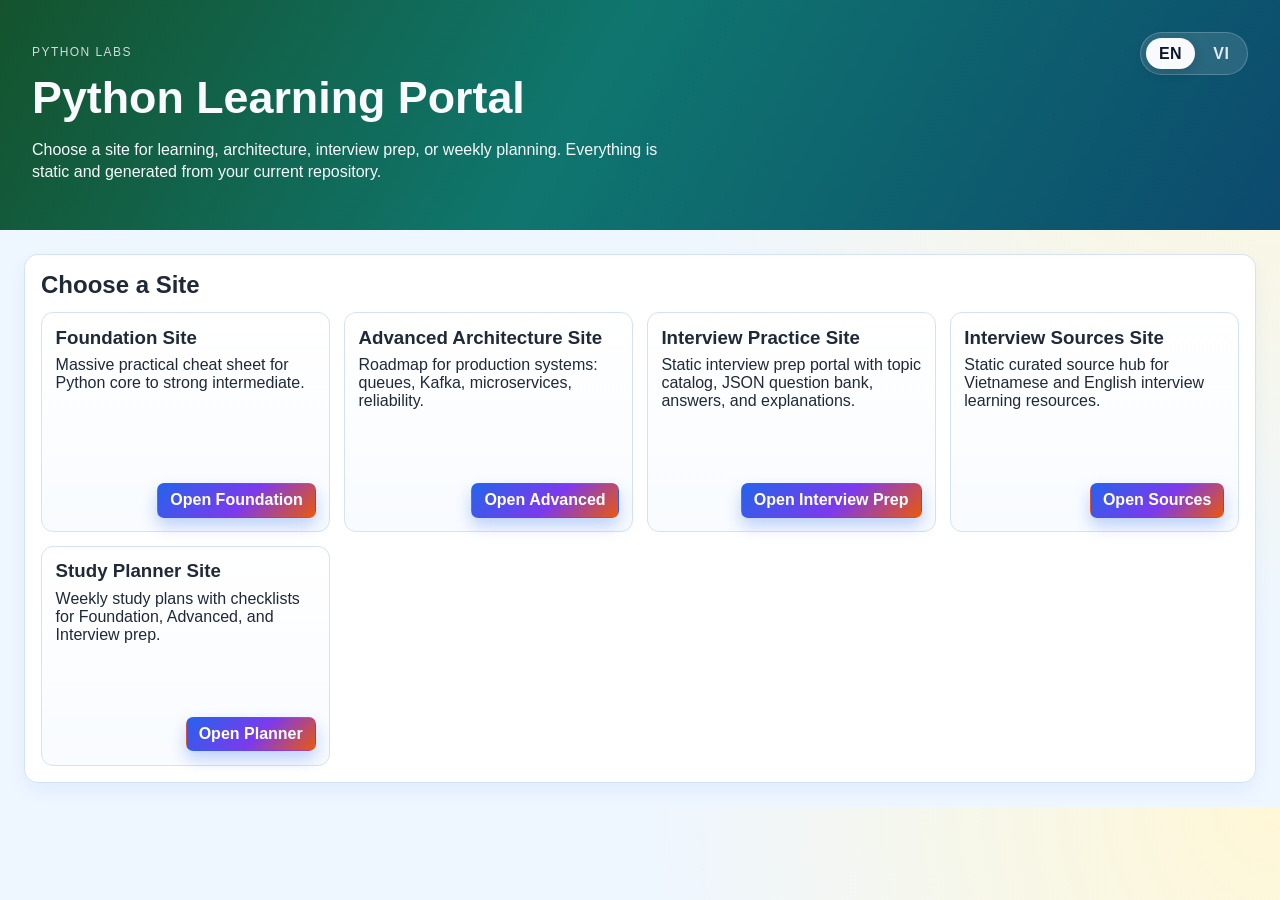
<file: index.html>
<!DOCTYPE html>
<html lang="en">
  <head>
    <meta charset="UTF-8" />
    <meta http-equiv="refresh" content="0; url=site/index.html" />
    <meta name="viewport" content="width=device-width, initial-scale=1.0" />
    <title>Python Labs</title>
    <style>
      body {
        margin: 0;
        min-height: 100vh;
        display: grid;
        place-items: center;
        background: linear-gradient(135deg, #0f172a 0%, #1d4ed8 55%, #f97316 100%);
        color: #f8fafc;
        font-family: "IBM Plex Sans", "Segoe UI", sans-serif;
      }

      main {
        width: min(720px, calc(100vw - 32px));
        background: rgba(15, 23, 42, 0.82);
        border: 1px solid rgba(255, 255, 255, 0.14);
        border-radius: 20px;
        padding: 28px;
        box-shadow: 0 18px 42px rgba(15, 23, 42, 0.35);
      }

      h1 {
        margin-top: 0;
        font-size: clamp(2rem, 5vw, 3rem);
      }

      a {
        color: #fde68a;
      }
    </style>
    <script>
      window.location.replace("site/index.html");
    </script>
  </head>
  <body>
    <main>
      <h1>Python Labs</h1>
      <p>Redirecting to the static learning portal.</p>
      <p>If the redirect does not start, open <a href="site/index.html">site/index.html</a>.</p>
    </main>
  </body>
</html>
</file>
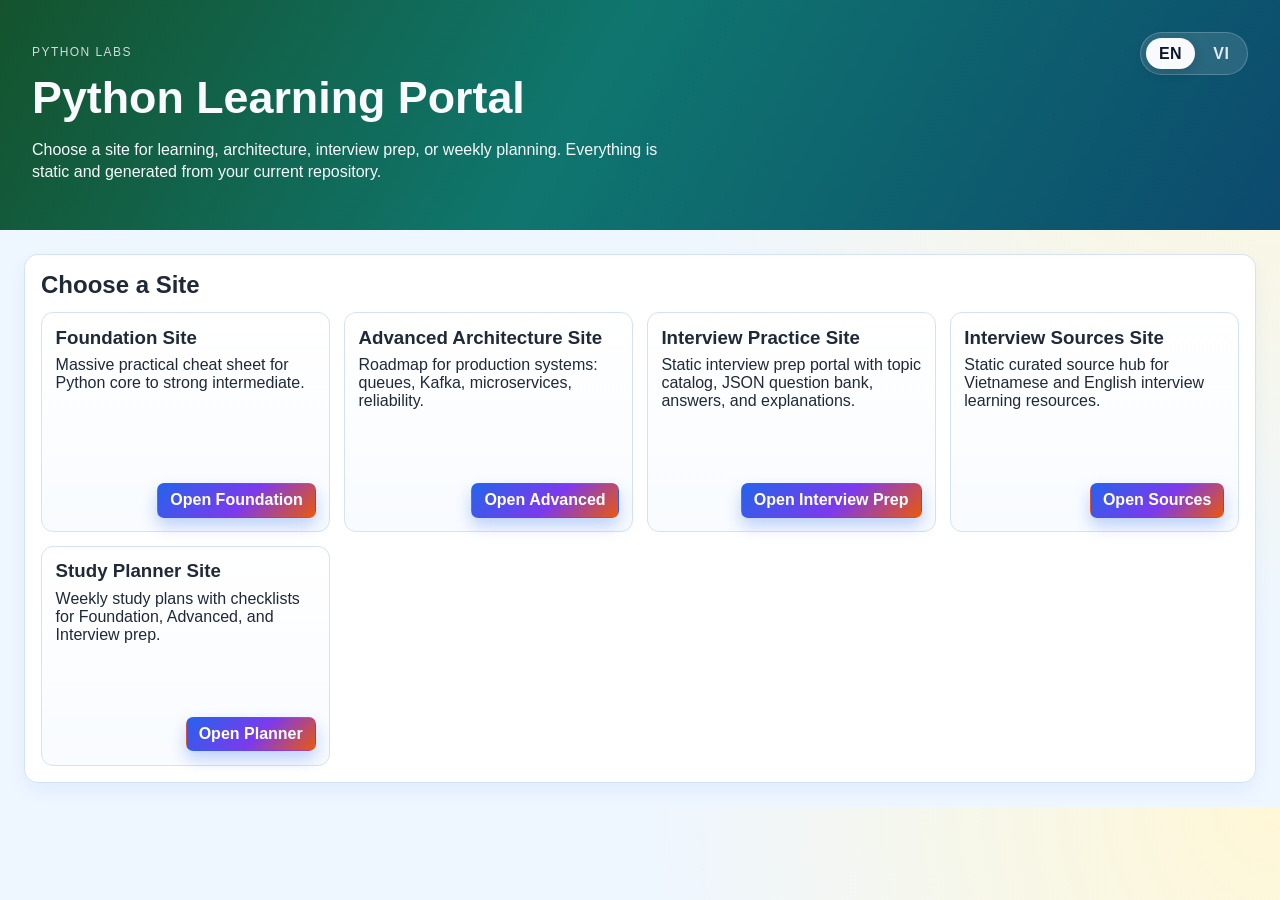
<file: site/index.html>
<!DOCTYPE html>
<html lang="en">
  <head>
    <meta charset="UTF-8" />
    <meta name="viewport" content="width=device-width, initial-scale=1.0" />
    <title>Python Labs Learning Sites</title>
    <link rel="stylesheet" href="assets/styles.css" />
  </head>
  <body data-page="landing">
    <header class="hero landing-hero">
      <div class="hero-content">
        <div class="lang-switch top-right" aria-label="Language switcher">
          <button type="button" class="lang-btn active" data-lang="en">EN</button>
          <button type="button" class="lang-btn" data-lang="vi">VI</button>
        </div>
        <p class="eyebrow" id="eyebrow">Python Labs</p>
        <h1 id="landingTitle">Python Learning Portal</h1>
        <p id="landingSubtitle">
          Choose a site for learning, architecture, interview prep, or weekly planning.
          Everything is static and generated from your current repository.
        </p>
      </div>
    </header>

    <main>
      <section class="panel">
        <h2 id="landingSectionTitle">Choose a Site</h2>
        <div class="cards landing-grid">
          <article class="service-card landing-card">
            <h3 id="landingFoundationTitle">Foundation Site</h3>
            <p id="landingFoundationSummary">Massive practical cheat sheet for Python core to strong intermediate.</p>
            <p class="landing-card-action"><a class="btn" id="landingFoundationButton" href="foundation.html">Open Foundation</a></p>
          </article>
          <article class="service-card landing-card">
            <h3 id="landingAdvancedTitle">Advanced Architecture Site</h3>
            <p id="landingAdvancedSummary">Roadmap for production systems: queues, Kafka, microservices, reliability.</p>
            <p class="landing-card-action"><a class="btn" id="landingAdvancedButton" href="advanced.html">Open Advanced</a></p>
          </article>
          <article class="service-card landing-card">
            <h3 id="landingInterviewTitle">Interview Practice Site</h3>
            <p id="landingInterviewSummary">Static interview prep portal with topic catalog, JSON question bank, answers, and explanations.</p>
            <p class="landing-card-action"><a class="btn" id="landingInterviewButton" href="interview.html">Open Interview Prep</a></p>
          </article>
          <article class="service-card landing-card">
            <h3 id="landingSourcesTitle">Interview Sources Site</h3>
            <p id="landingSourcesSummary">Static curated source hub for Vietnamese and English interview learning resources.</p>
            <p class="landing-card-action"><a class="btn" id="landingSourcesButton" href="interview-sources.html">Open Sources</a></p>
          </article>
          <article class="service-card landing-card">
            <h3 id="landingPlannerTitle">Study Planner Site</h3>
            <p id="landingPlannerSummary">Weekly study plans with checklists for Foundation, Advanced, and Interview prep.</p>
            <p class="landing-card-action"><a class="btn" id="landingPlannerButton" href="planner.html">Open Planner</a></p>
          </article>
        </div>
      </section>
    </main>
    <script src="assets/site.js"></script>
  </body>
</html>
</file>
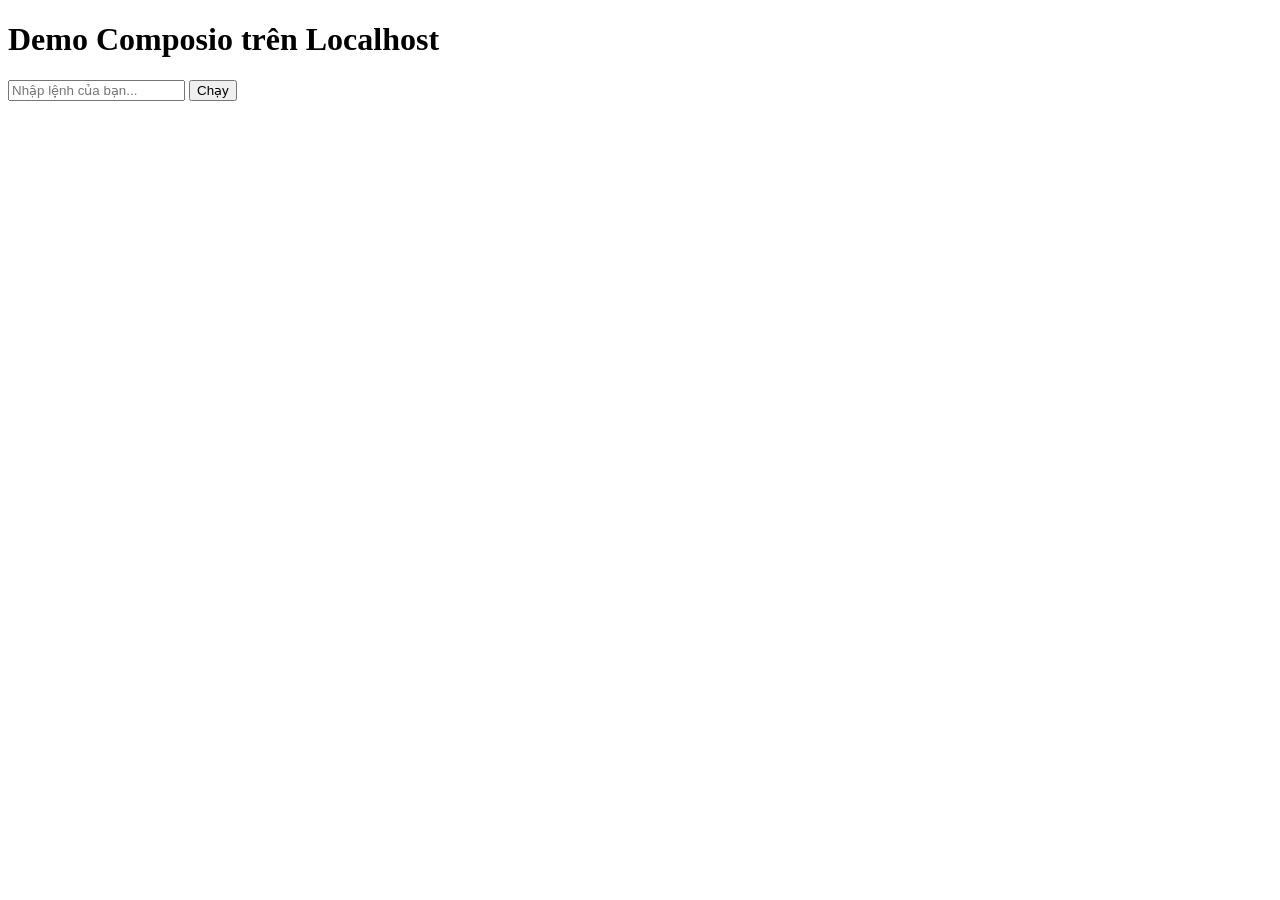
<file: composio/Begin/templates/index.html>
<!DOCTYPE html>
<html lang="vi">
<head>
    <meta charset="UTF-8">
    <meta name="viewport" content="width=device-width, initial-scale=1.0">
    <title>Demo Composio</title>
    <script>
        async function runComposio() {
            const input = document.getElementById("userInput").value;
            const response = await fetch("/run", {
                method: "POST",
                headers: { "Content-Type": "application/json" },
                body: JSON.stringify({ input })
            });

            const result = await response.json();
            document.getElementById("output").innerText = JSON.stringify(result, null, 2);
        }
    </script>
</head>
<body>
    <h1>Demo Composio trên Localhost</h1>
    <input type="text" id="userInput" placeholder="Nhập lệnh của bạn...">
    <button onclick="runComposio()">Chạy</button>
    <pre id="output"></pre>
</body>
</html>
</file>
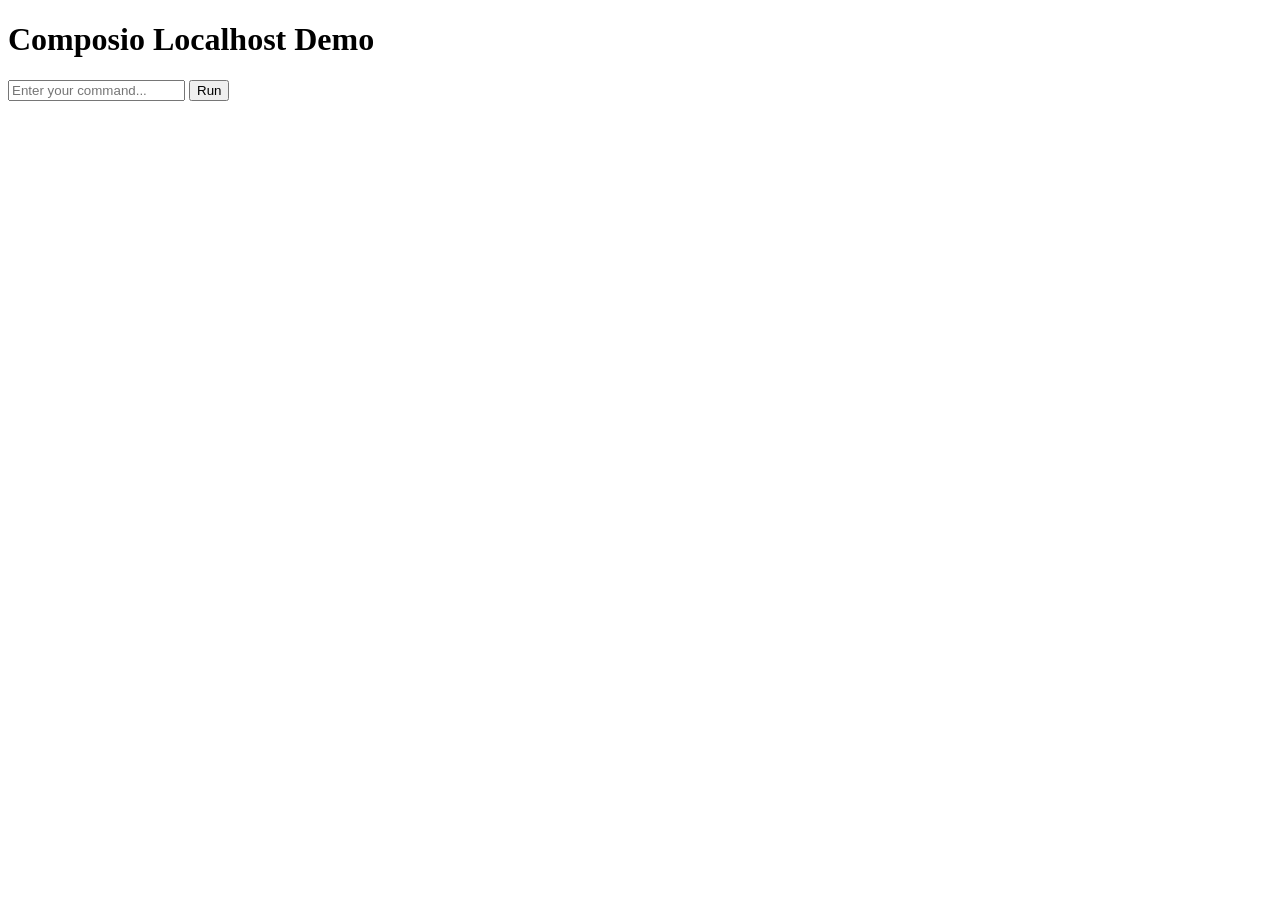
<file: services/composio/Begin/templates/index.html>
<!DOCTYPE html>
<html lang="en">
<head>
    <meta charset="UTF-8">
    <meta name="viewport" content="width=device-width, initial-scale=1.0">
    <title>Demo Composio</title>
    <script>
        async function runComposio() {
            const input = document.getElementById("userInput").value;
            const response = await fetch("/run", {
                method: "POST",
                headers: { "Content-Type": "application/json" },
                body: JSON.stringify({ input })
            });

            const result = await response.json();
            document.getElementById("output").innerText = JSON.stringify(result, null, 2);
        }
    </script>
</head>
<body>
    <h1>Composio Localhost Demo</h1>
    <input type="text" id="userInput" placeholder="Enter your command...">
    <button onclick="runComposio()">Run</button>
    <pre id="output"></pre>
</body>
</html>
</file>
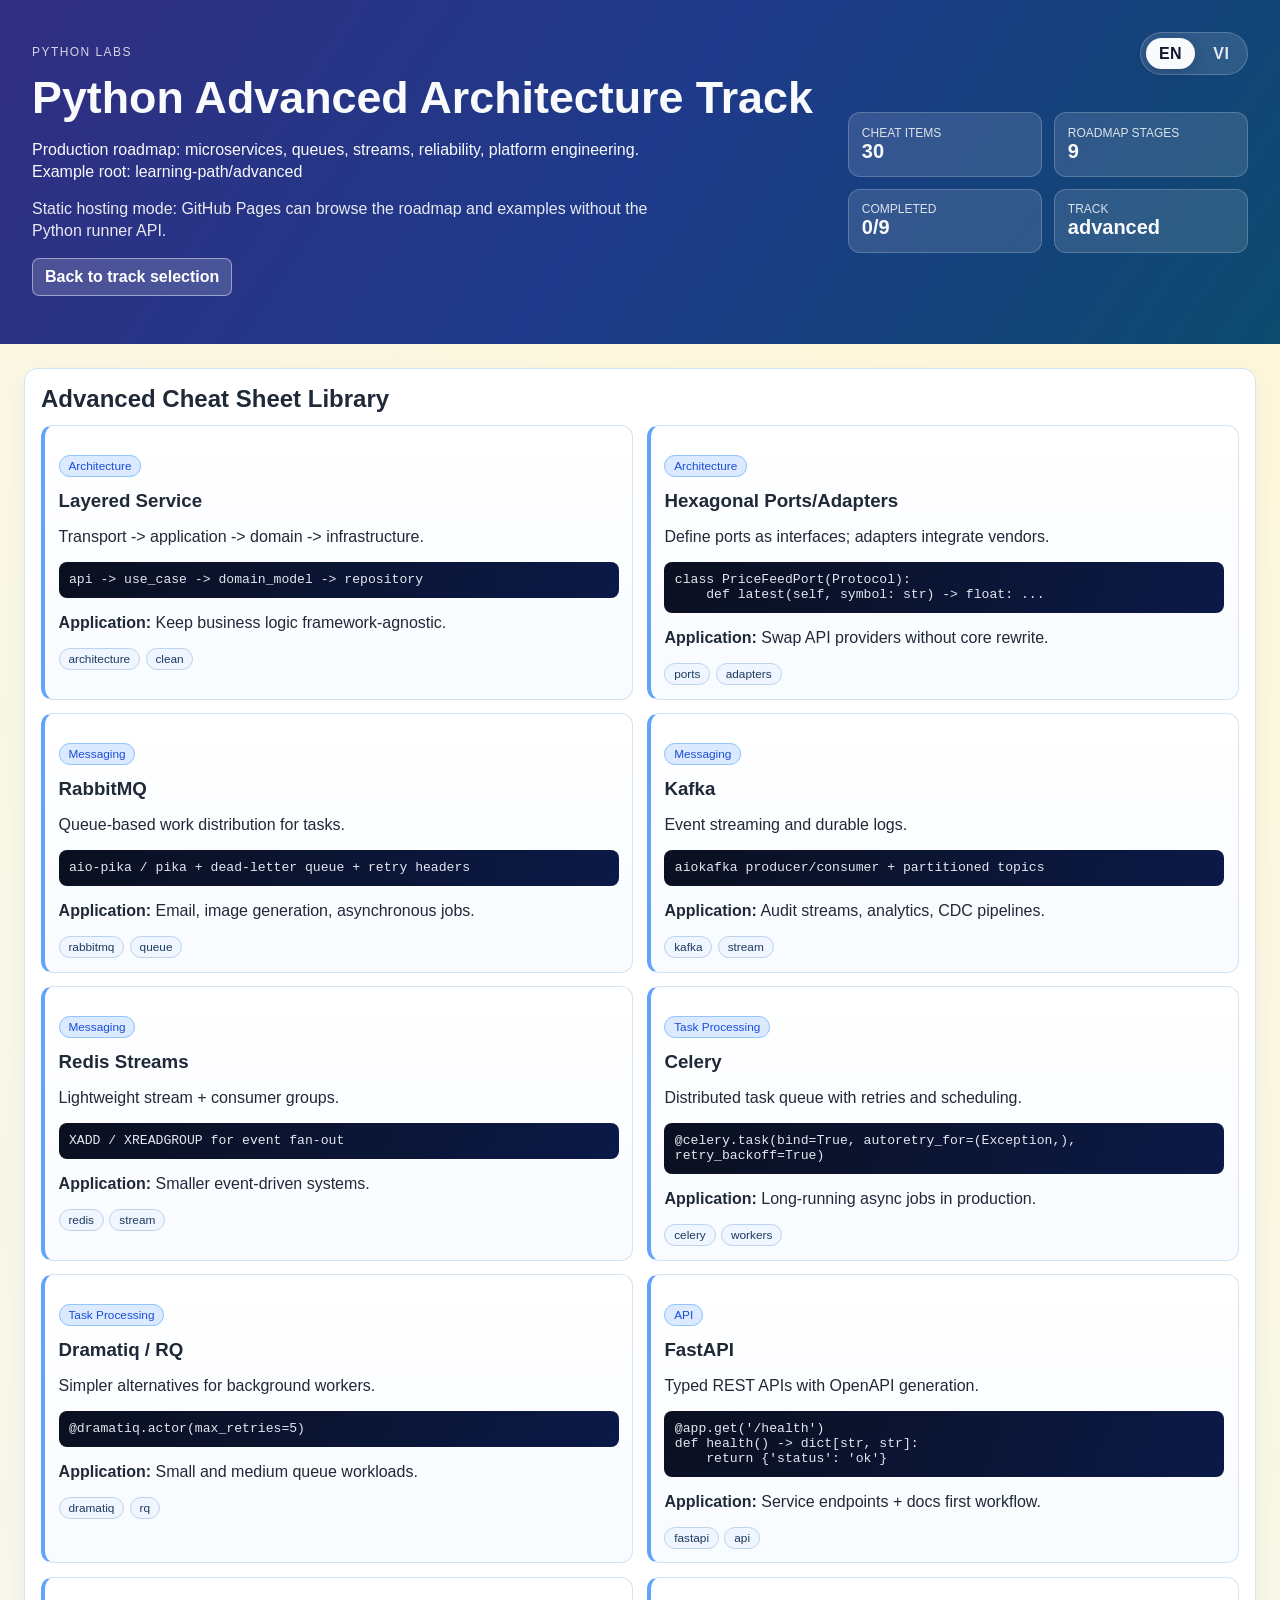
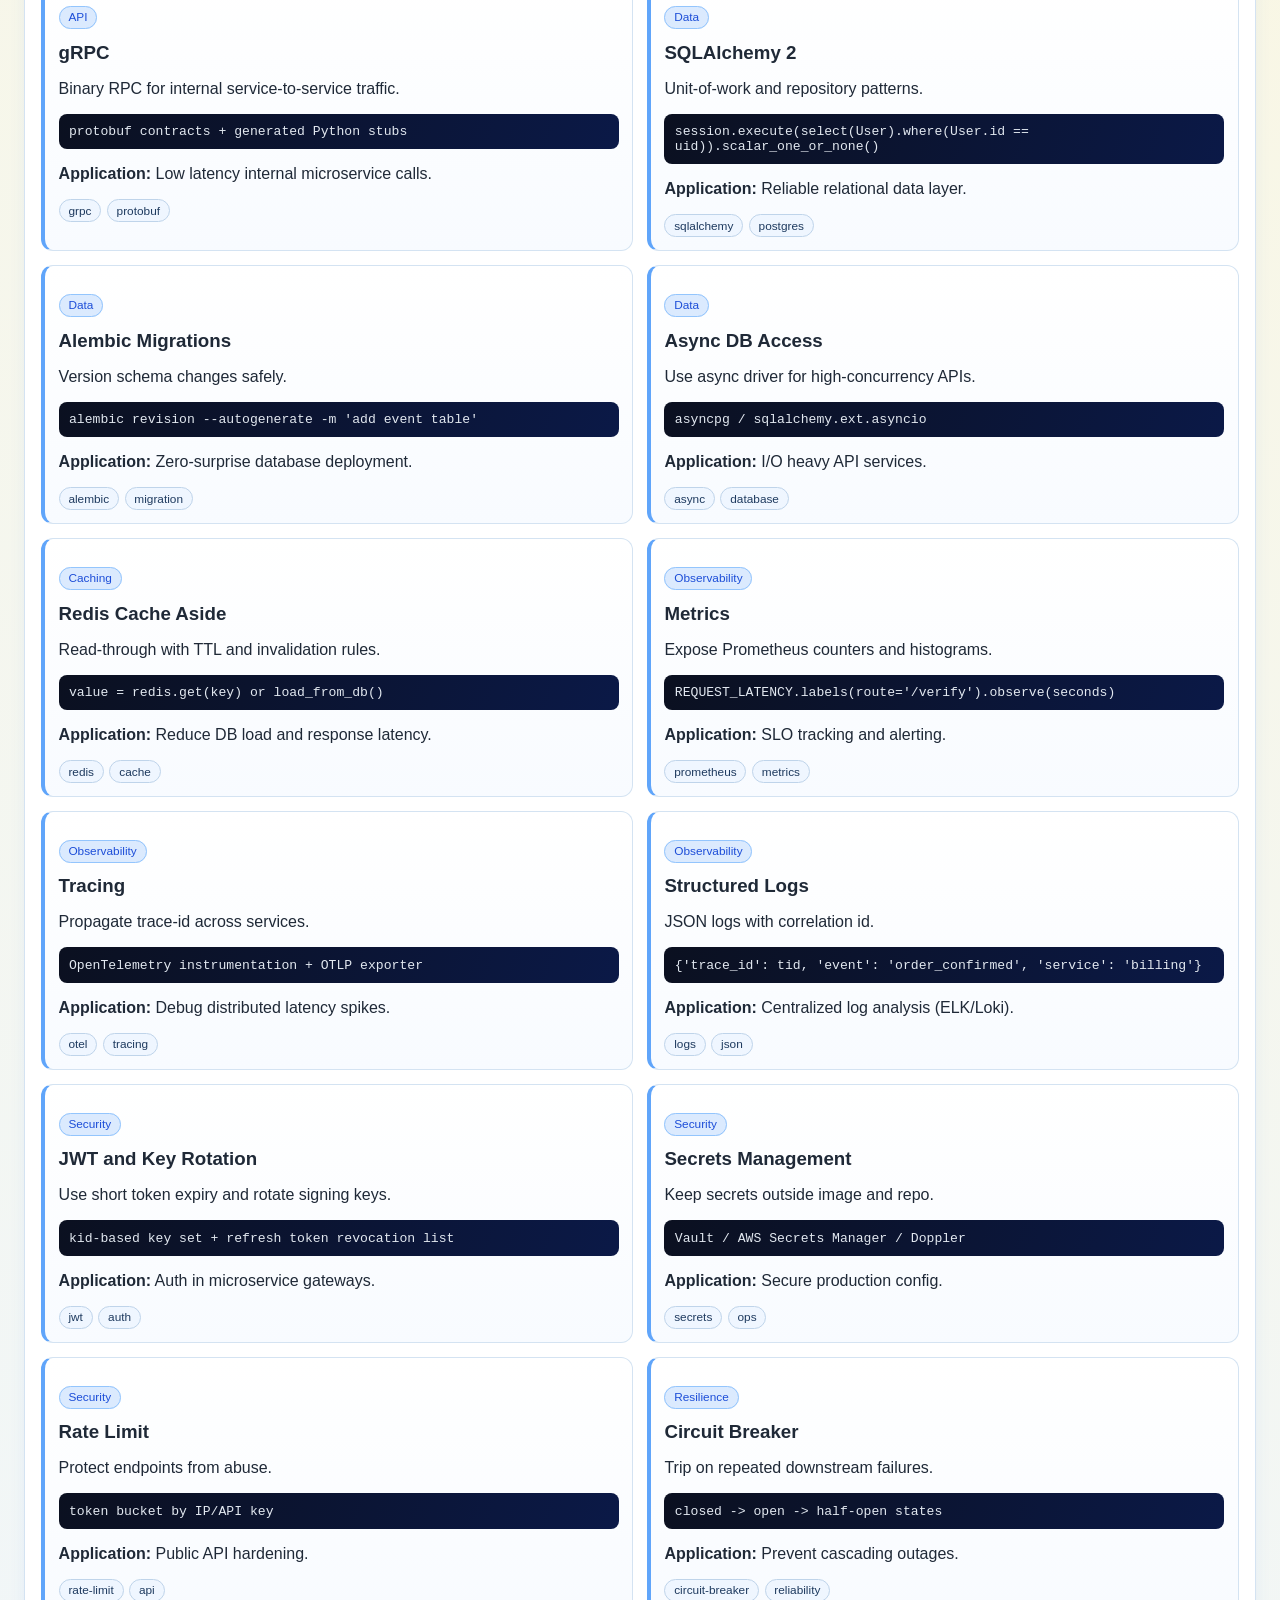
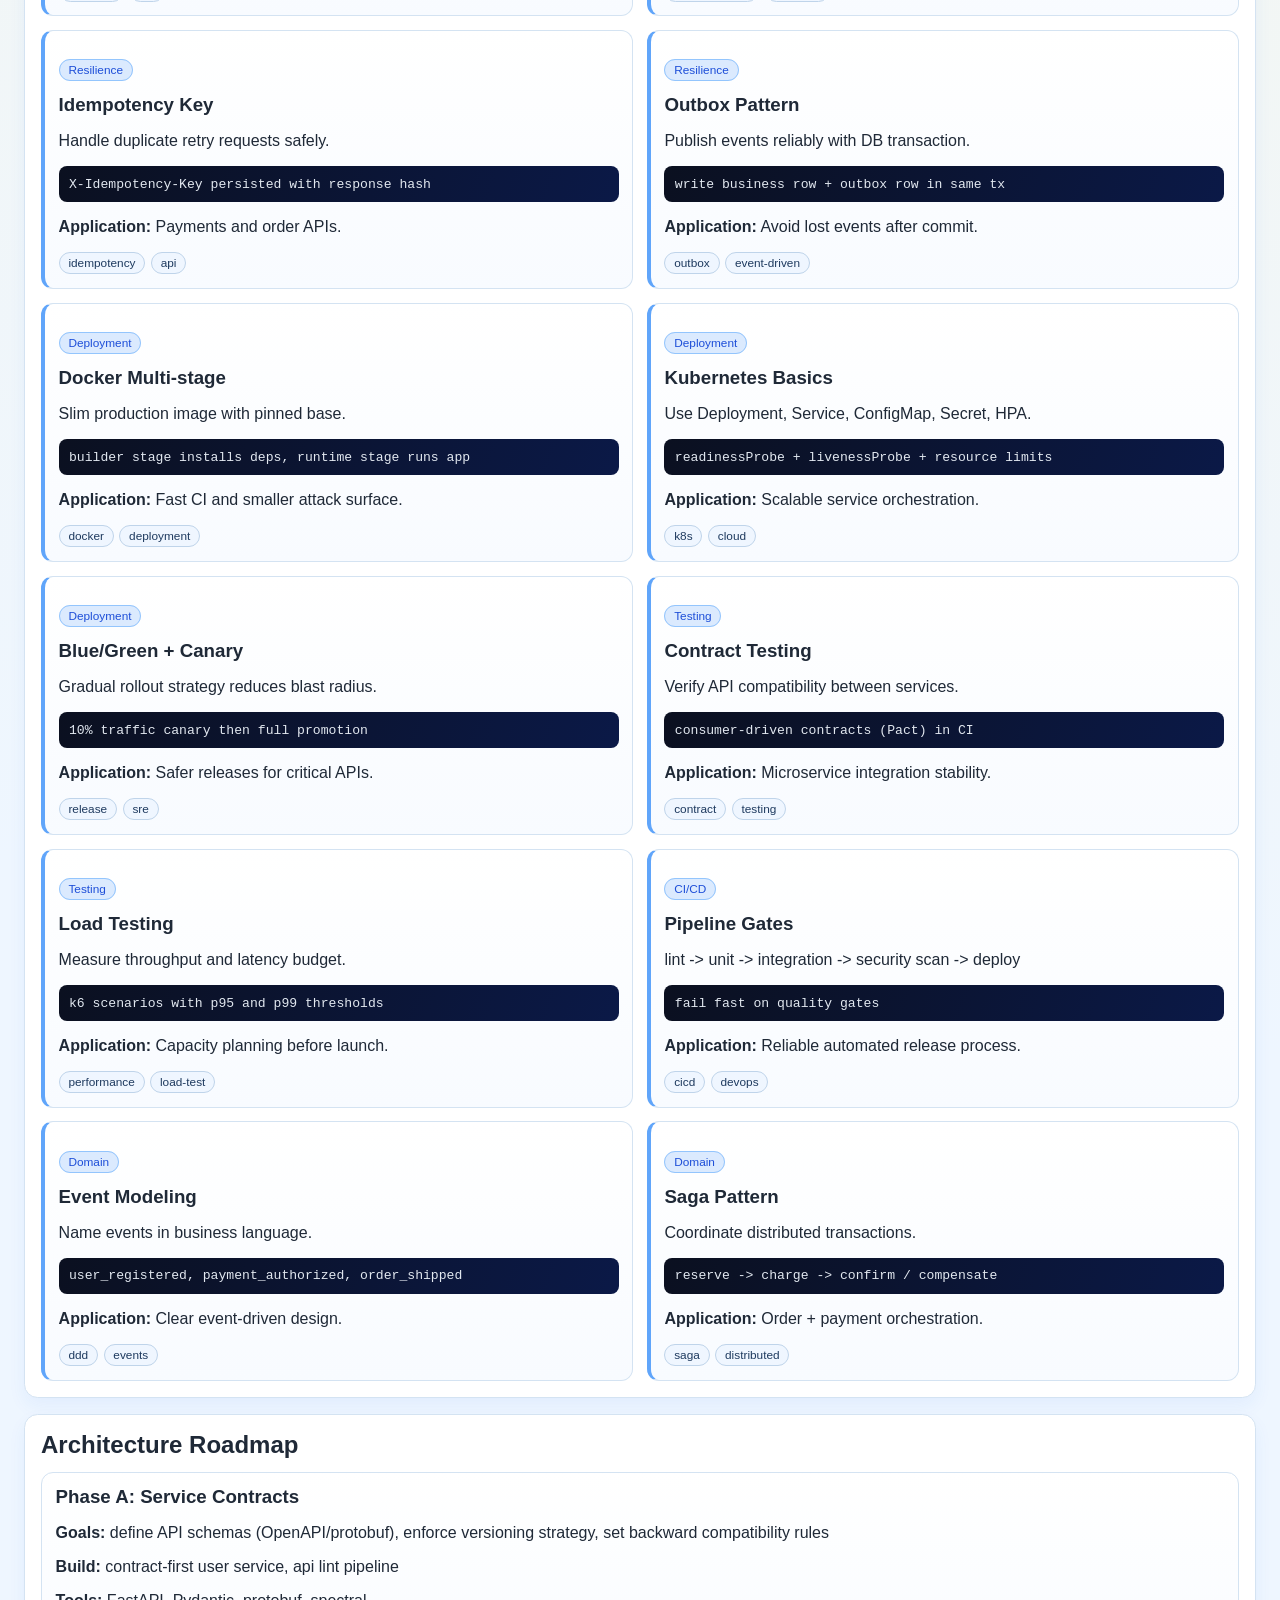
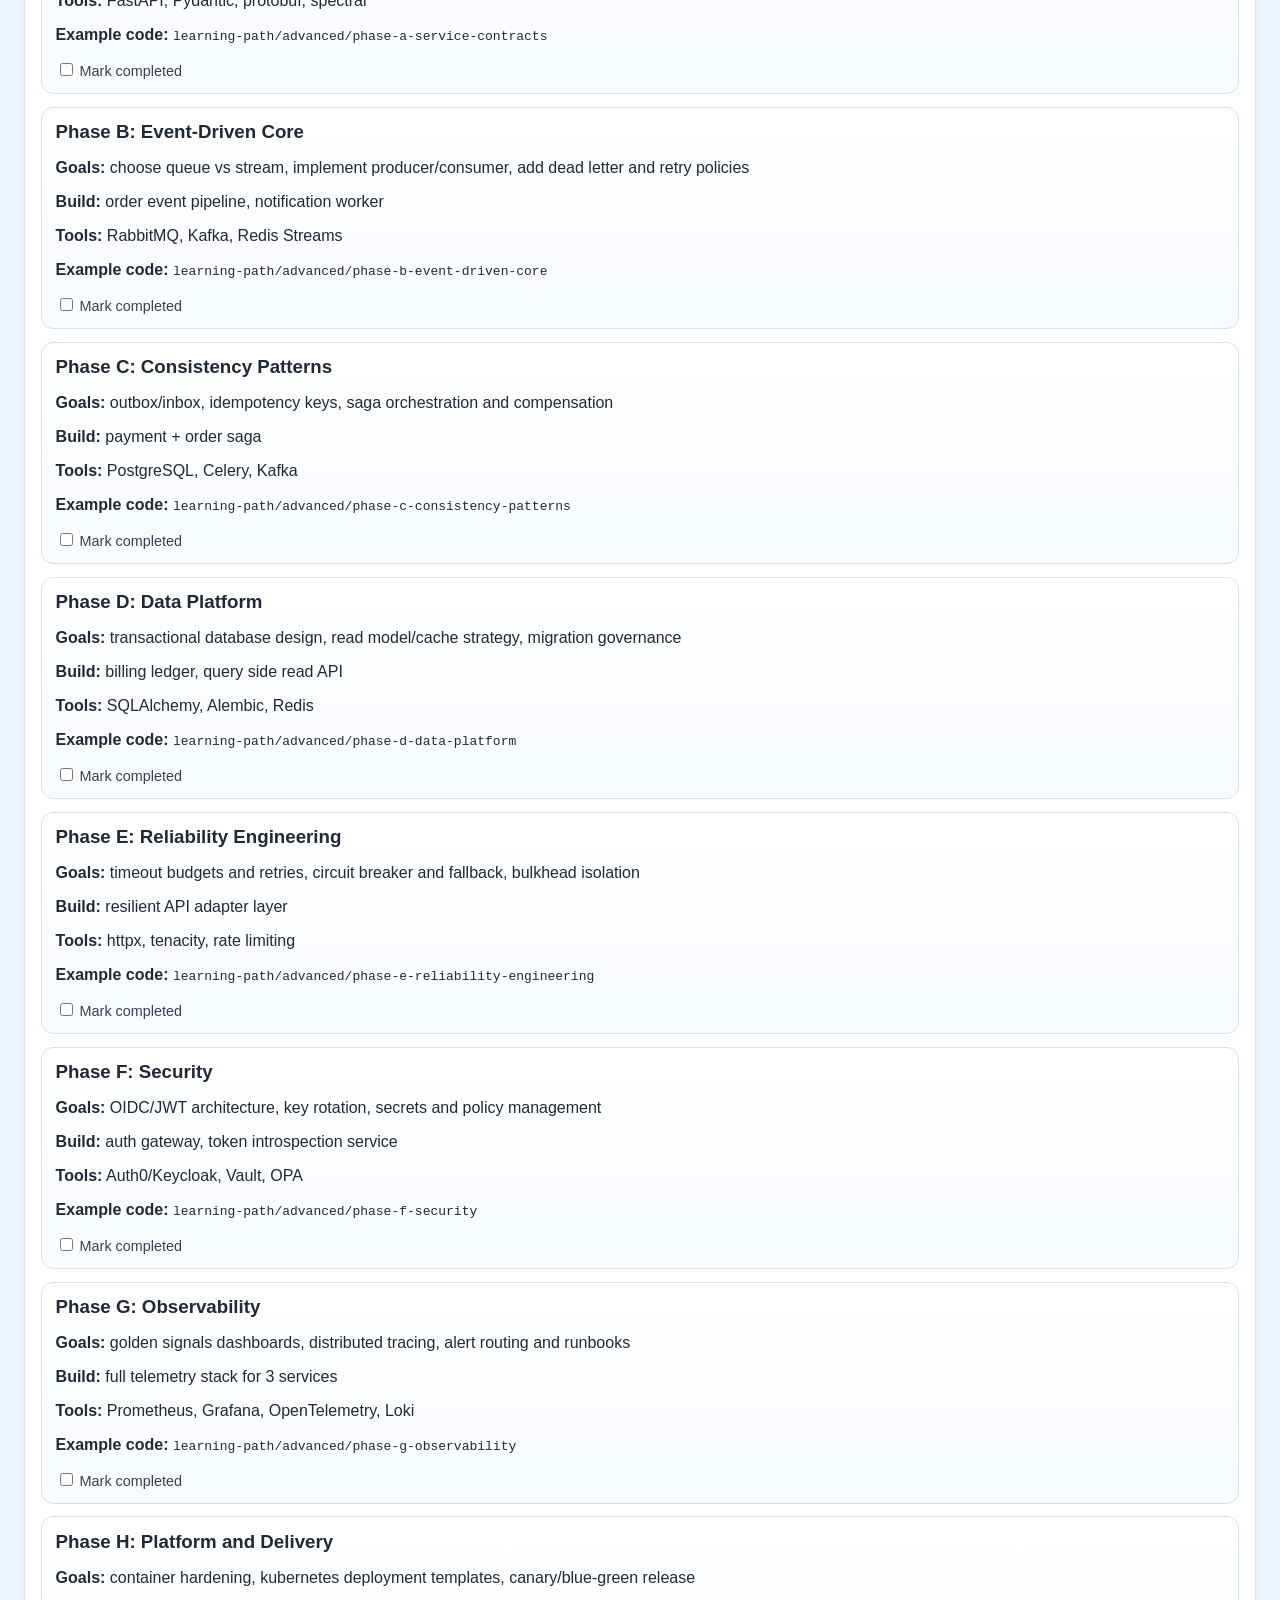
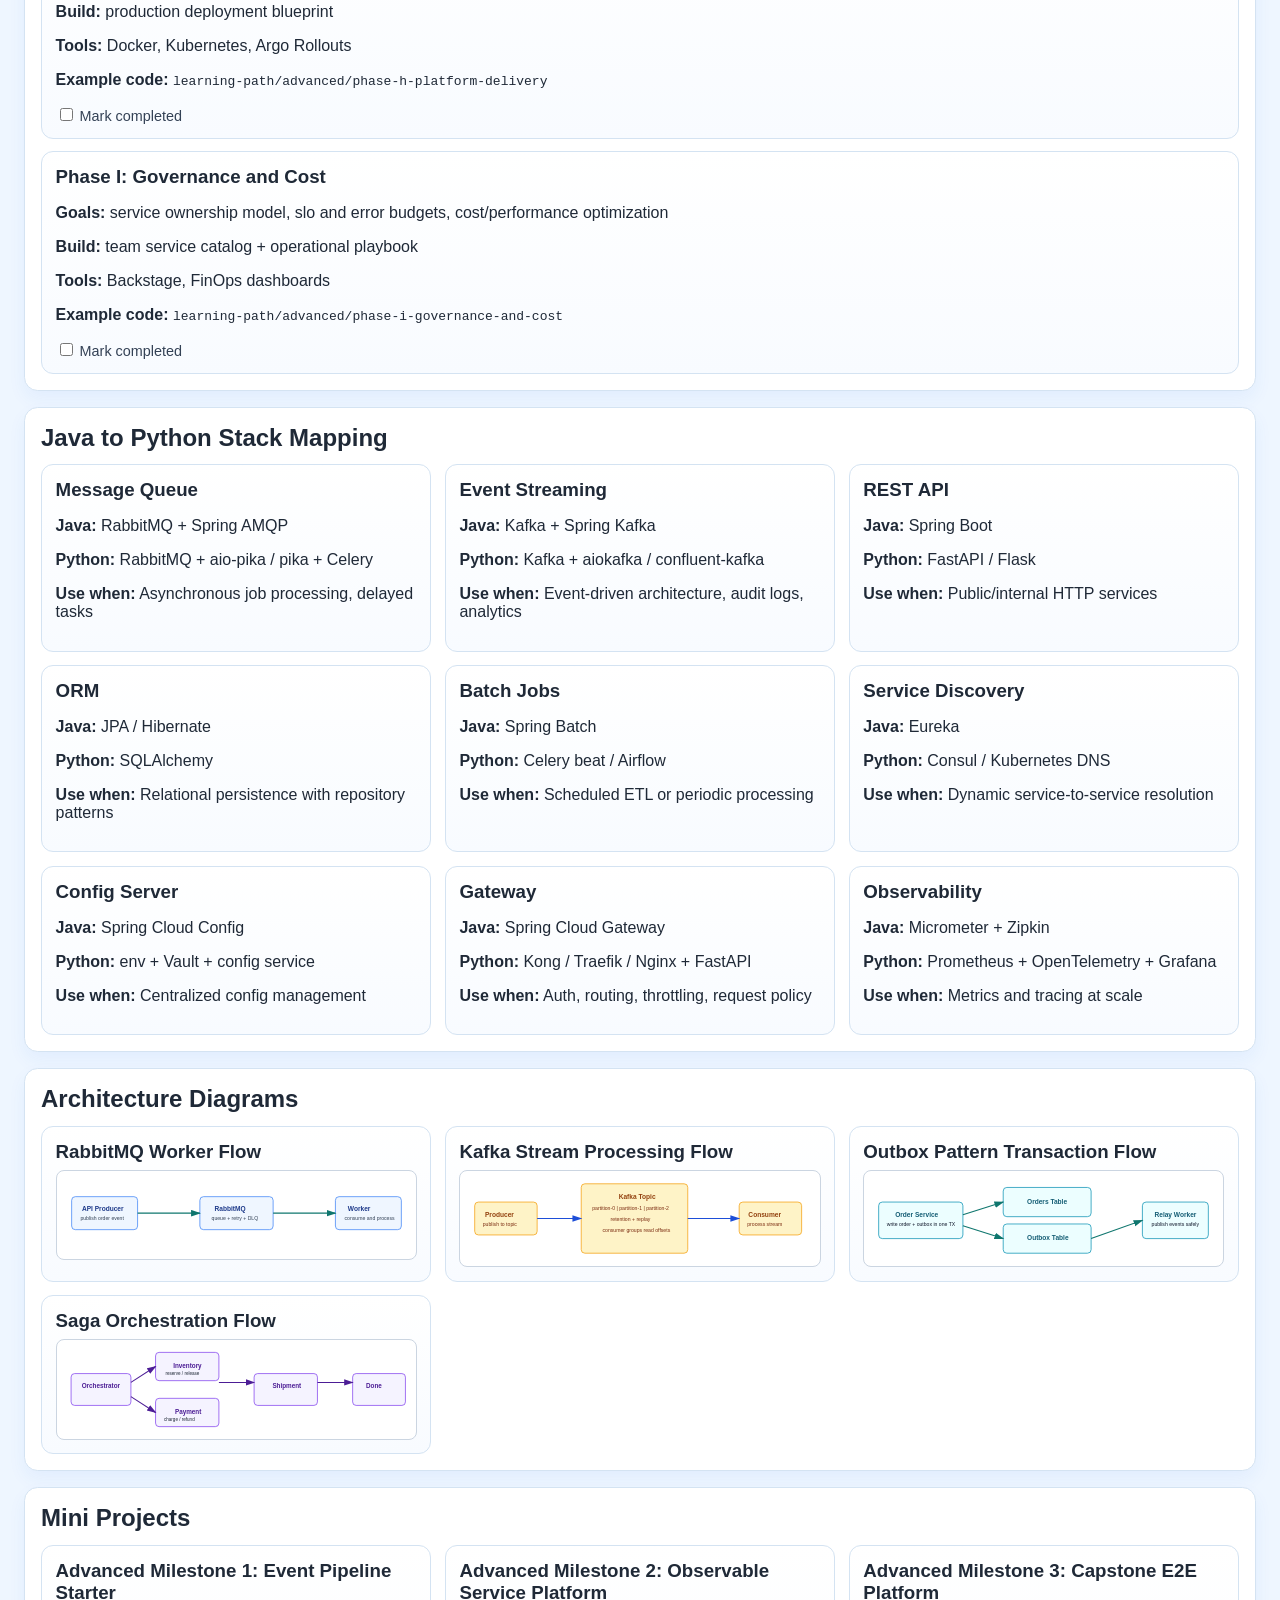
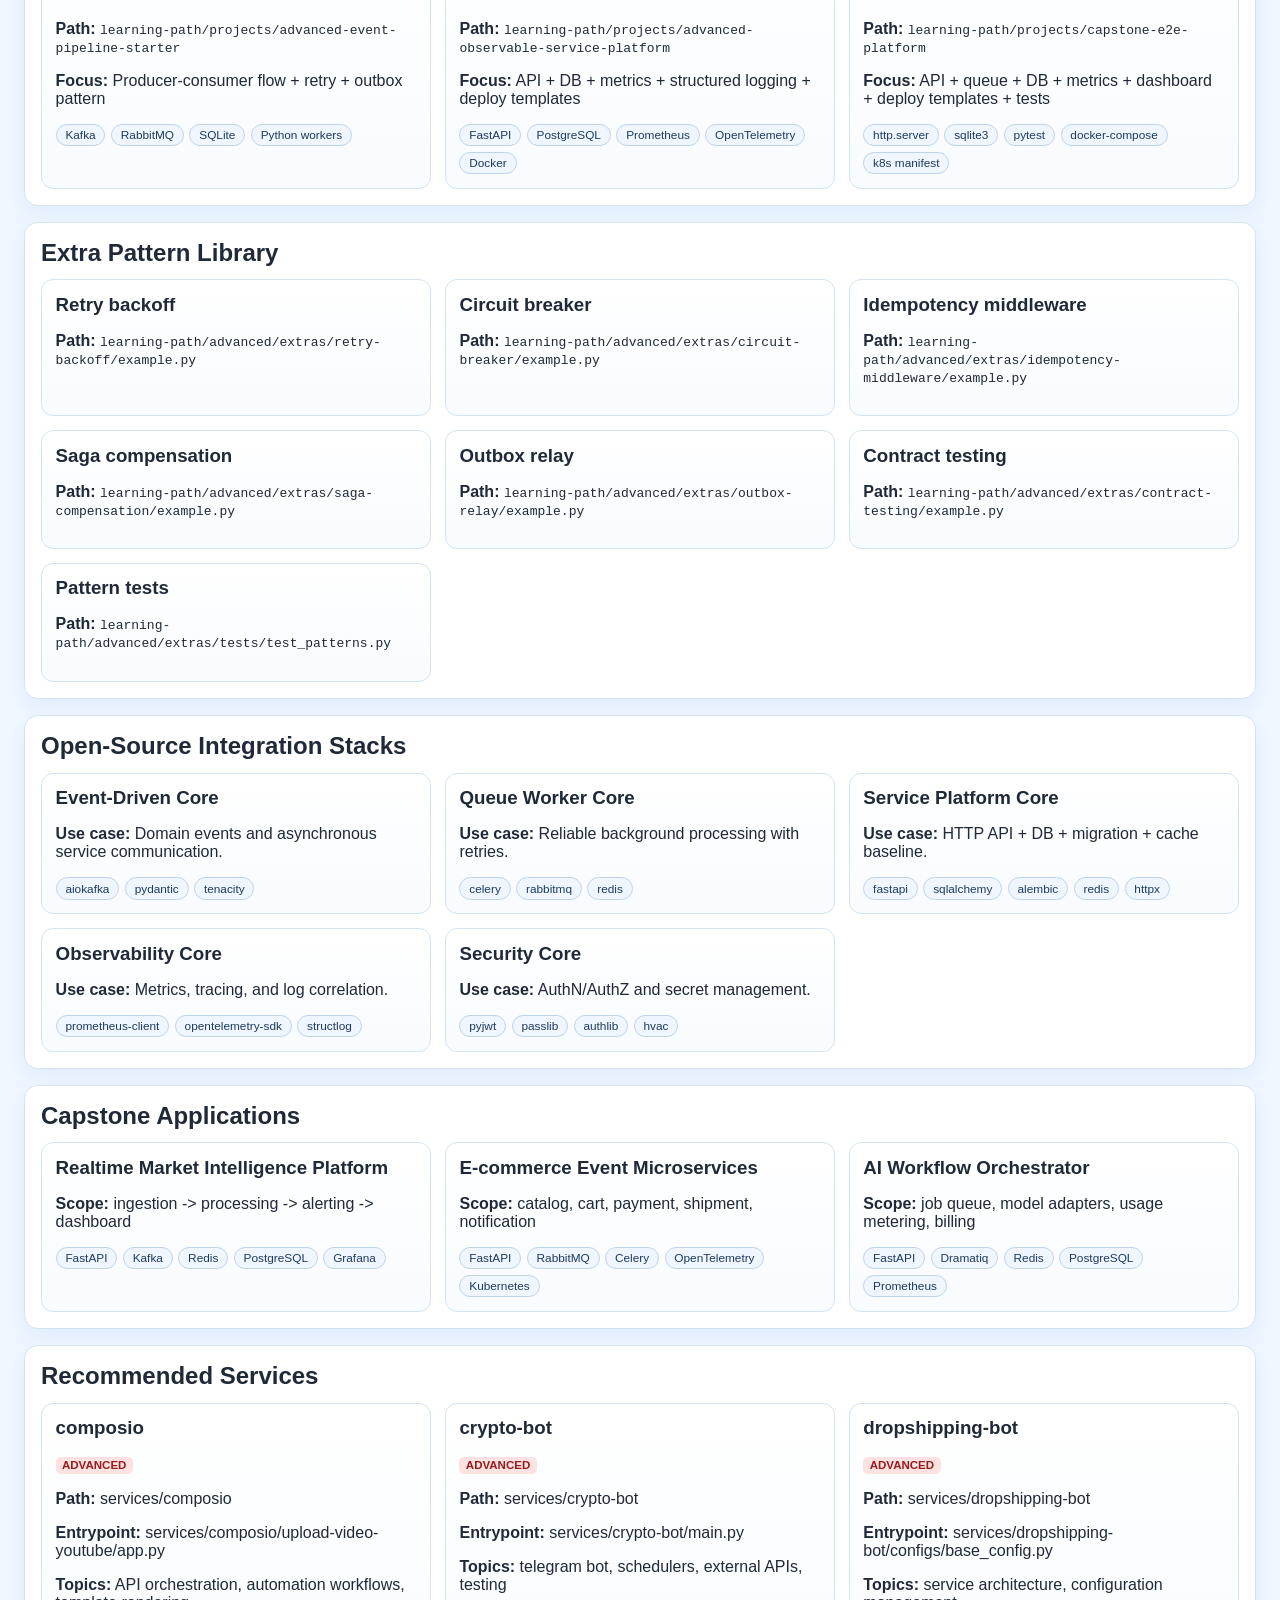
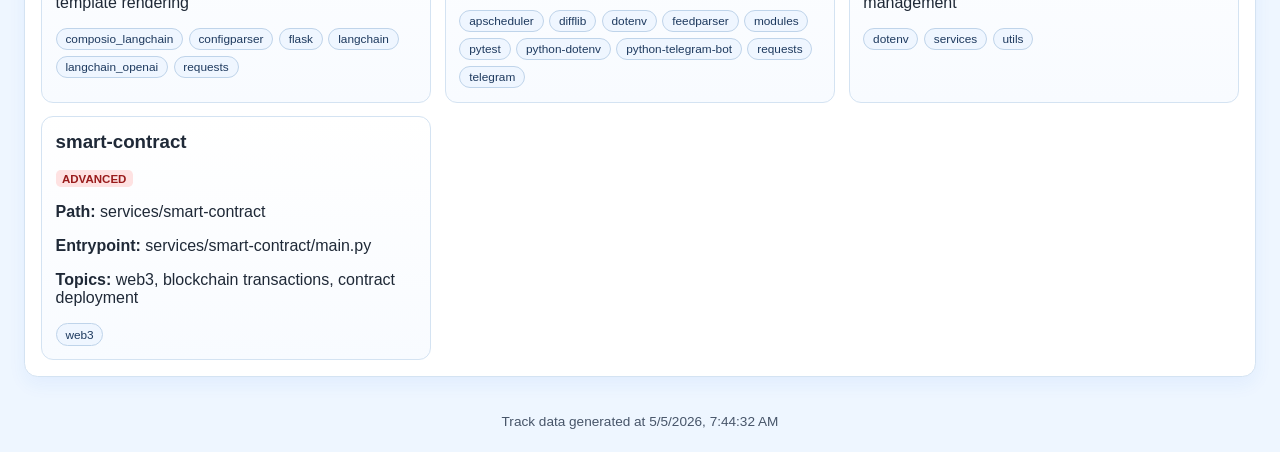
<file: site/advanced.html>
<!DOCTYPE html>
<html lang="en">
  <head>
    <meta charset="UTF-8" />
    <meta name="viewport" content="width=device-width, initial-scale=1.0" />
    <title>Python Advanced Architecture Track</title>
    <link rel="stylesheet" href="assets/styles.css" />
  </head>
  <body data-track="advanced" data-source="data/advanced.json">
    <header class="hero advanced-hero">
      <div class="hero-content">
        <div class="lang-switch top-right" aria-label="Language switcher">
          <button type="button" class="lang-btn active" data-lang="en">EN</button>
          <button type="button" class="lang-btn" data-lang="vi">VI</button>
        </div>
        <p class="eyebrow" id="eyebrow">Python Labs</p>
        <h1 id="title">Advanced Architecture Track</h1>
        <p id="subtitle"></p>
        <p id="staticNote" class="hero-note"></p>
        <p><a class="btn" id="backButton" href="index.html">Back to track selection</a></p>
      </div>
      <div class="stats" id="stats"></div>
    </header>

    <main>
      <section class="panel">
        <h2 id="sectionCheatSheet">Advanced Cheat Sheet Library</h2>
        <div id="cheatsheet" class="cards"></div>
      </section>

      <section class="panel">
        <h2 id="sectionRoadmap">Architecture Roadmap</h2>
        <div id="roadmap" class="timeline"></div>
      </section>

      <section class="panel" id="mapPanel">
        <h2 id="sectionMap">Java to Python Stack Mapping</h2>
        <div id="stackmap" class="cards"></div>
      </section>

      <section class="panel" id="diagramPanel">
        <h2 id="sectionDiagrams">Architecture Diagrams</h2>
        <div id="diagrams" class="cards"></div>
      </section>

      <section class="panel">
        <h2 id="sectionMiniProjects">Mini Projects</h2>
        <div id="miniProjects" class="cards"></div>
      </section>

      <section class="panel" id="extraPanel">
        <h2 id="sectionExtraExamples">Extra Pattern Library</h2>
        <div id="extraExamples" class="cards"></div>
      </section>

      <section class="panel" id="ossPanel">
        <h2 id="sectionOpenSource">Open-Source Integration Stacks</h2>
        <div id="oss" class="cards"></div>
      </section>

      <section class="panel" id="capstonePanel">
        <h2 id="sectionCapstones">Capstone Applications</h2>
        <div id="capstones" class="cards"></div>
      </section>

      <section class="panel">
        <h2 id="sectionServices">Recommended Services</h2>
        <div id="services" class="cards"></div>
      </section>
    </main>

    <section class="panel console-panel" id="consolePanel">
      <h2 id="runnerHeading">Example Runner Output</h2>
      <pre id="runnerOutput"><code>Select a roadmap item and click "Run example".</code></pre>
    </section>

    <footer><span id="generatedAt"></span></footer>
    <script src="assets/site.js"></script>
    <script src="assets/learning.js"></script>
  </body>
</html>
</file>
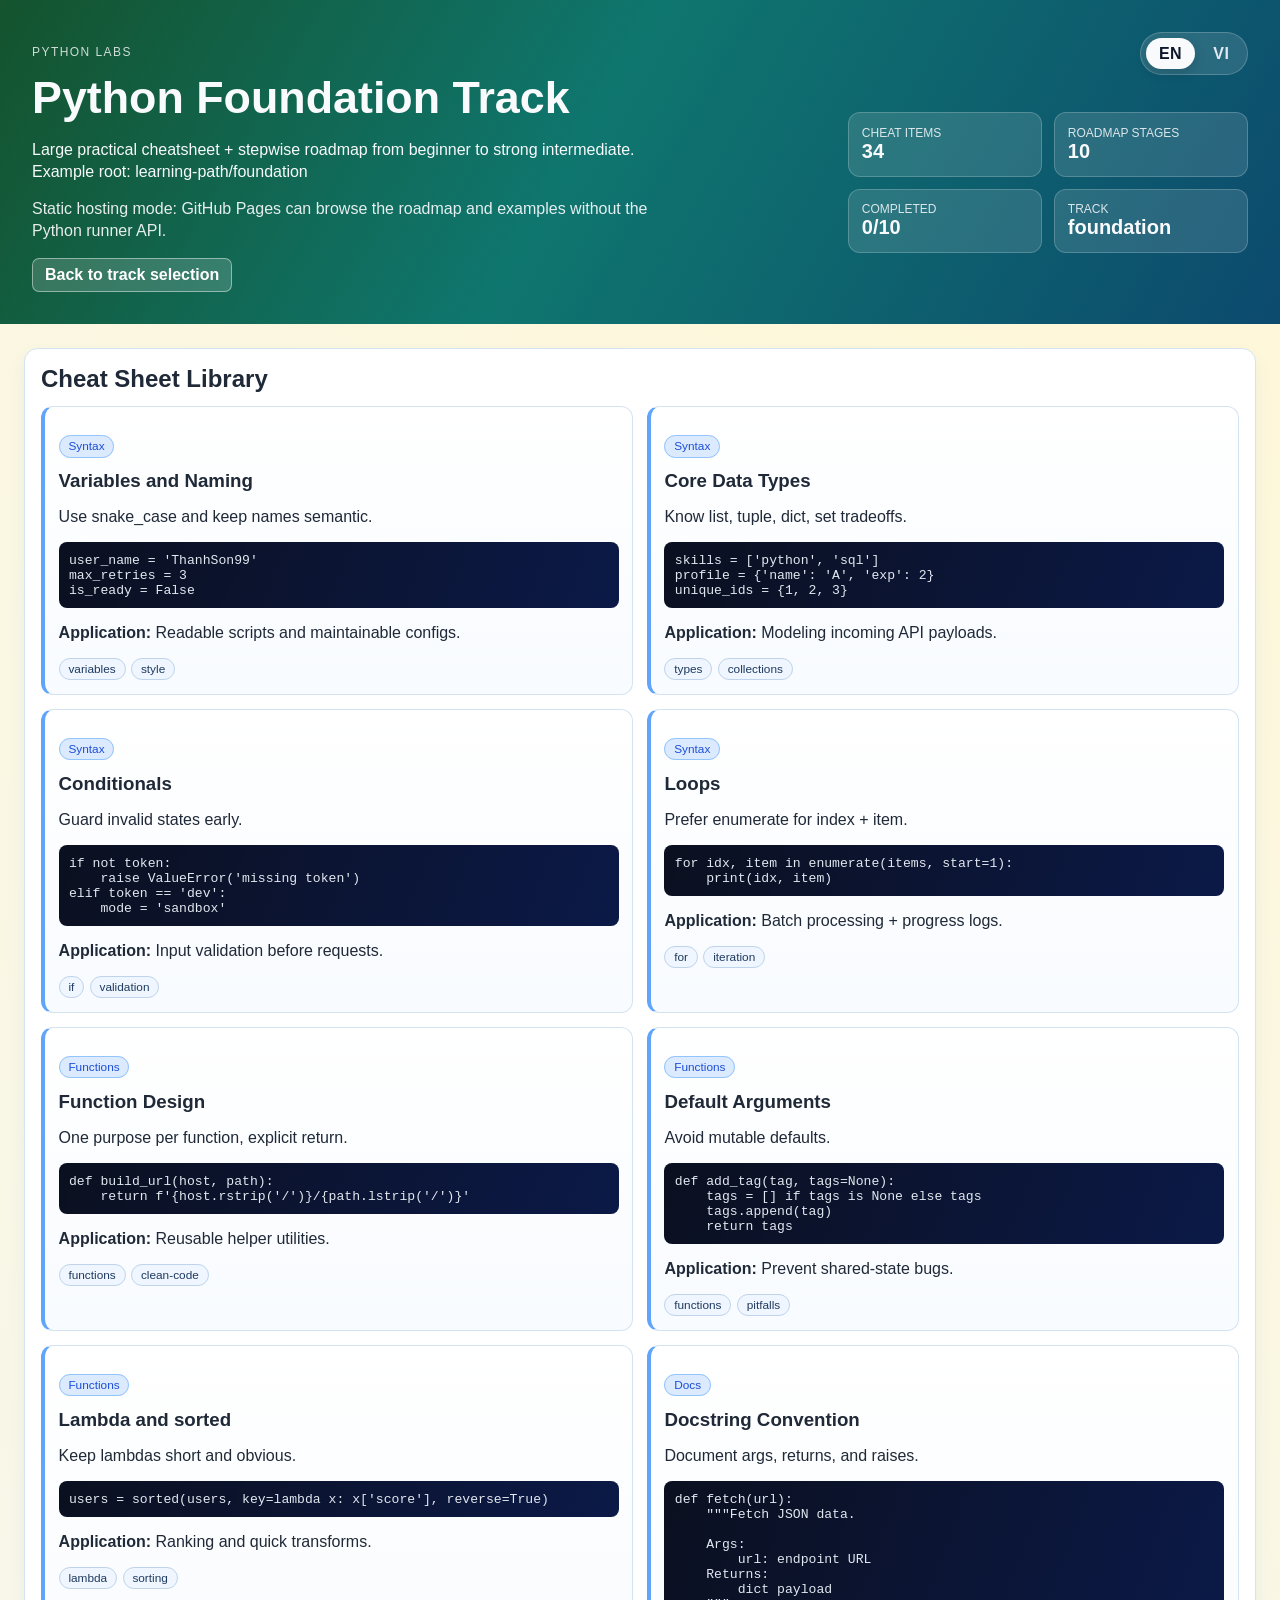
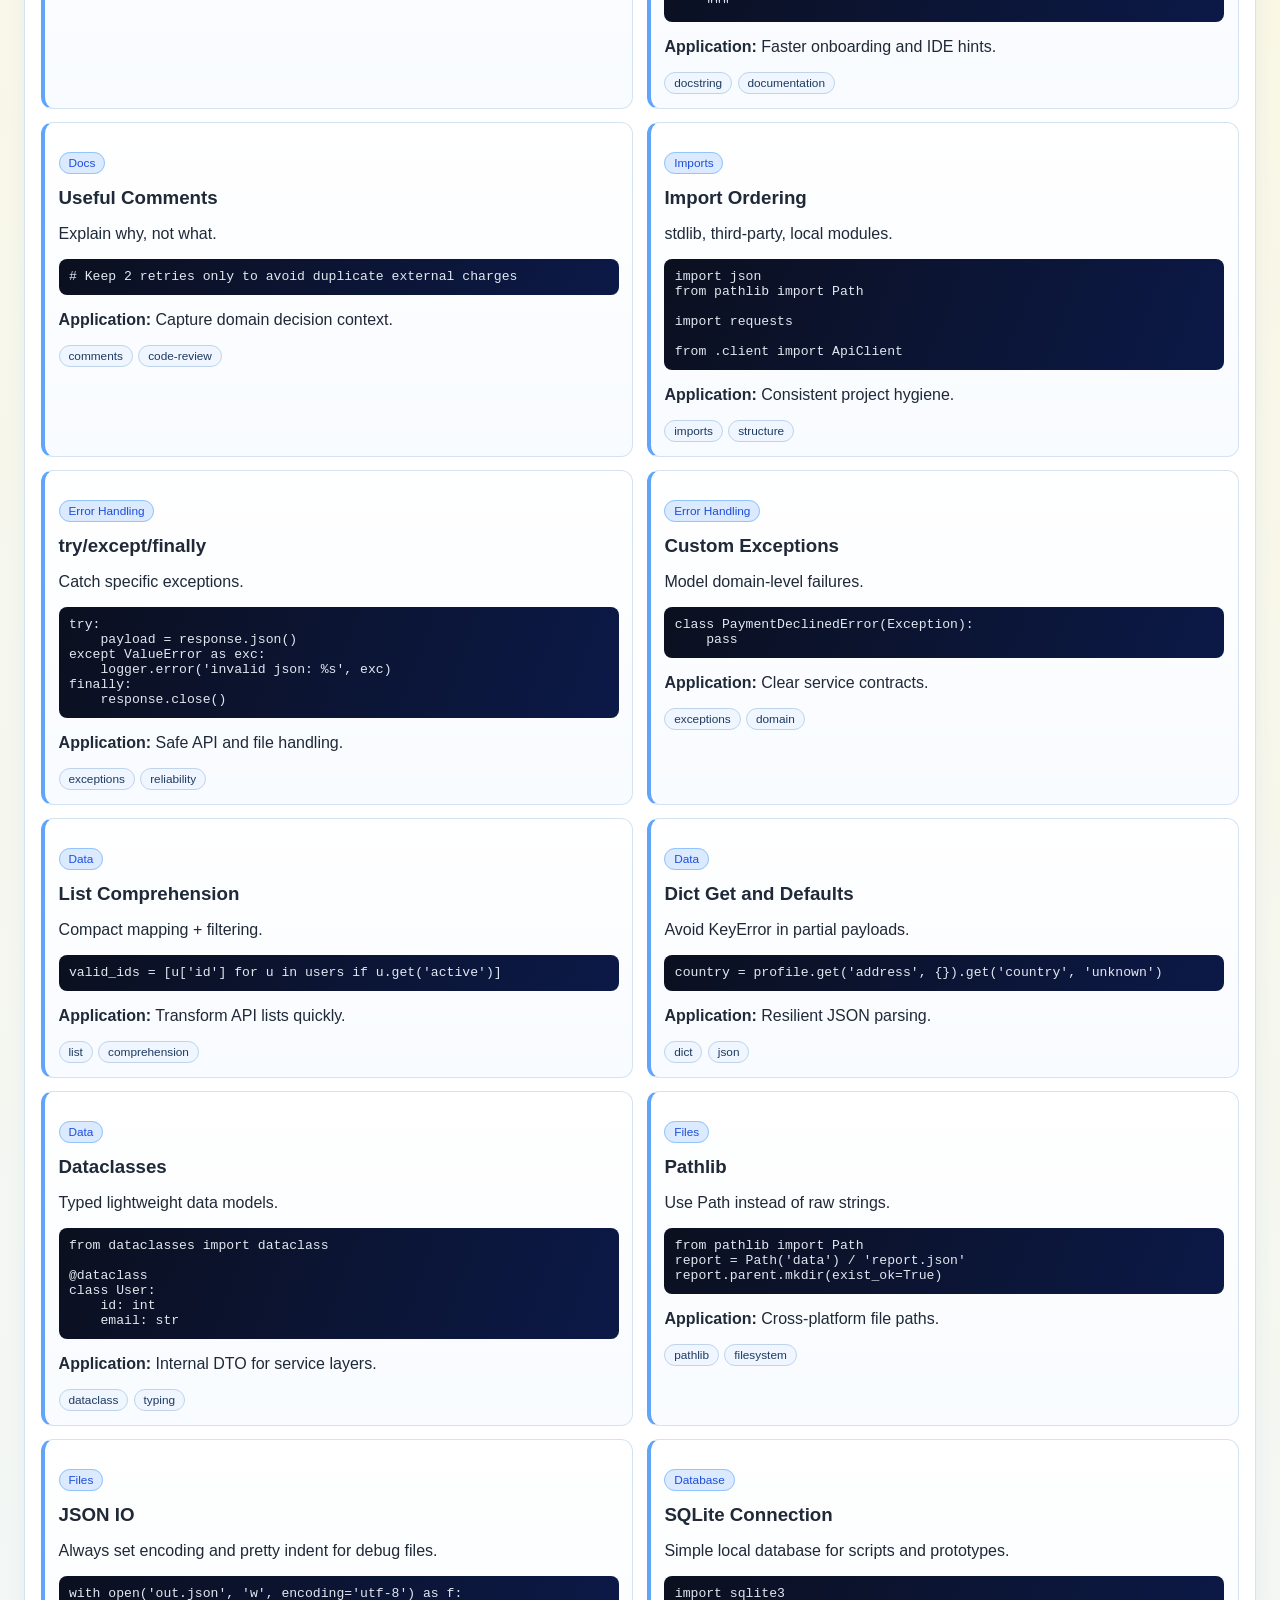
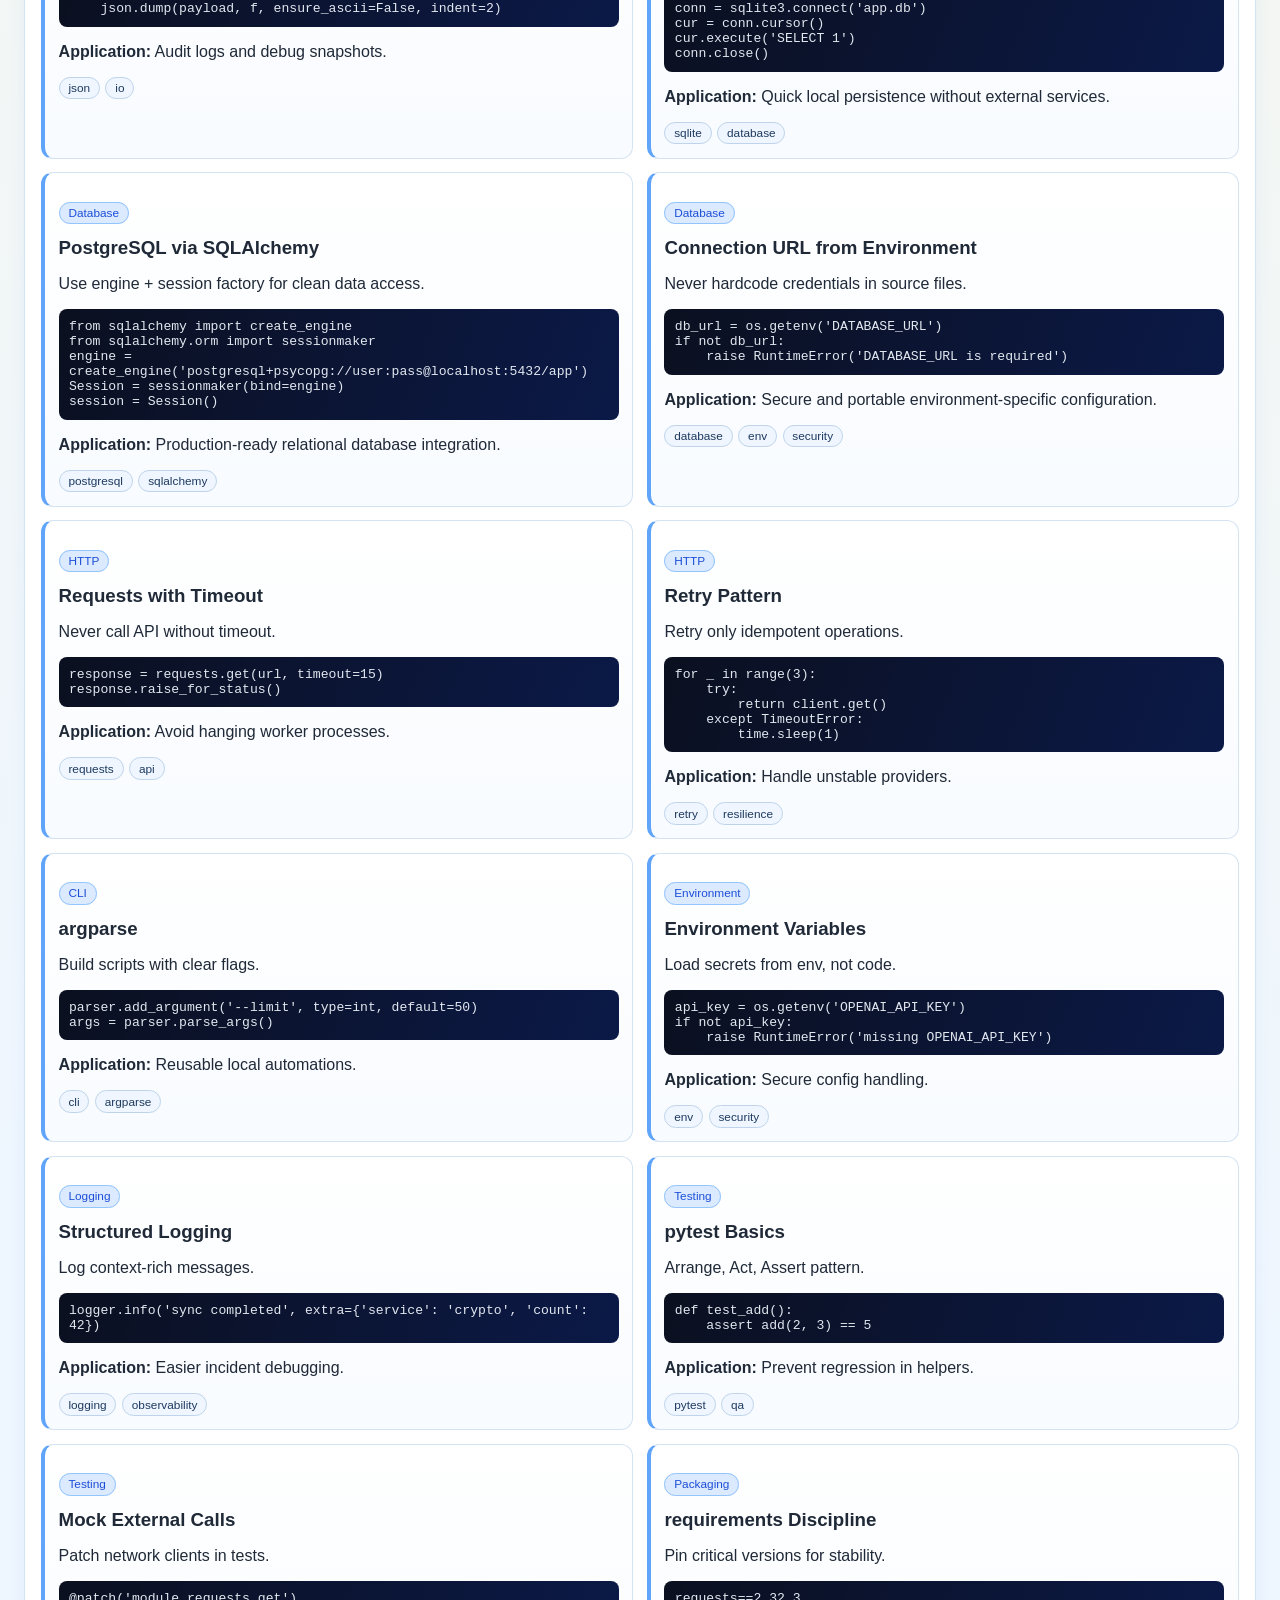
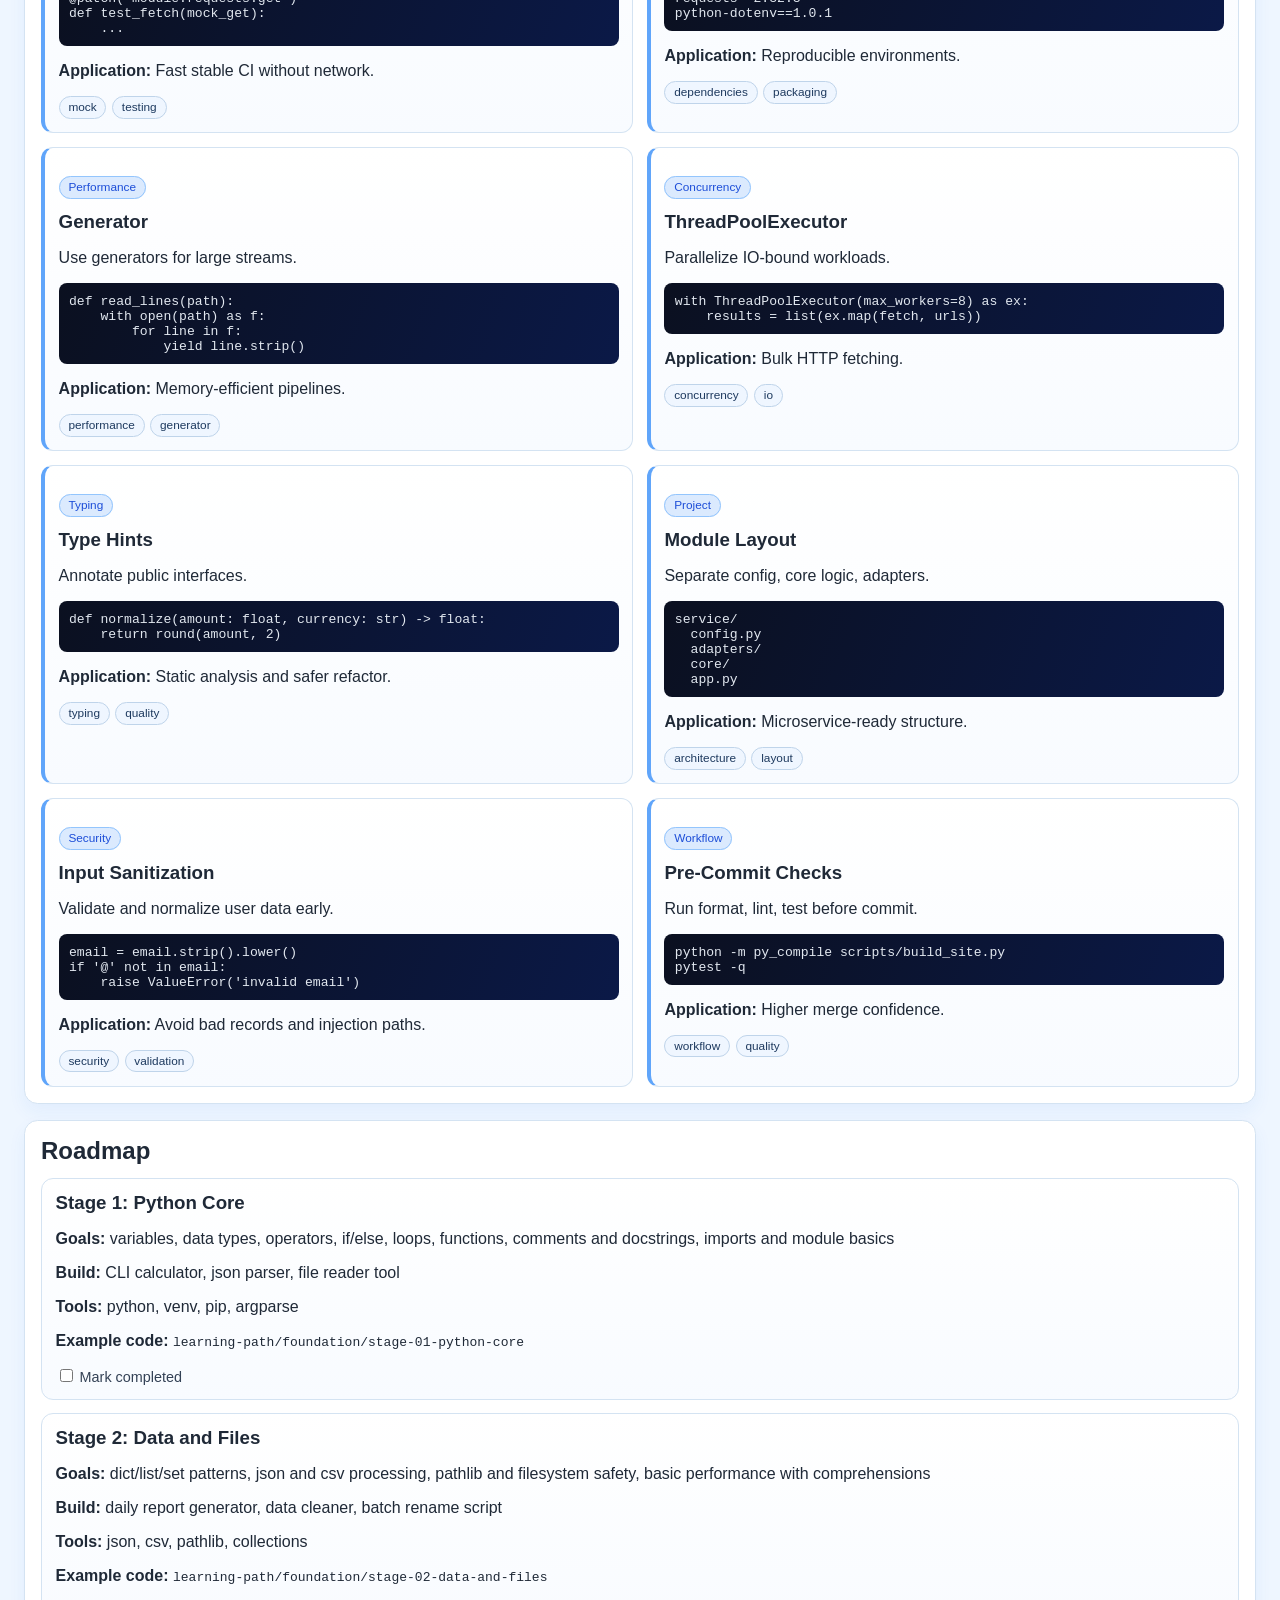
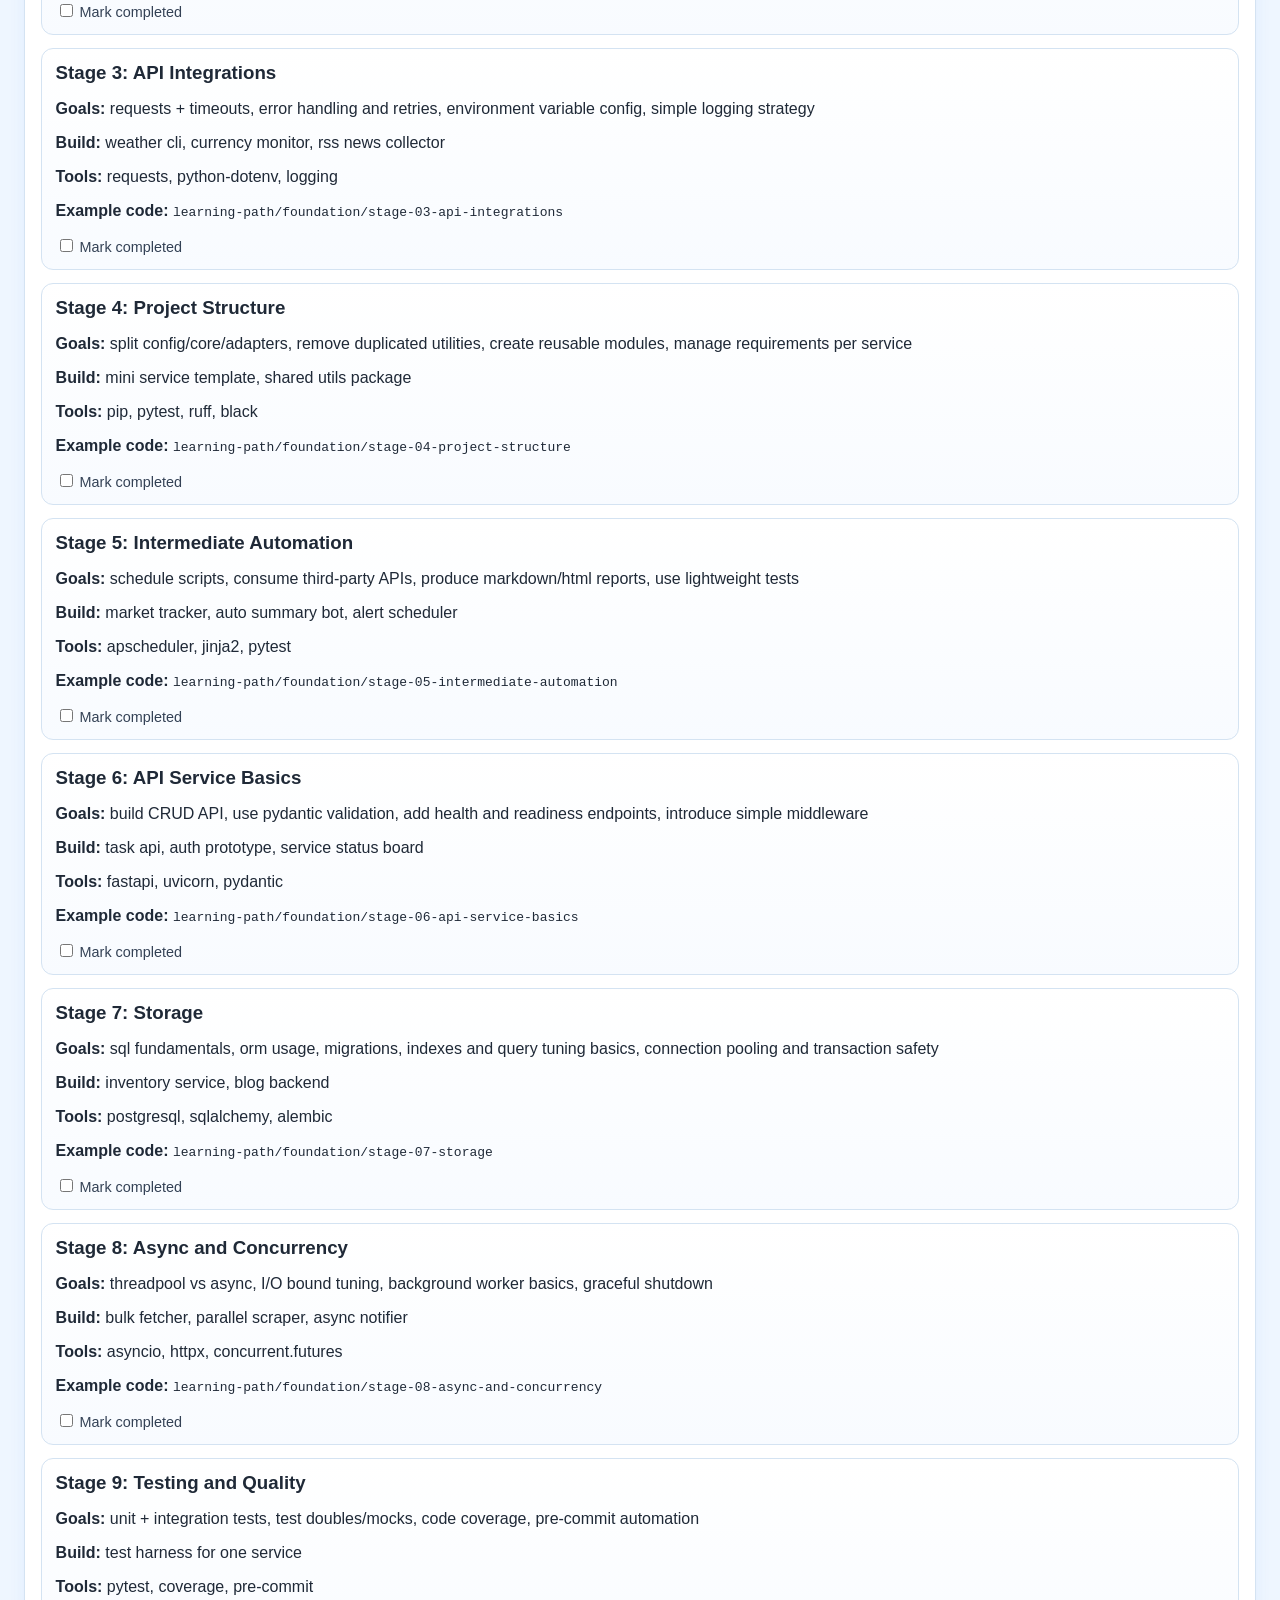
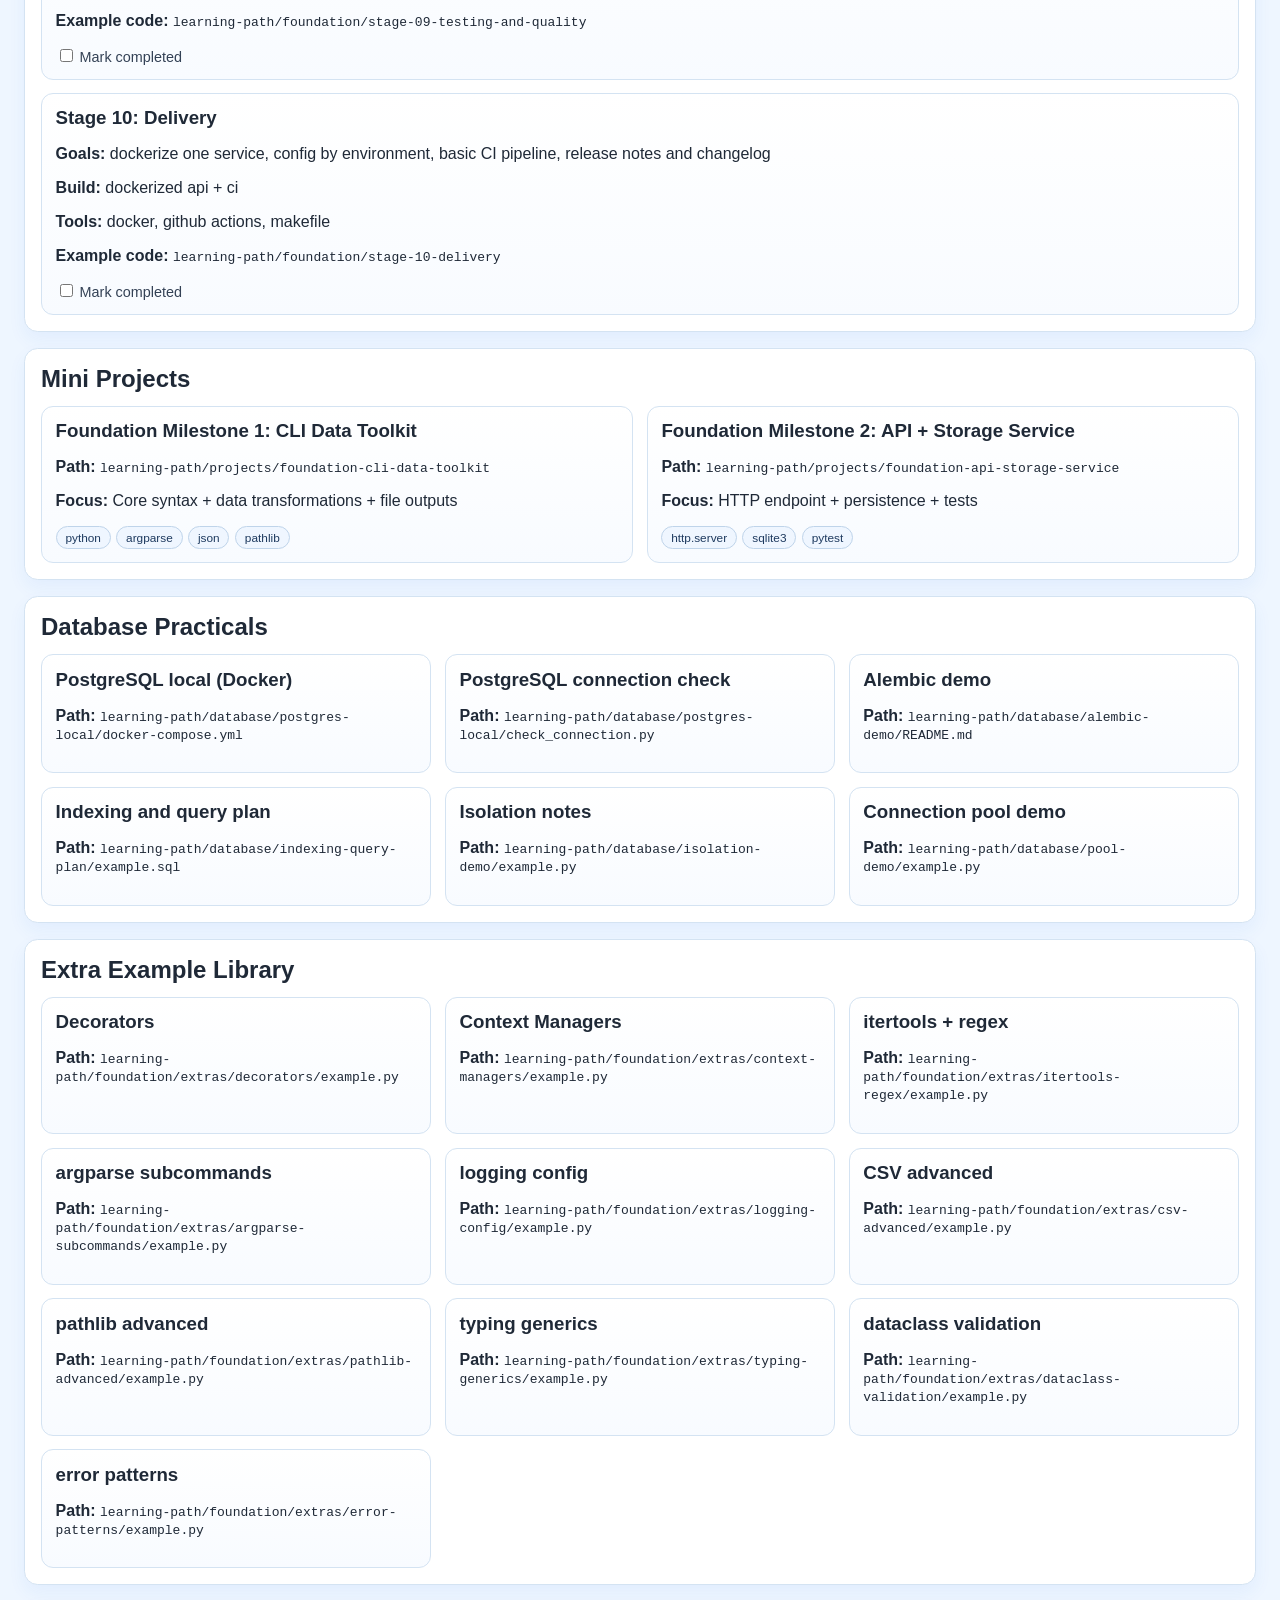
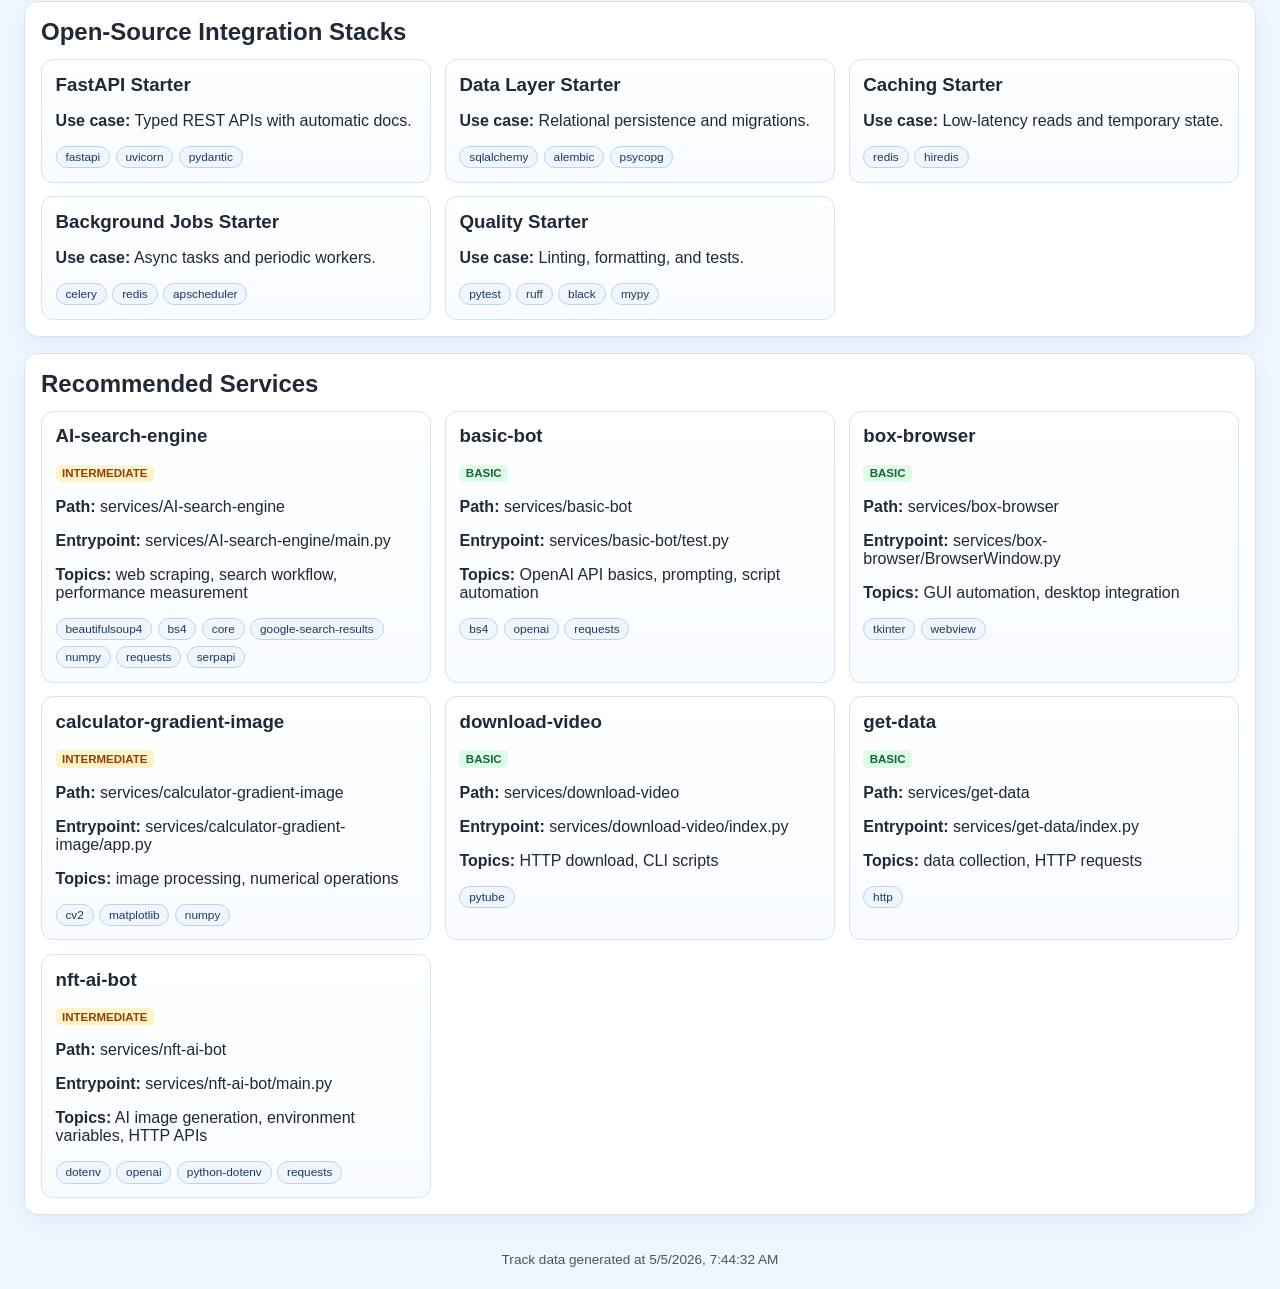
<file: site/foundation.html>
<!DOCTYPE html>
<html lang="en">
  <head>
    <meta charset="UTF-8" />
    <meta name="viewport" content="width=device-width, initial-scale=1.0" />
    <title>Python Foundation Track</title>
    <link rel="stylesheet" href="assets/styles.css" />
  </head>
  <body data-track="foundation" data-source="data/foundation.json">
    <header class="hero">
      <div class="hero-content">
        <div class="lang-switch top-right" aria-label="Language switcher">
          <button type="button" class="lang-btn active" data-lang="en">EN</button>
          <button type="button" class="lang-btn" data-lang="vi">VI</button>
        </div>
        <p class="eyebrow" id="eyebrow">Python Labs</p>
        <h1 id="title">Foundation Track</h1>
        <p id="subtitle"></p>
        <p id="staticNote" class="hero-note"></p>
        <div class="hero-actions">
          <a class="btn" id="backButton" href="index.html">Back to track selection</a>
        </div>
      </div>
      <div class="stats" id="stats"></div>
    </header>

    <main>
      <section class="panel">
        <h2 id="sectionCheatSheet">Cheat Sheet Library</h2>
        <div id="cheatsheet" class="cards"></div>
      </section>

      <section class="panel">
        <h2 id="sectionRoadmap">Roadmap</h2>
        <div id="roadmap" class="timeline"></div>
      </section>

      <section class="panel">
        <h2 id="sectionMiniProjects">Mini Projects</h2>
        <div id="miniProjects" class="cards"></div>
      </section>

      <section class="panel" id="dbPanel">
        <h2 id="sectionDatabase">Database Practicals</h2>
        <div id="dbPracticals" class="cards"></div>
      </section>

      <section class="panel" id="extraPanel">
        <h2 id="sectionExtraExamples">Extra Example Library</h2>
        <div id="extraExamples" class="cards"></div>
      </section>

      <section class="panel" id="ossPanel">
        <h2 id="sectionOpenSource">Open-Source Integration Stacks</h2>
        <div id="oss" class="cards"></div>
      </section>

      <section class="panel">
        <h2 id="sectionServices">Recommended Services</h2>
        <div id="services" class="cards"></div>
      </section>
    </main>

    <section class="panel console-panel" id="consolePanel">
      <h2 id="runnerHeading">Example Runner Output</h2>
      <pre id="runnerOutput"><code>Select a roadmap item and click "Run example".</code></pre>
    </section>

    <footer><span id="generatedAt"></span></footer>
    <script src="assets/site.js"></script>
    <script src="assets/learning.js"></script>
  </body>
</html>
</file>
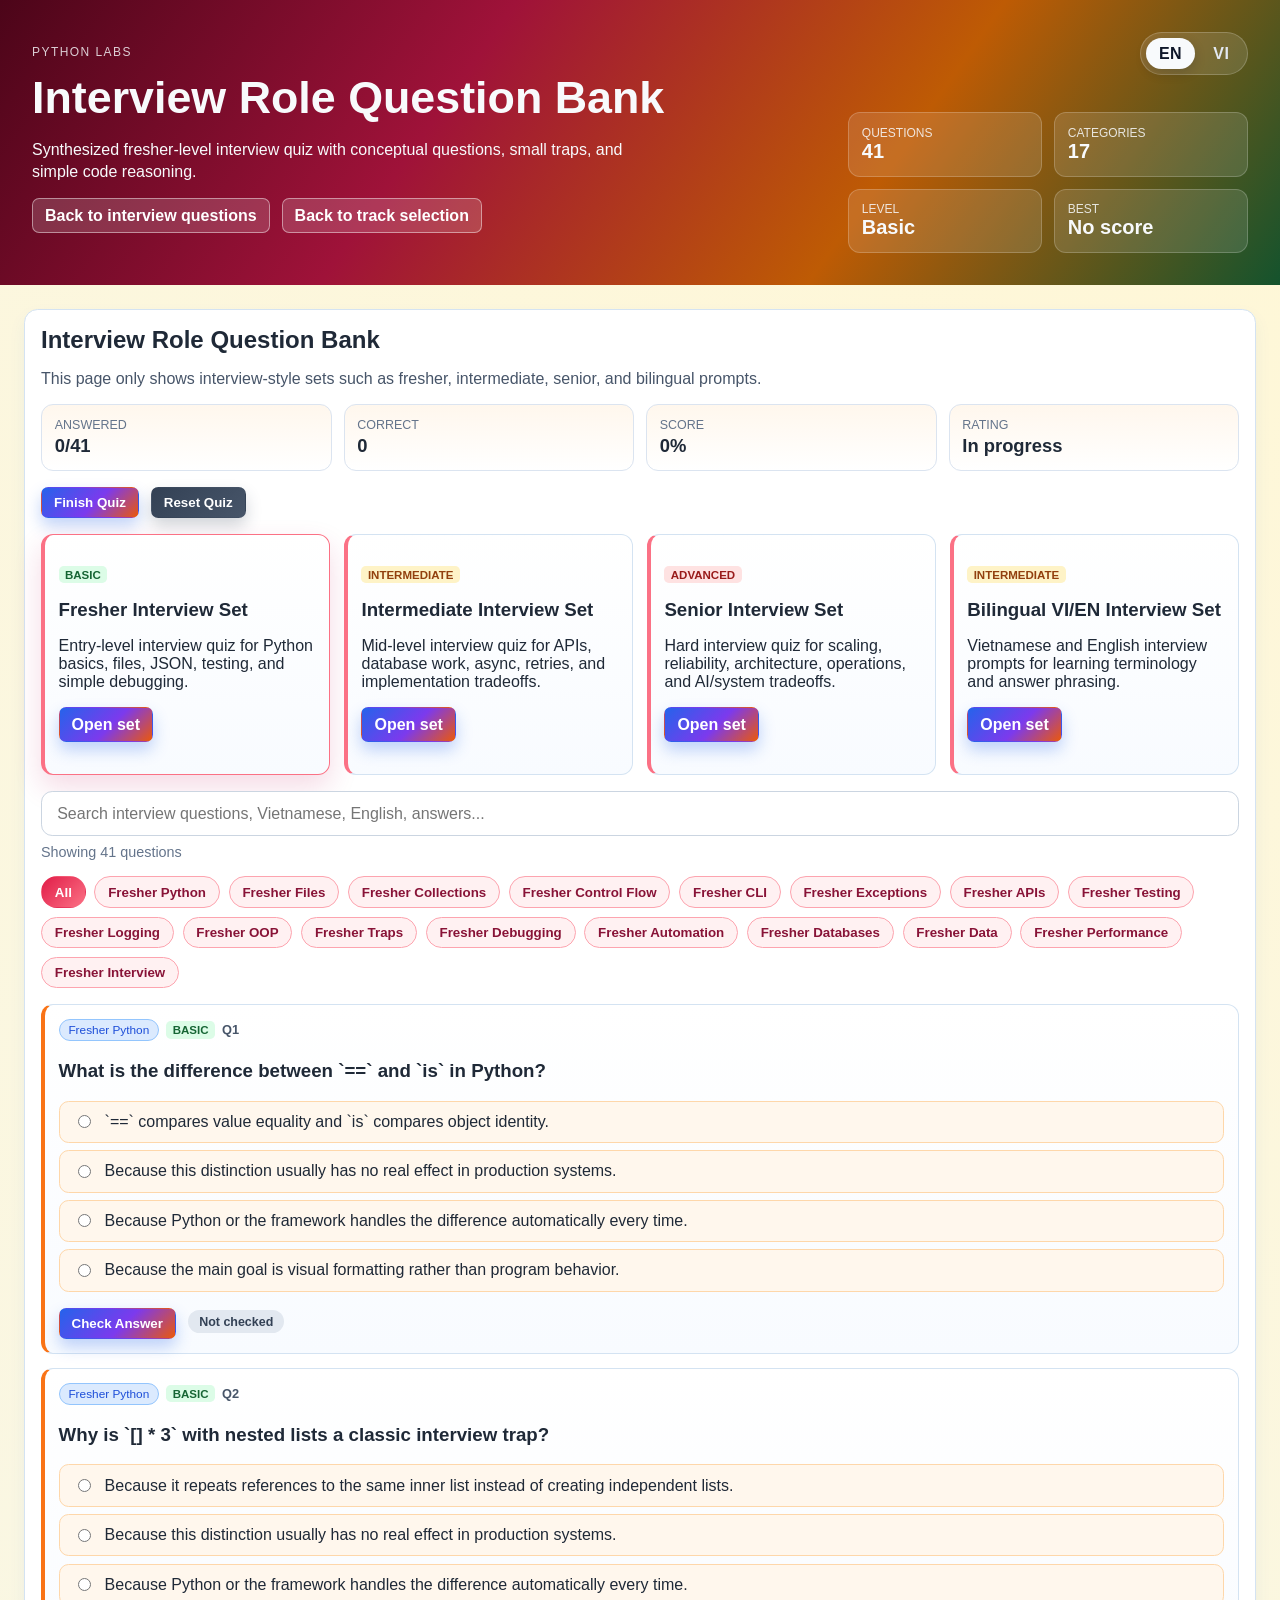
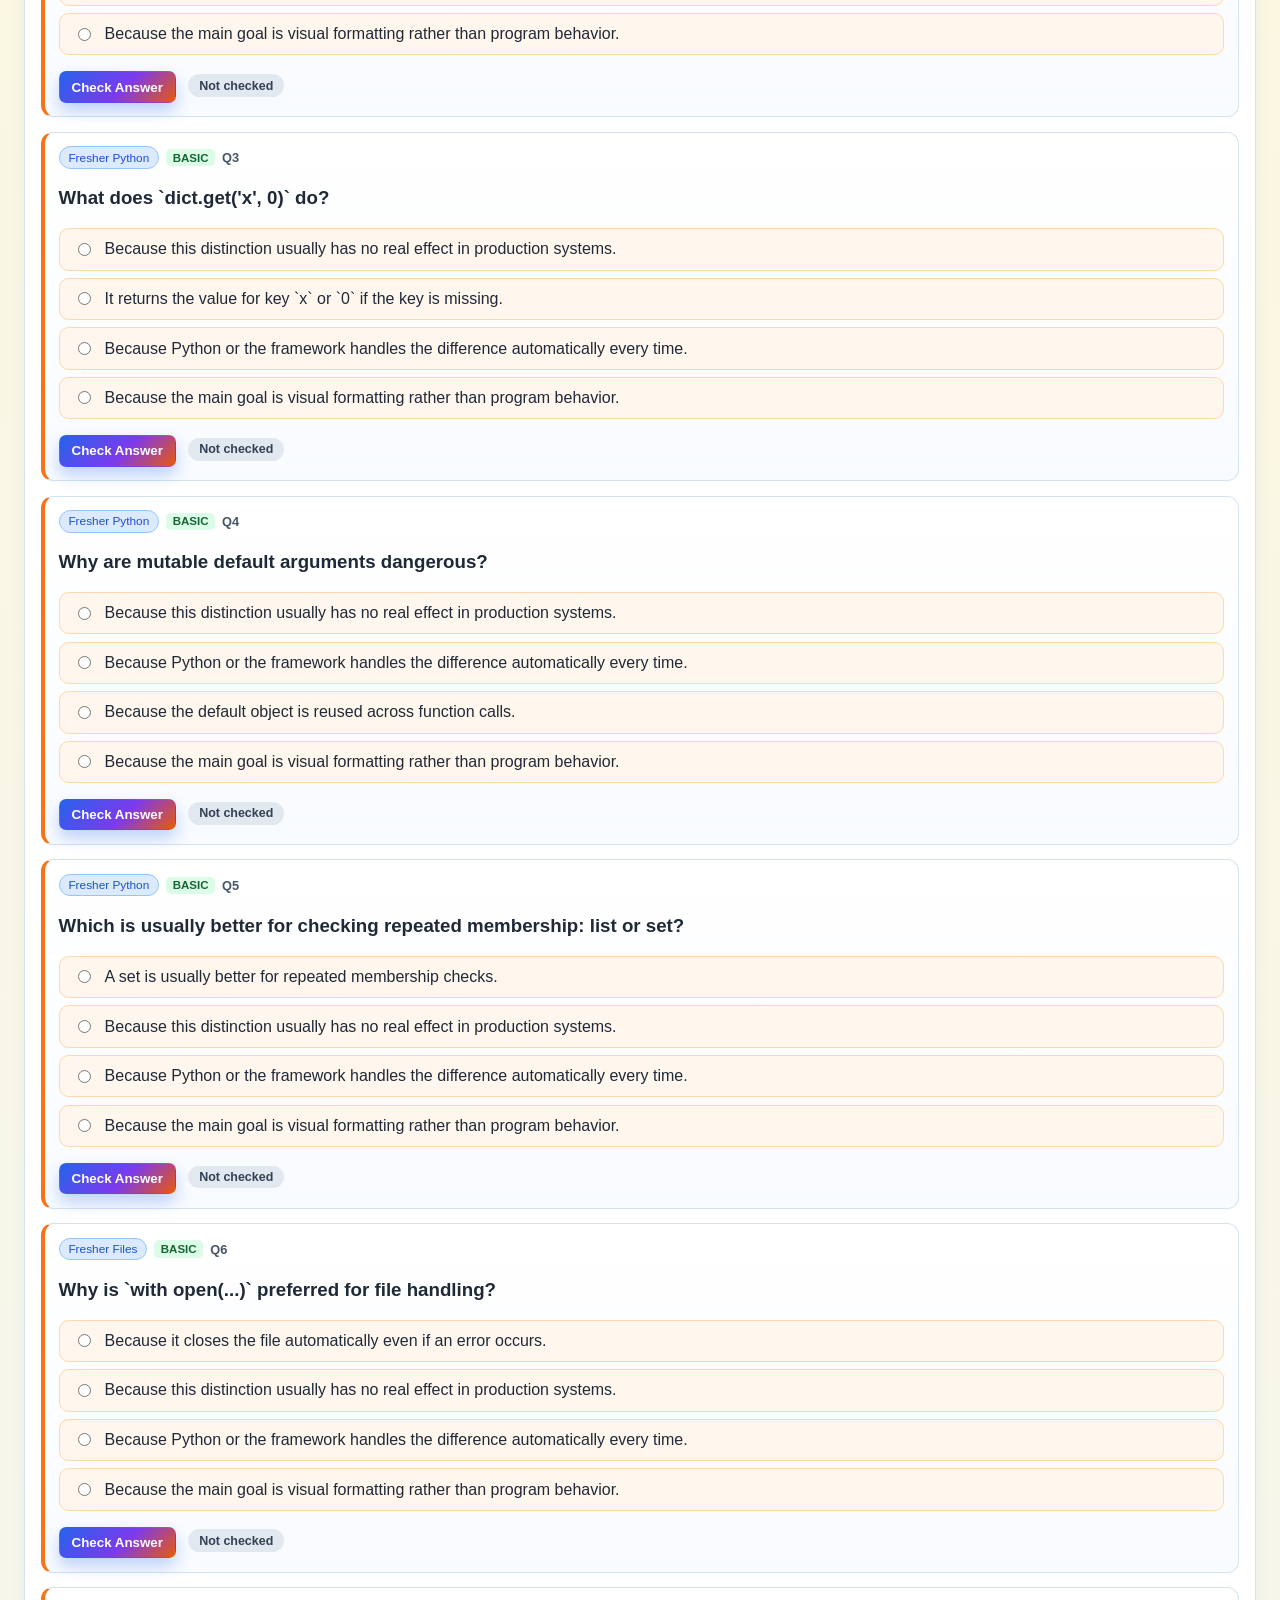
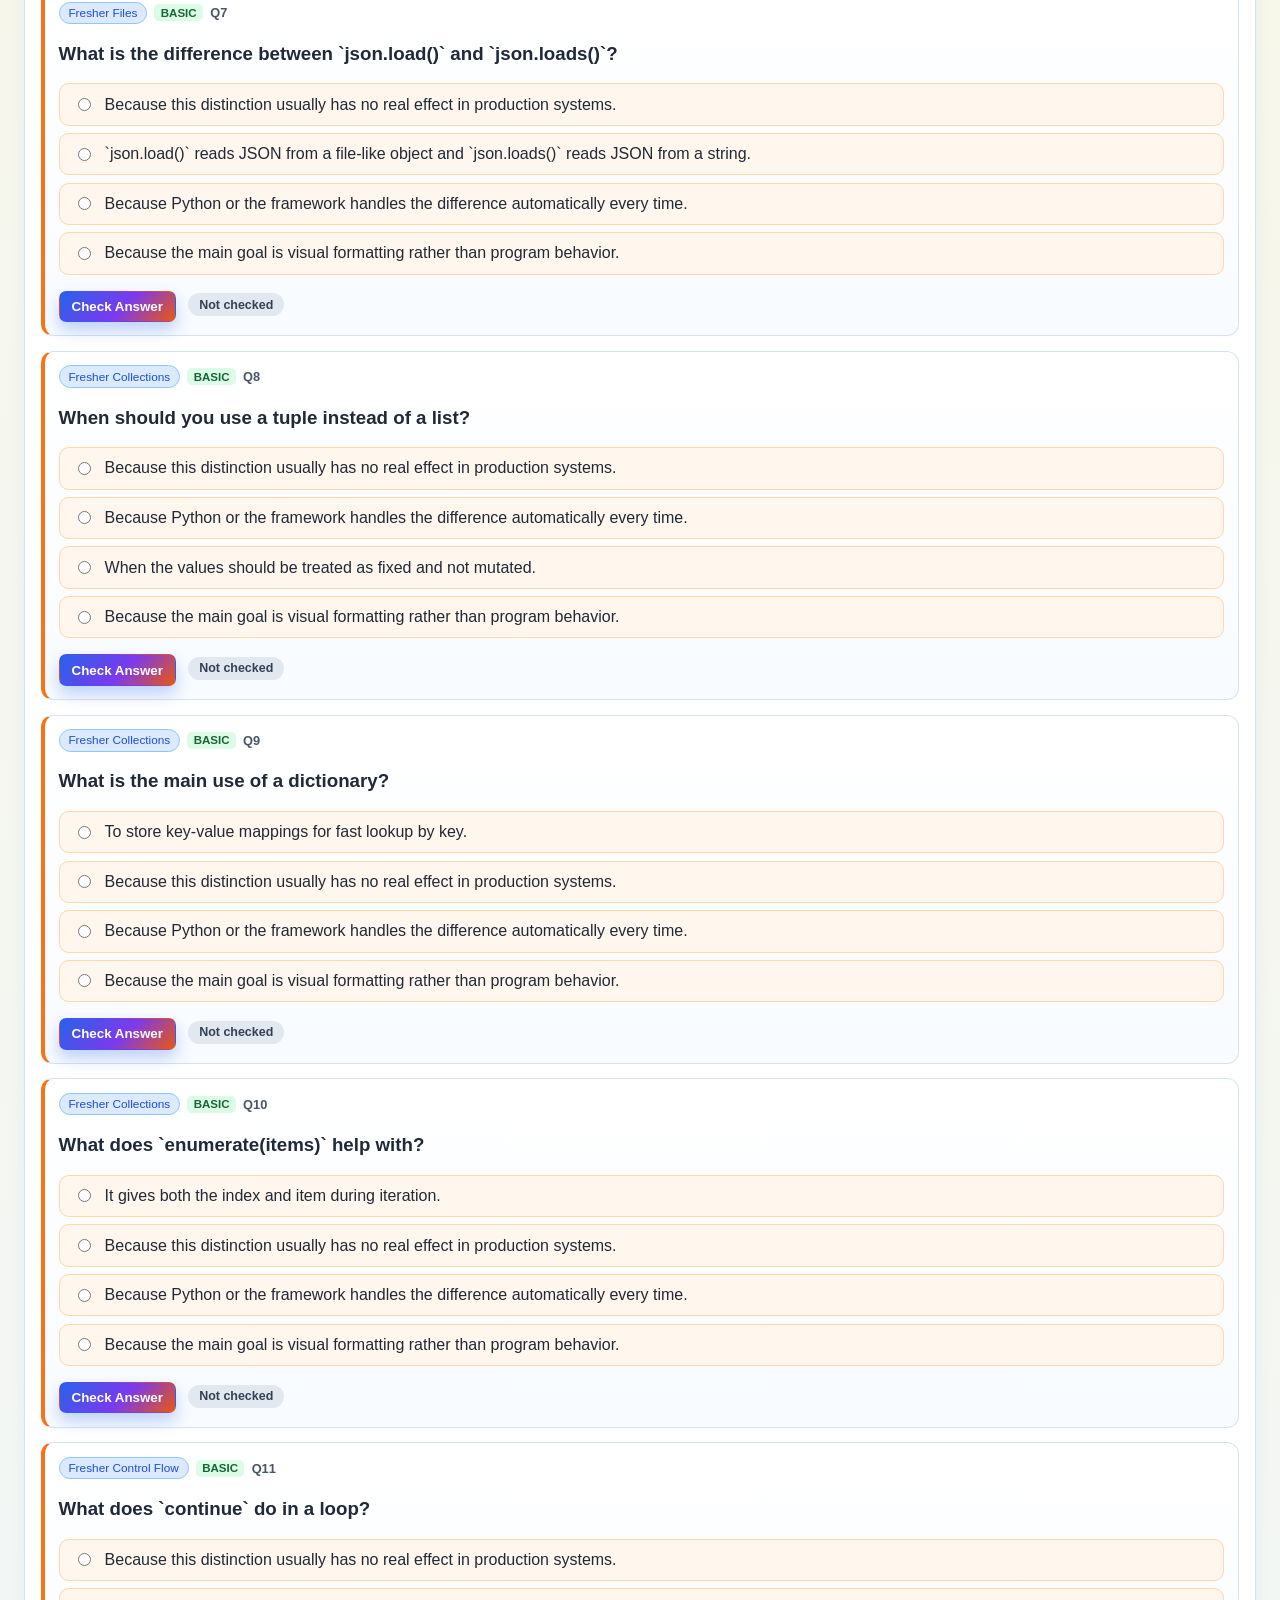
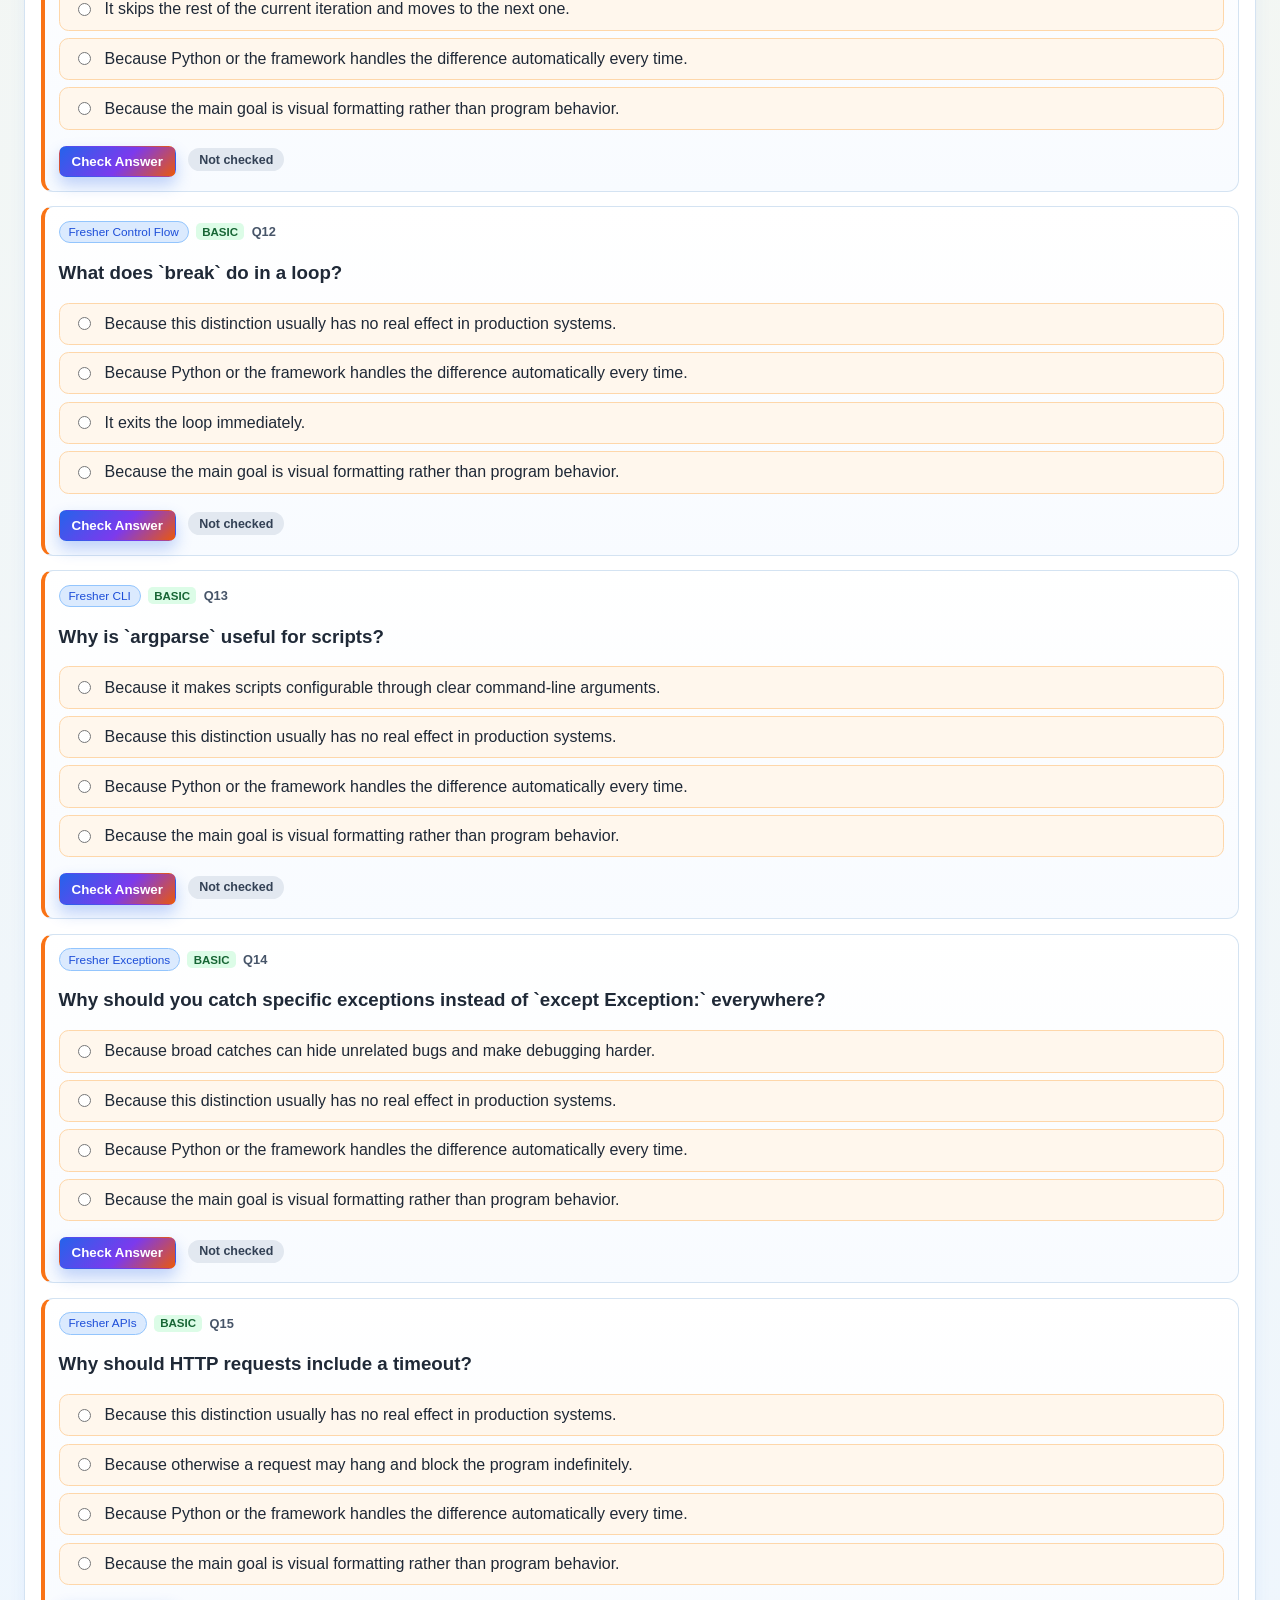
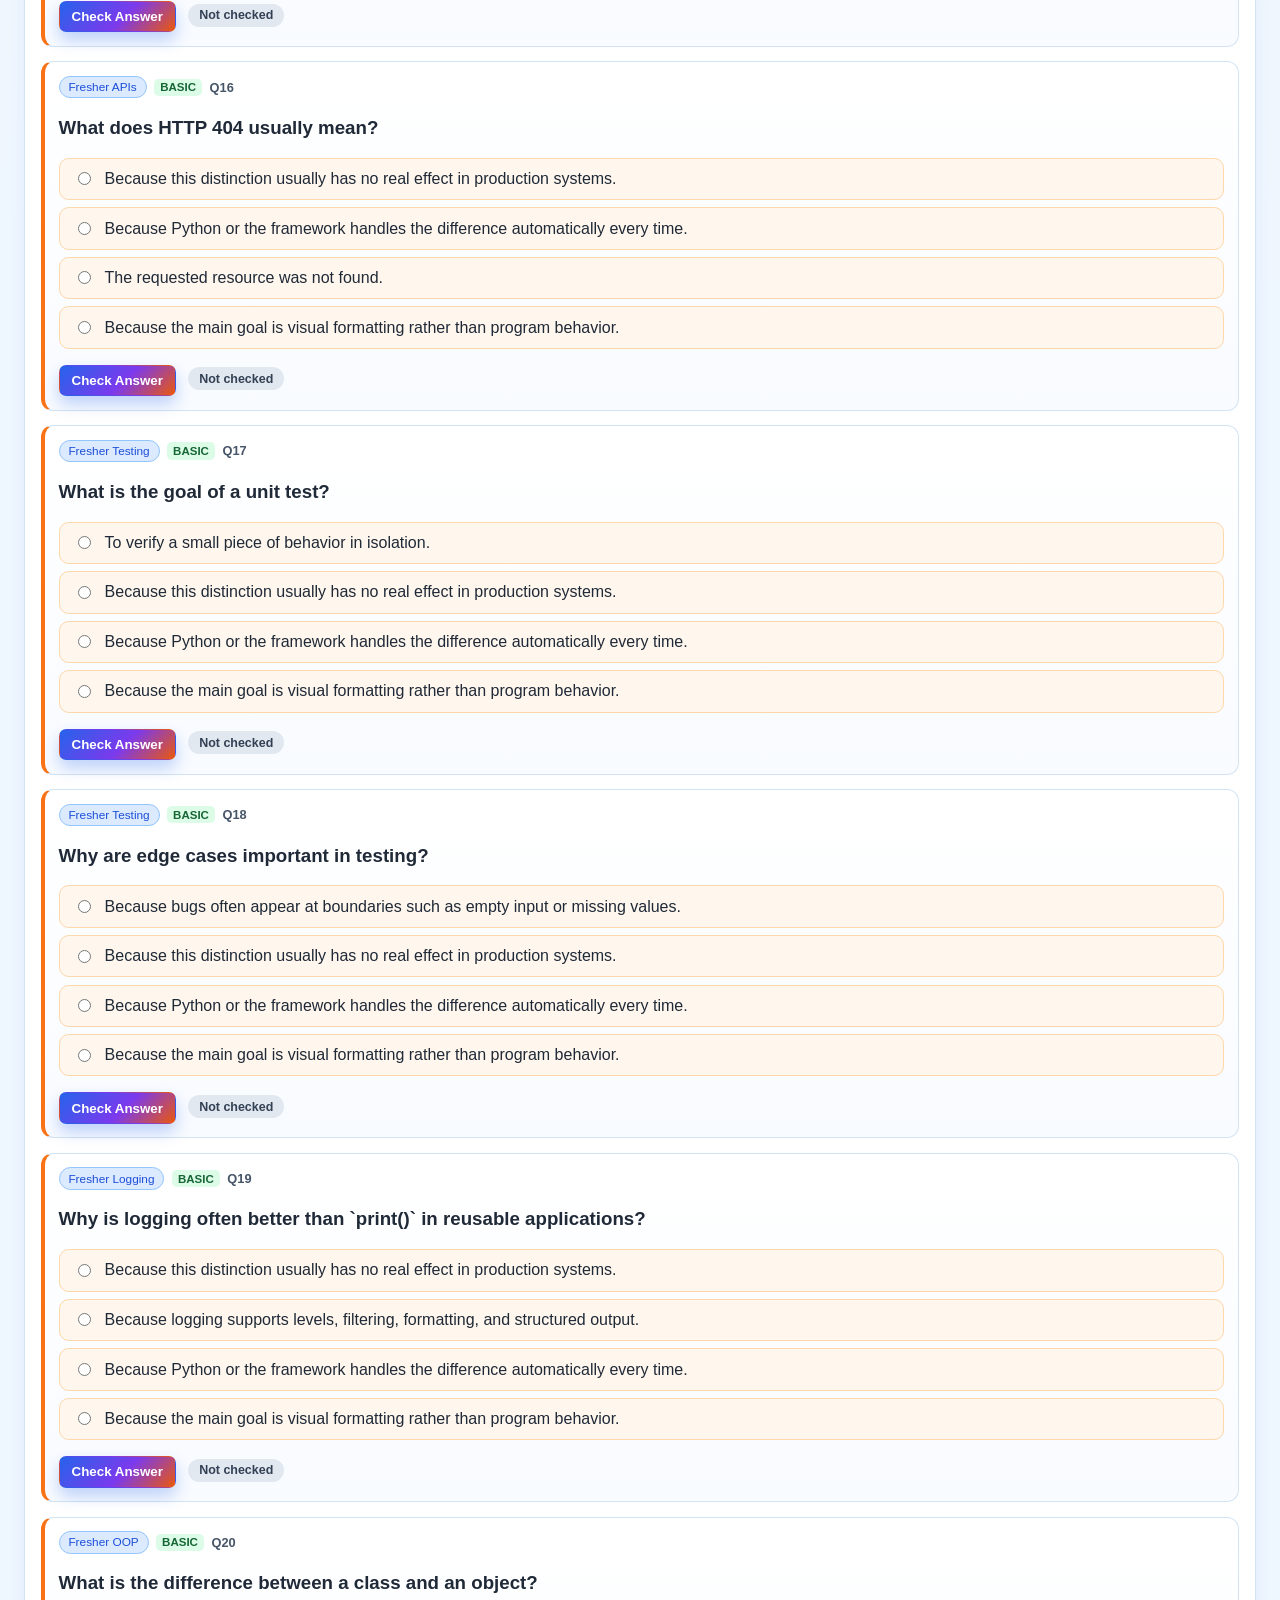
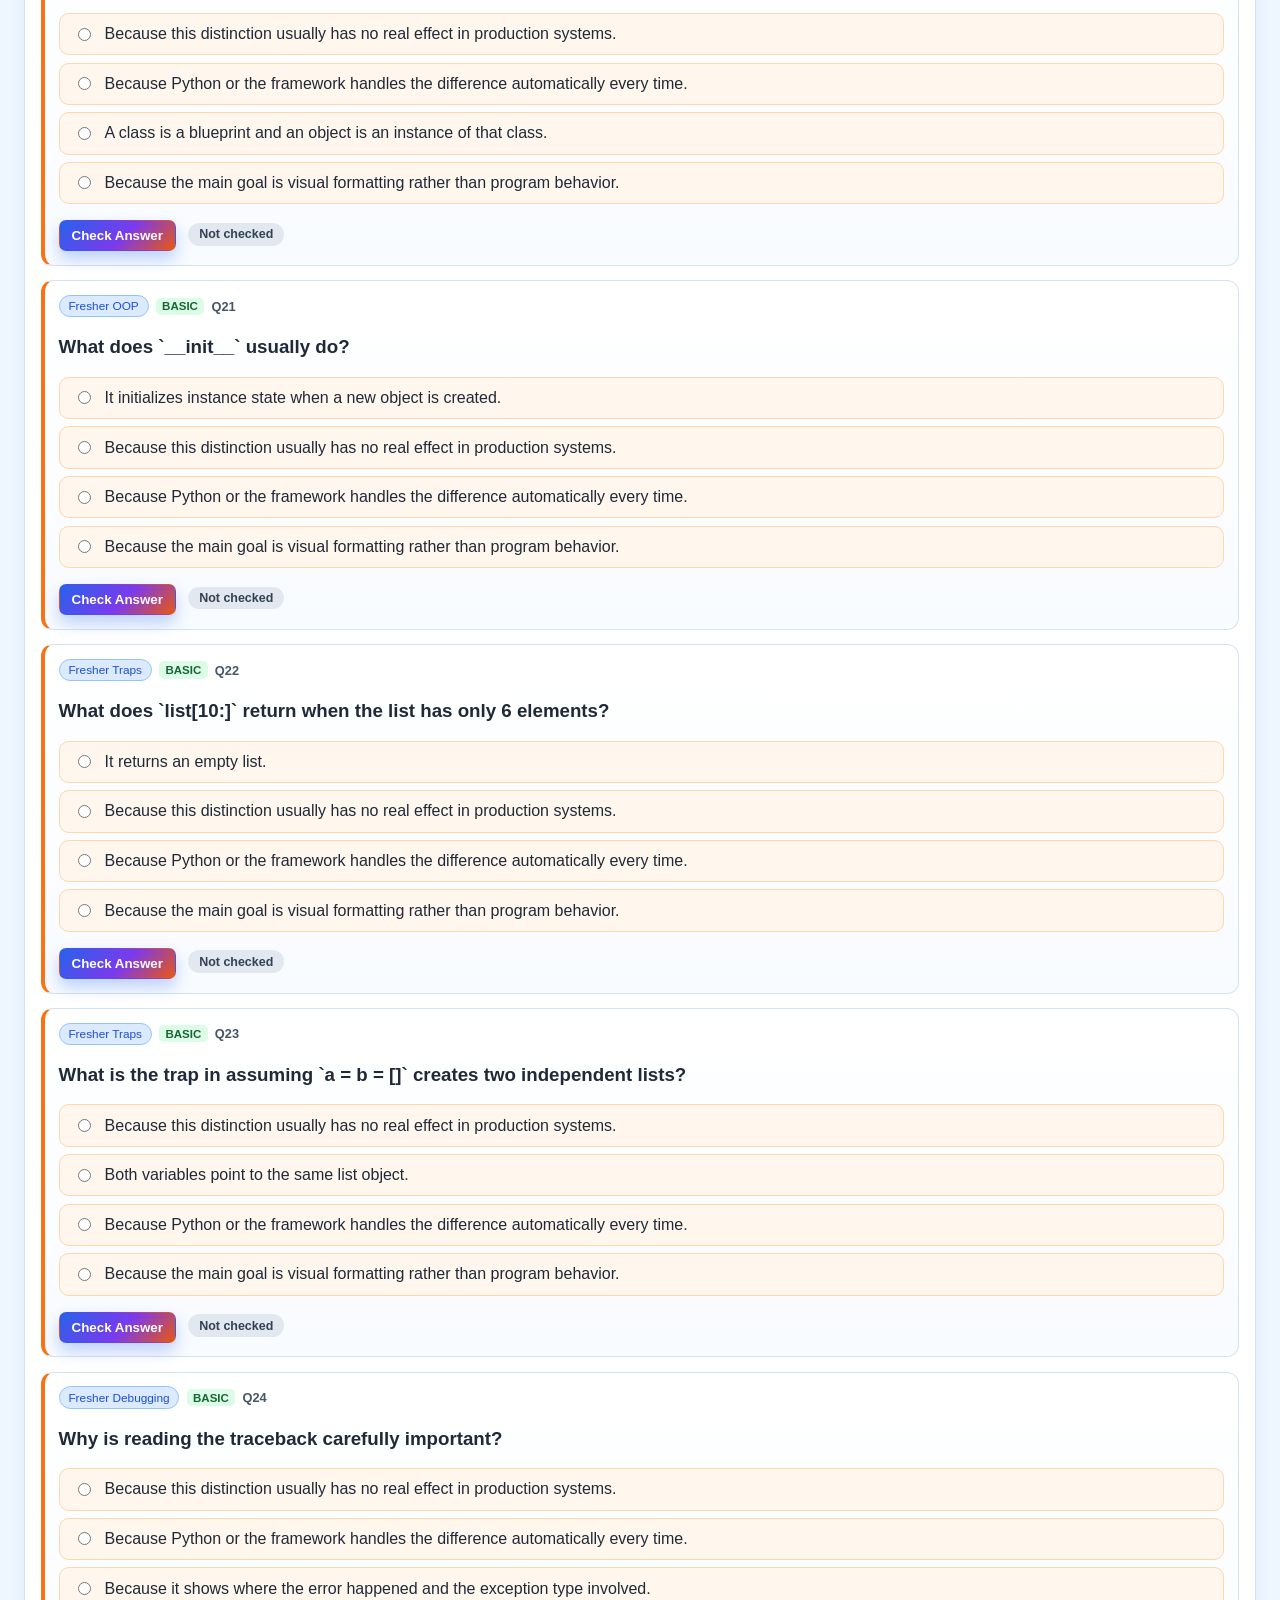
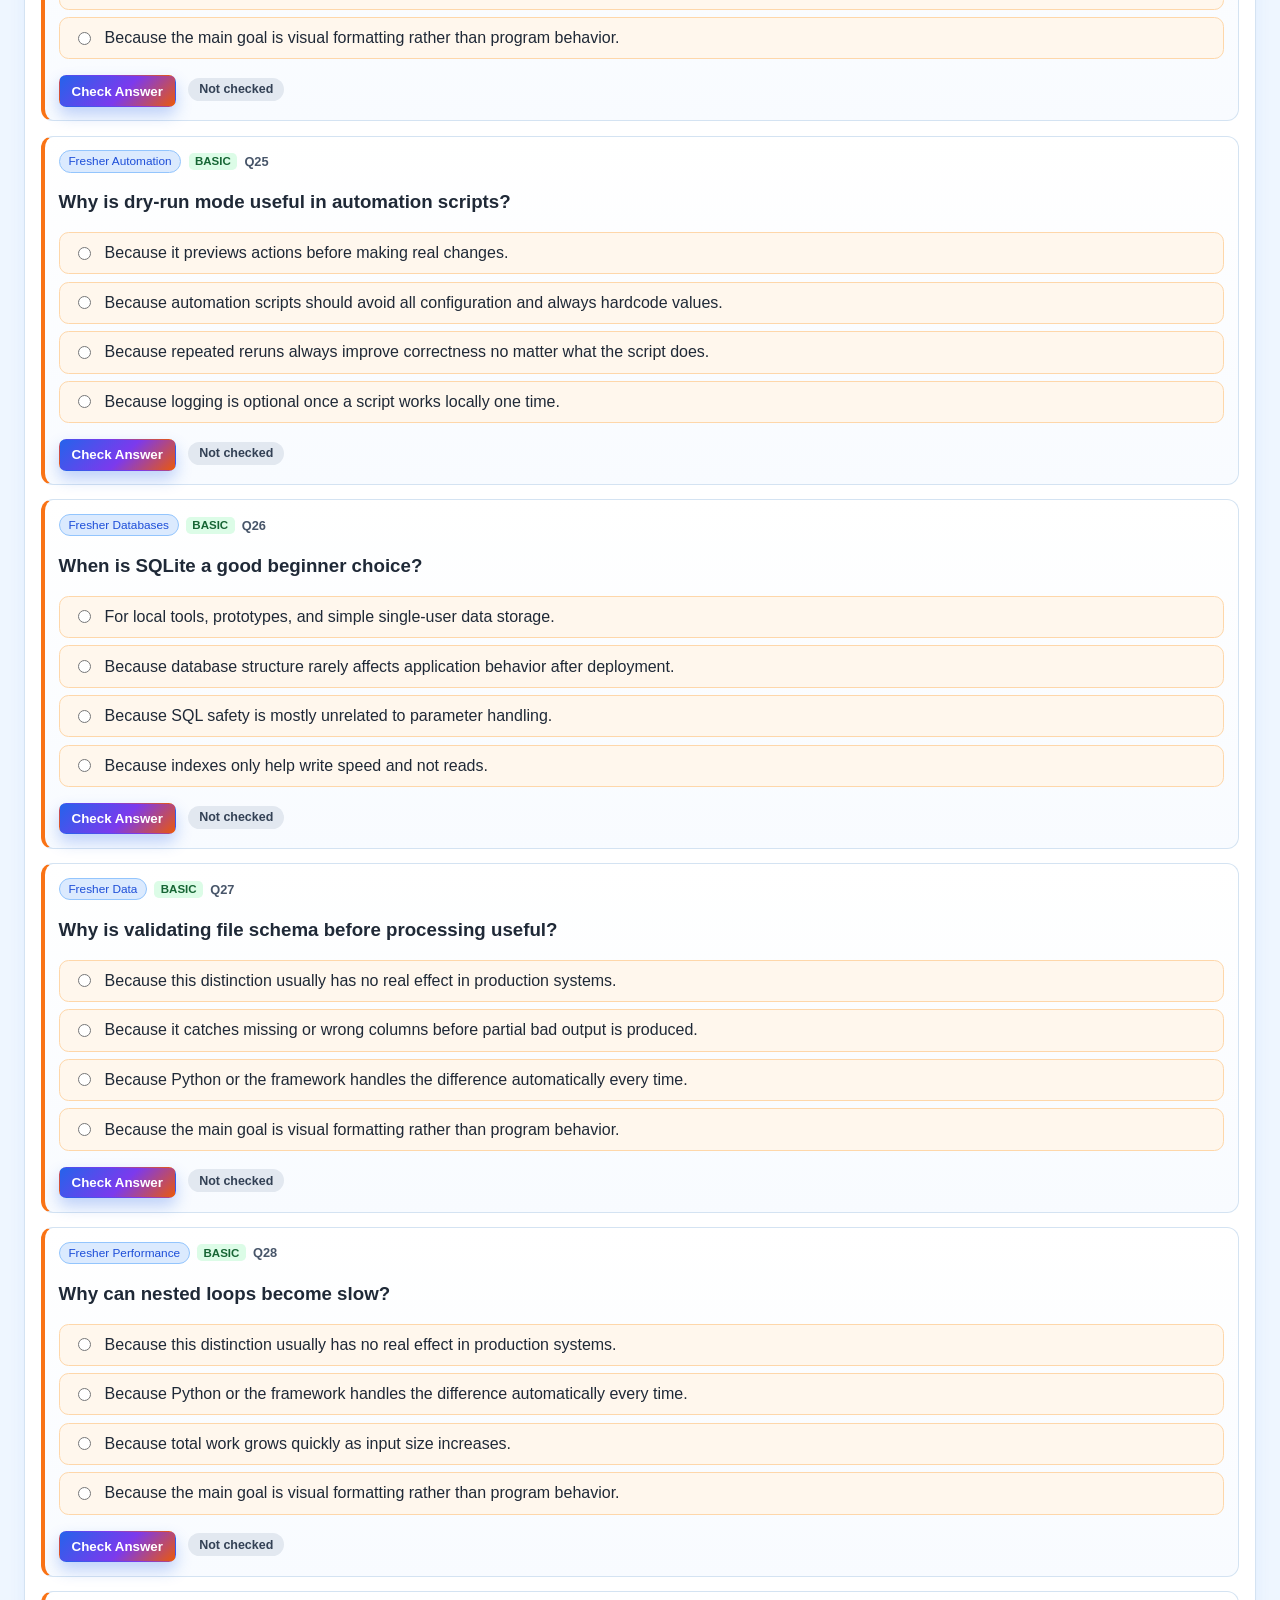
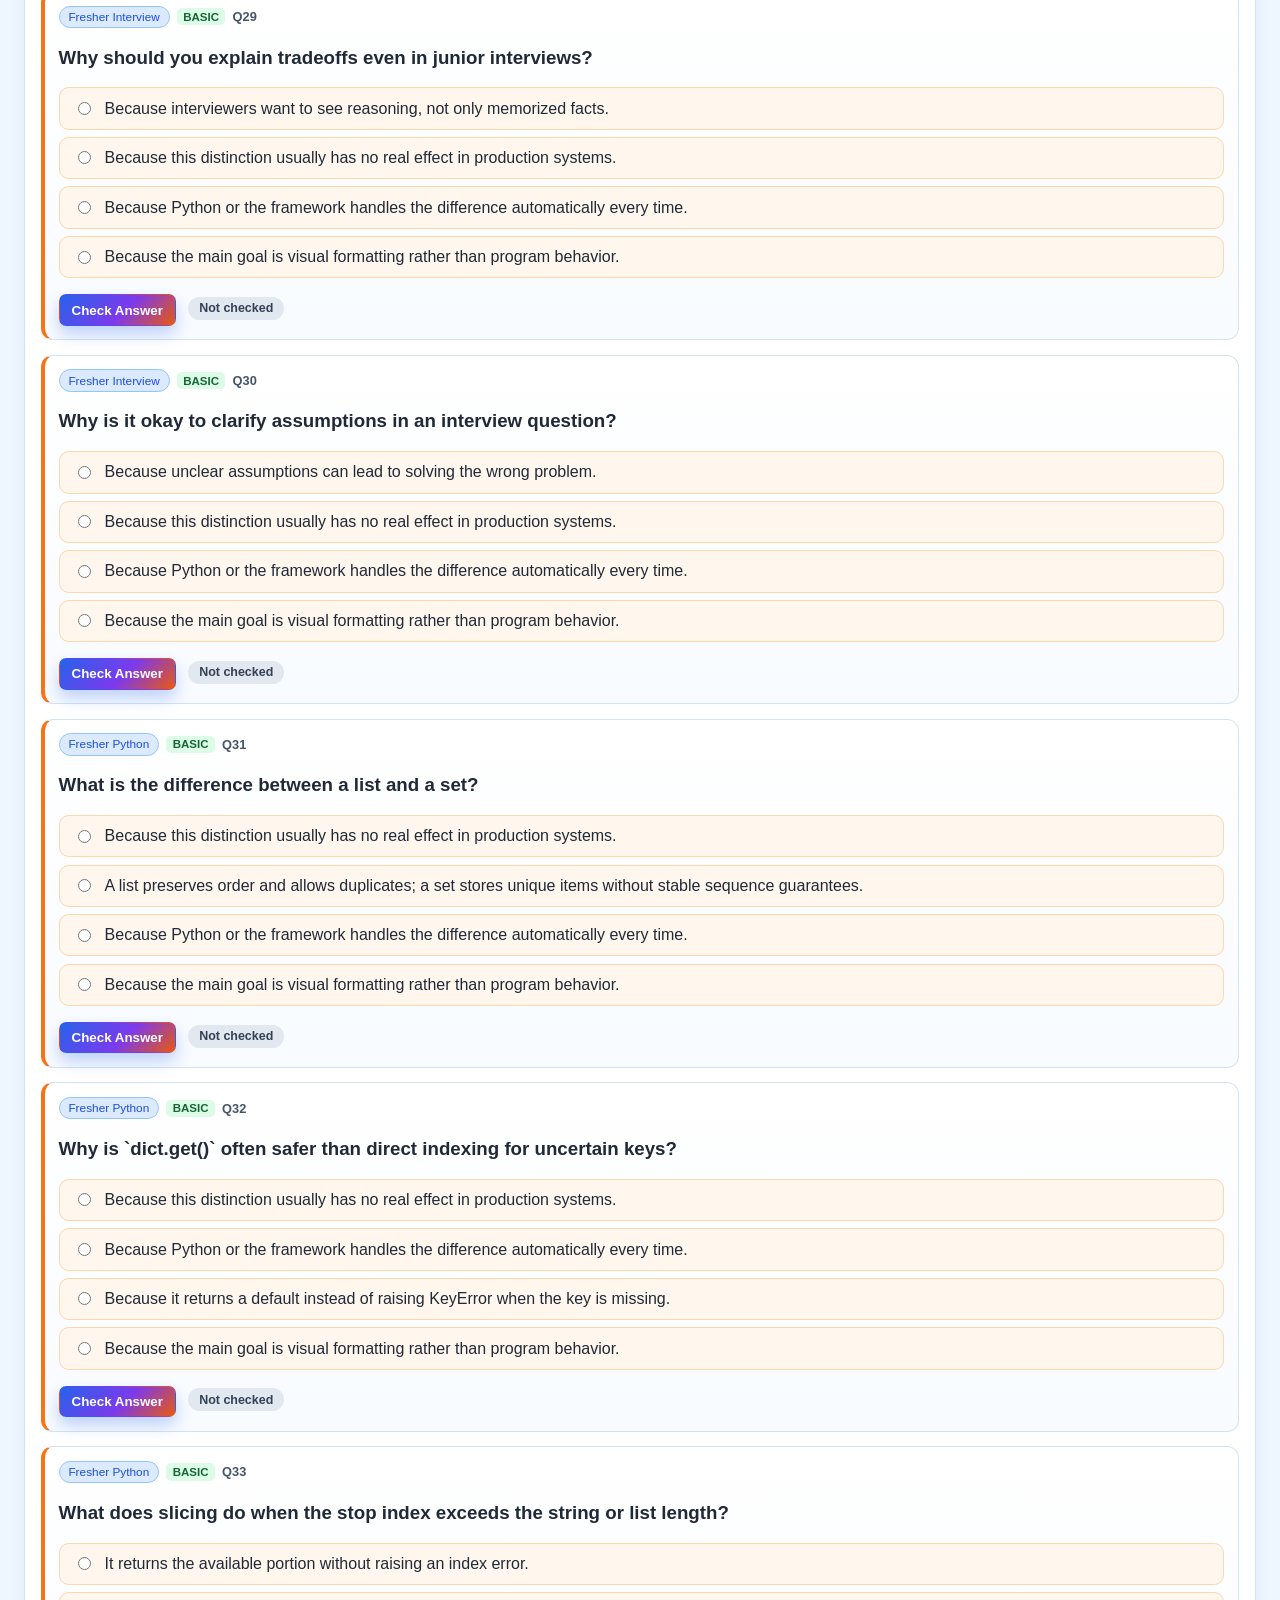
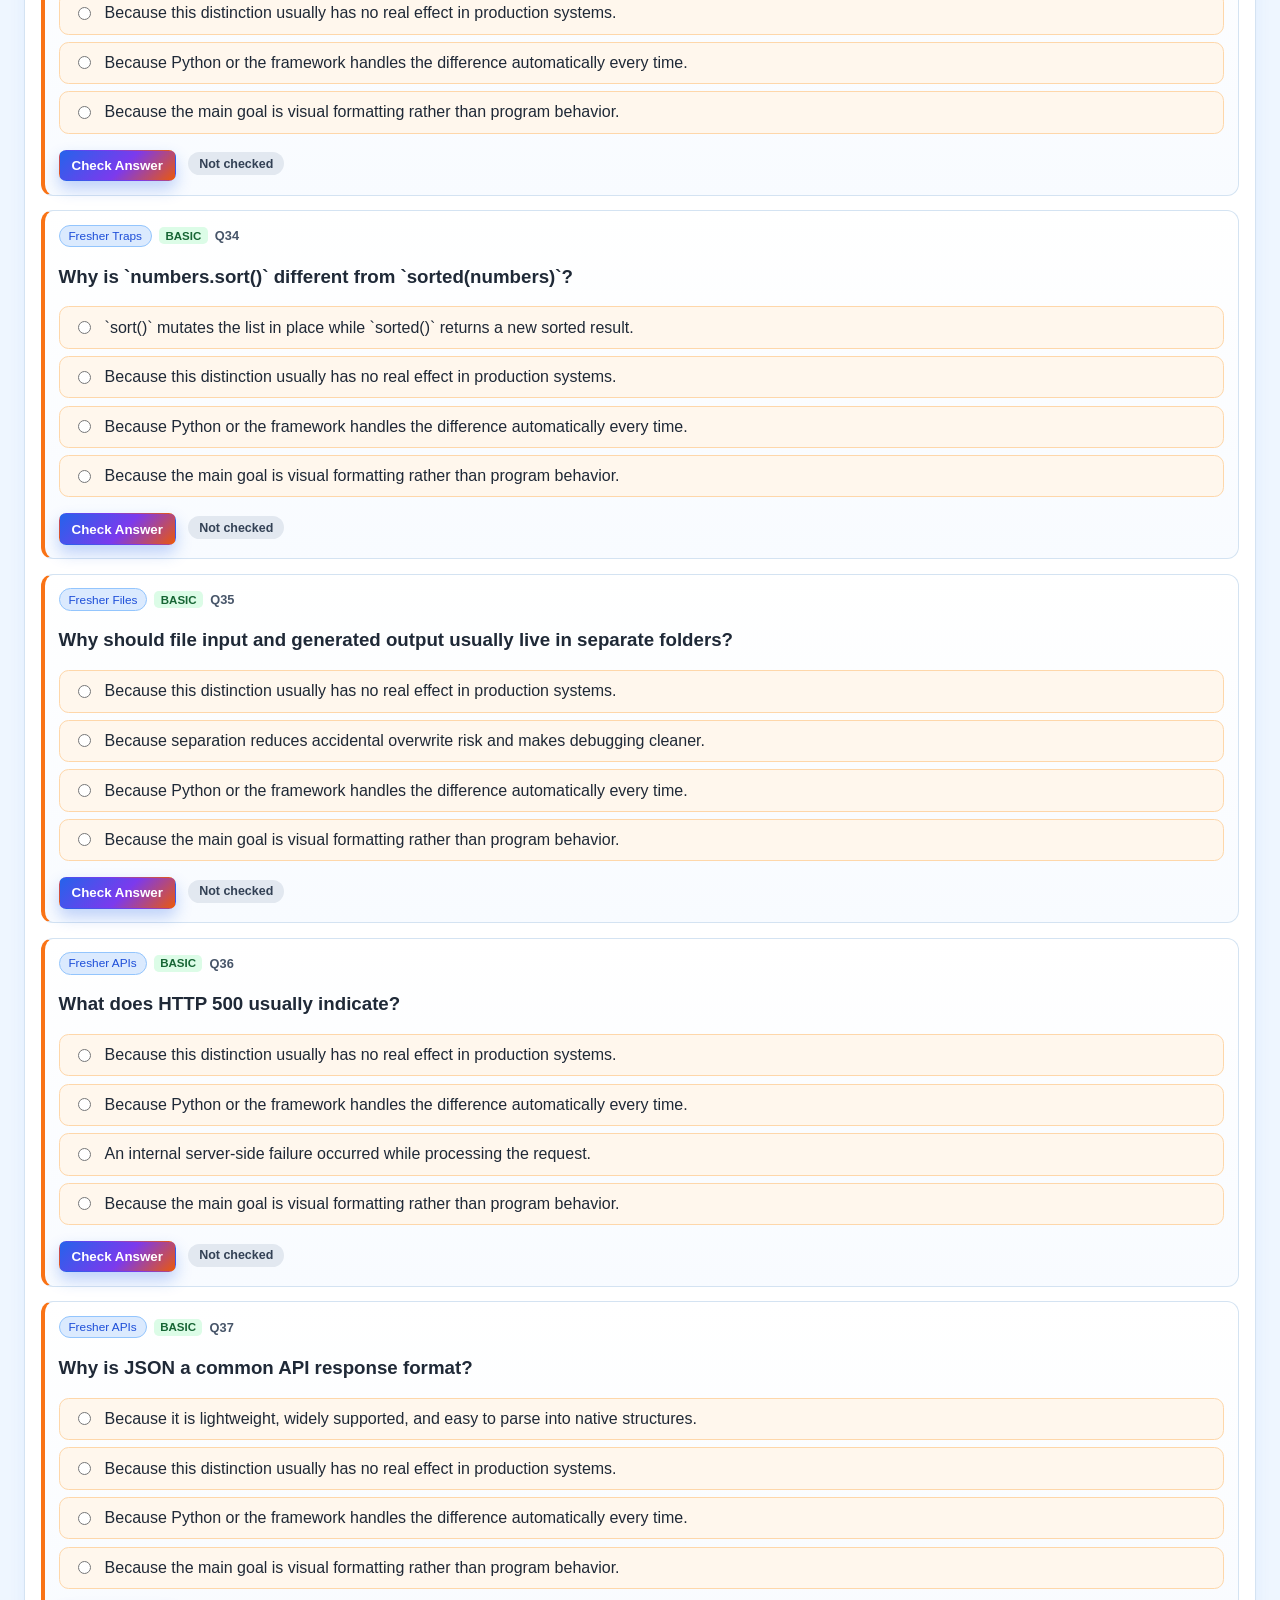
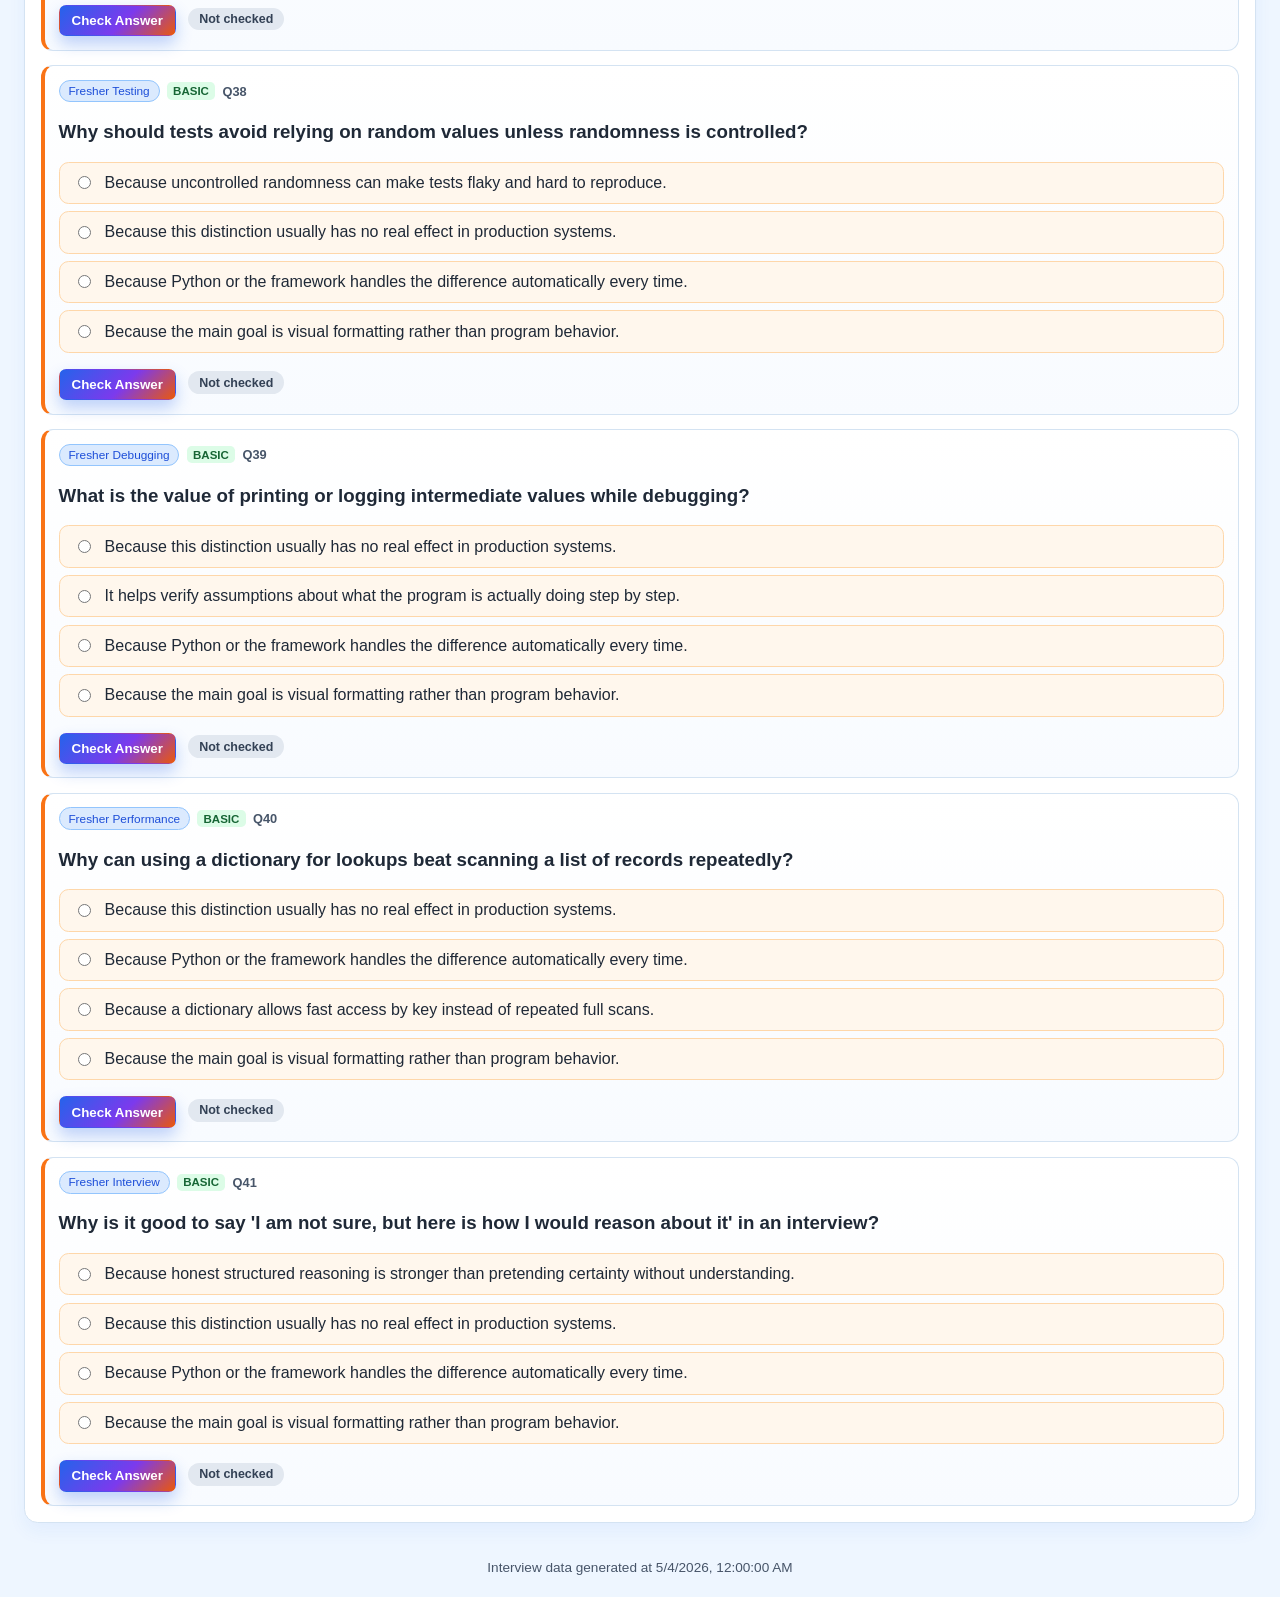
<file: site/interview-role-questions.html>
<!DOCTYPE html>
<html lang="en">
  <head>
    <meta charset="UTF-8" />
    <meta name="viewport" content="width=device-width, initial-scale=1.0" />
    <title>Interview Role Question Bank</title>
    <link rel="stylesheet" href="assets/styles.css" />
  </head>
  <body
    class="interview-body"
    data-page="interview-questions"
    data-source="data/interview-fresher-questions.json"
    data-registry="data/interview-role-sets.json"
  >
    <header class="hero interview-hero">
      <div class="hero-content">
        <div class="lang-switch top-right" aria-label="Language switcher">
          <button type="button" class="lang-btn active" data-lang="en">EN</button>
          <button type="button" class="lang-btn" data-lang="vi">VI</button>
        </div>
        <p class="eyebrow" id="eyebrow">Python Labs</p>
        <h1 id="title">Interview Role Question Bank</h1>
        <p id="subtitle"></p>
        <div class="hero-actions">
          <a class="btn" id="heroPrimaryButton" href="interview-sources.html">Back to interview questions</a>
          <a class="btn" id="backButton" href="index.html">Back to track selection</a>
        </div>
      </div>
      <div class="stats" id="stats"></div>
    </header>

    <main>
      <section class="panel">
        <h2 id="sectionQuestionBank">Interview Role Question Bank</h2>
        <p class="page-note" id="questionBankNote">
          This page only shows interview-style sets such as fresher, intermediate, senior, and bilingual prompts.
        </p>
        <div class="quiz-summary" id="quizSummary">
          <div class="summary-card">
            <div class="summary-label" id="summaryAnsweredLabel">Answered</div>
            <div class="summary-value" id="answeredCount">0</div>
          </div>
          <div class="summary-card">
            <div class="summary-label" id="summaryCorrectLabel">Correct</div>
            <div class="summary-value" id="correctCount">0</div>
          </div>
          <div class="summary-card">
            <div class="summary-label" id="summaryScoreLabel">Score</div>
            <div class="summary-value" id="scorePercent">0%</div>
          </div>
          <div class="summary-card">
            <div class="summary-label" id="summaryRatingLabel">Rating</div>
            <div class="summary-value" id="scoreRating">Not graded</div>
          </div>
        </div>
        <div class="quiz-toolbar">
          <button class="btn" id="finishQuizBtn" type="button">Finish Quiz</button>
          <button class="btn secondary-btn" id="resetQuizBtn" type="button">Reset Quiz</button>
        </div>
        <div id="questionSetLinks" class="cards compact-cards"></div>
        <div class="search-bar">
          <input
            id="questionSearch"
            class="search-input"
            type="search"
            placeholder="Search interview questions, Vietnamese, English, answers..."
          />
          <div class="search-meta" id="searchMeta">Showing all questions</div>
        </div>
        <div id="filters" class="filter-bar"></div>
        <div id="questionList" class="question-list"></div>
      </section>
    </main>

    <footer><span id="generatedAt"></span></footer>
    <script src="assets/site.js"></script>
    <script src="assets/interview.js"></script>
  </body>
</html>
</file>
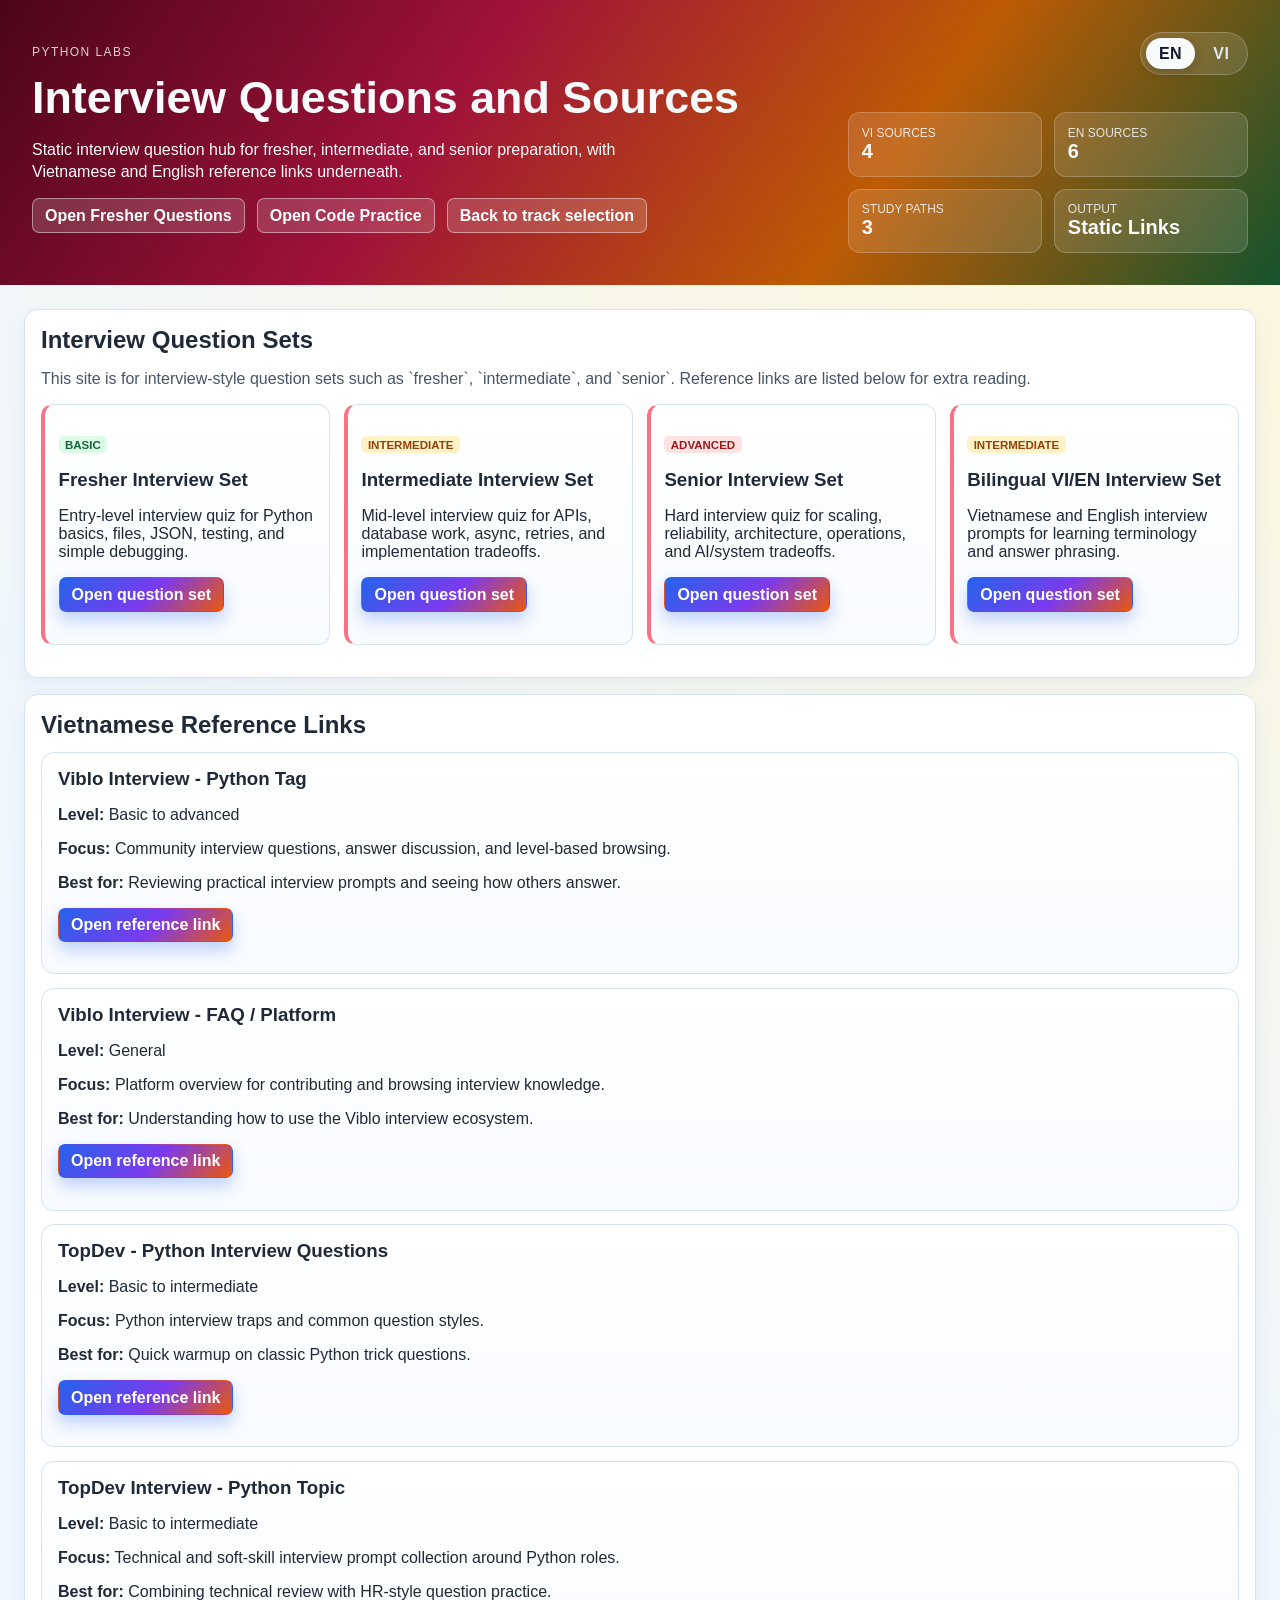
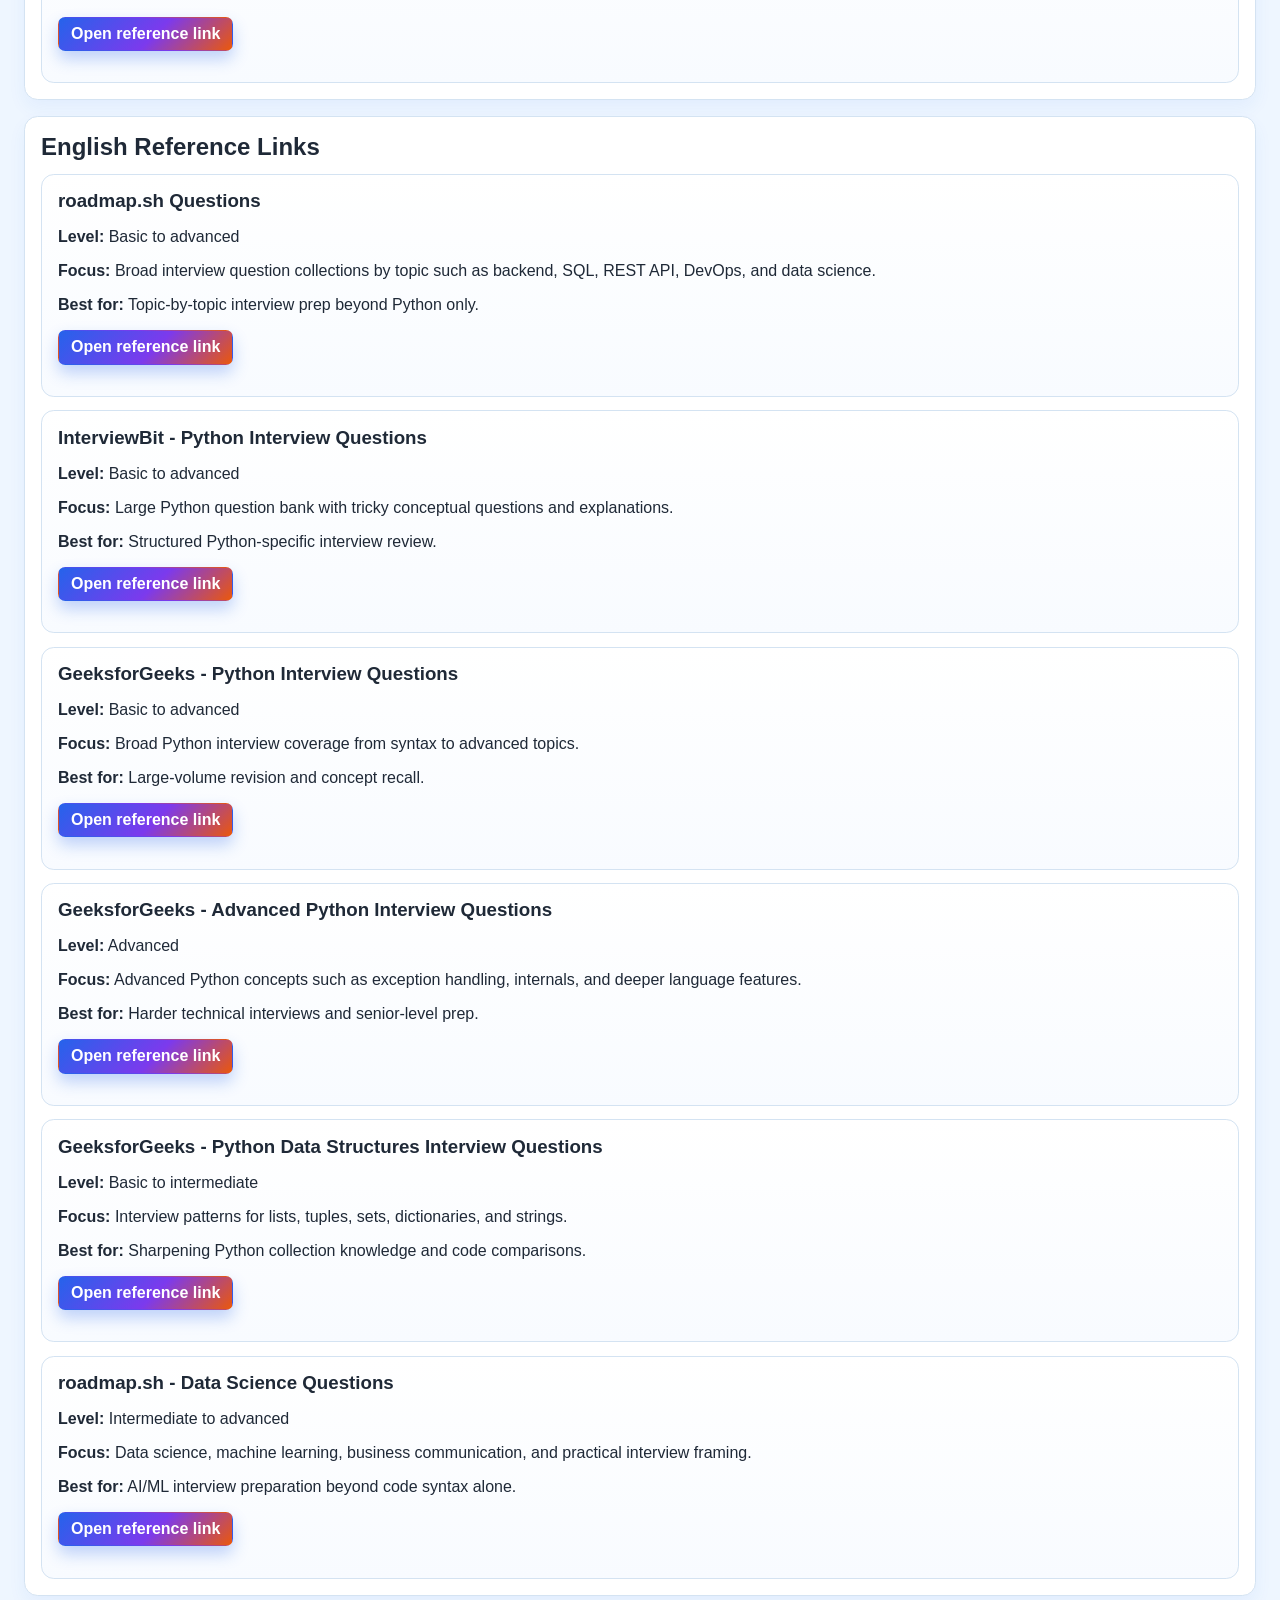
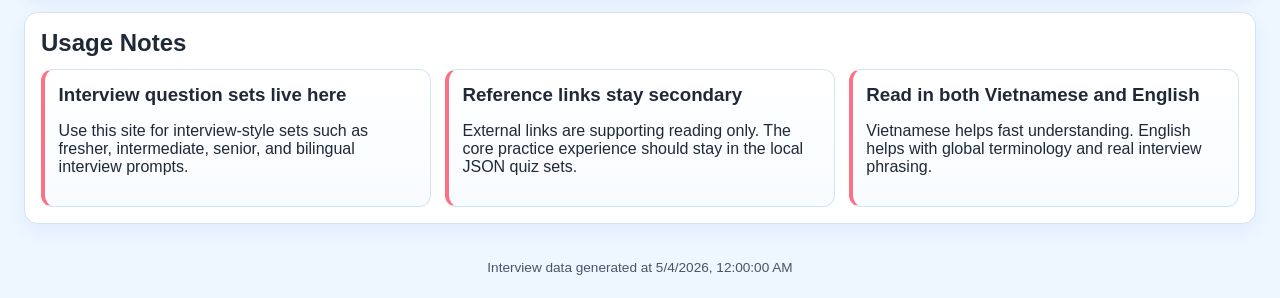
<file: site/interview-sources.html>
<!DOCTYPE html>
<html lang="en">
  <head>
    <meta charset="UTF-8" />
    <meta name="viewport" content="width=device-width, initial-scale=1.0" />
    <title>Interview Questions and Sources</title>
    <link rel="stylesheet" href="assets/styles.css" />
  </head>
  <body
    class="interview-body"
    data-page="interview-sources"
    data-source="data/interview-sources.json"
  >
    <header class="hero interview-hero">
      <div class="hero-content">
        <div class="lang-switch top-right" aria-label="Language switcher">
          <button type="button" class="lang-btn active" data-lang="en">EN</button>
          <button type="button" class="lang-btn" data-lang="vi">VI</button>
        </div>
        <p class="eyebrow" id="eyebrow">Python Labs</p>
        <h1 id="title">Interview Questions and Sources</h1>
        <p id="subtitle"></p>
        <div class="hero-actions">
          <a class="btn" id="heroPrimaryButton" href="interview-role-questions.html?set=fresher">Open Fresher Questions</a>
          <a class="btn" id="heroSecondaryButton" href="interview.html">Open Code Practice</a>
          <a class="btn" id="backButton" href="index.html">Back to track selection</a>
        </div>
      </div>
      <div class="stats" id="stats"></div>
    </header>

    <main>
      <section class="panel">
        <h2 id="sectionQuestionSets">Interview Question Sets</h2>
        <p class="page-note" id="sourcesNote">
          This site is for interview-style question sets such as `fresher`, `intermediate`, and `senior`. Reference links are listed below for extra reading.
        </p>
        <div id="sourceQuestionSets" class="cards compact-cards"></div>
      </section>

      <section class="panel">
        <h2 id="sectionVietnameseSources">Vietnamese Reference Links</h2>
        <div id="vietnameseSources" class="source-list"></div>
      </section>

      <section class="panel">
        <h2 id="sectionEnglishSources">English Reference Links</h2>
        <div id="englishSources" class="source-list"></div>
      </section>

      <section class="panel">
        <h2 id="sectionUsageNotes">Usage Notes</h2>
        <div id="sourceGuides" class="cards"></div>
      </section>
    </main>

    <footer><span id="generatedAt"></span></footer>
    <script src="assets/site.js"></script>
    <script src="assets/interview.js"></script>
  </body>
</html>
</file>
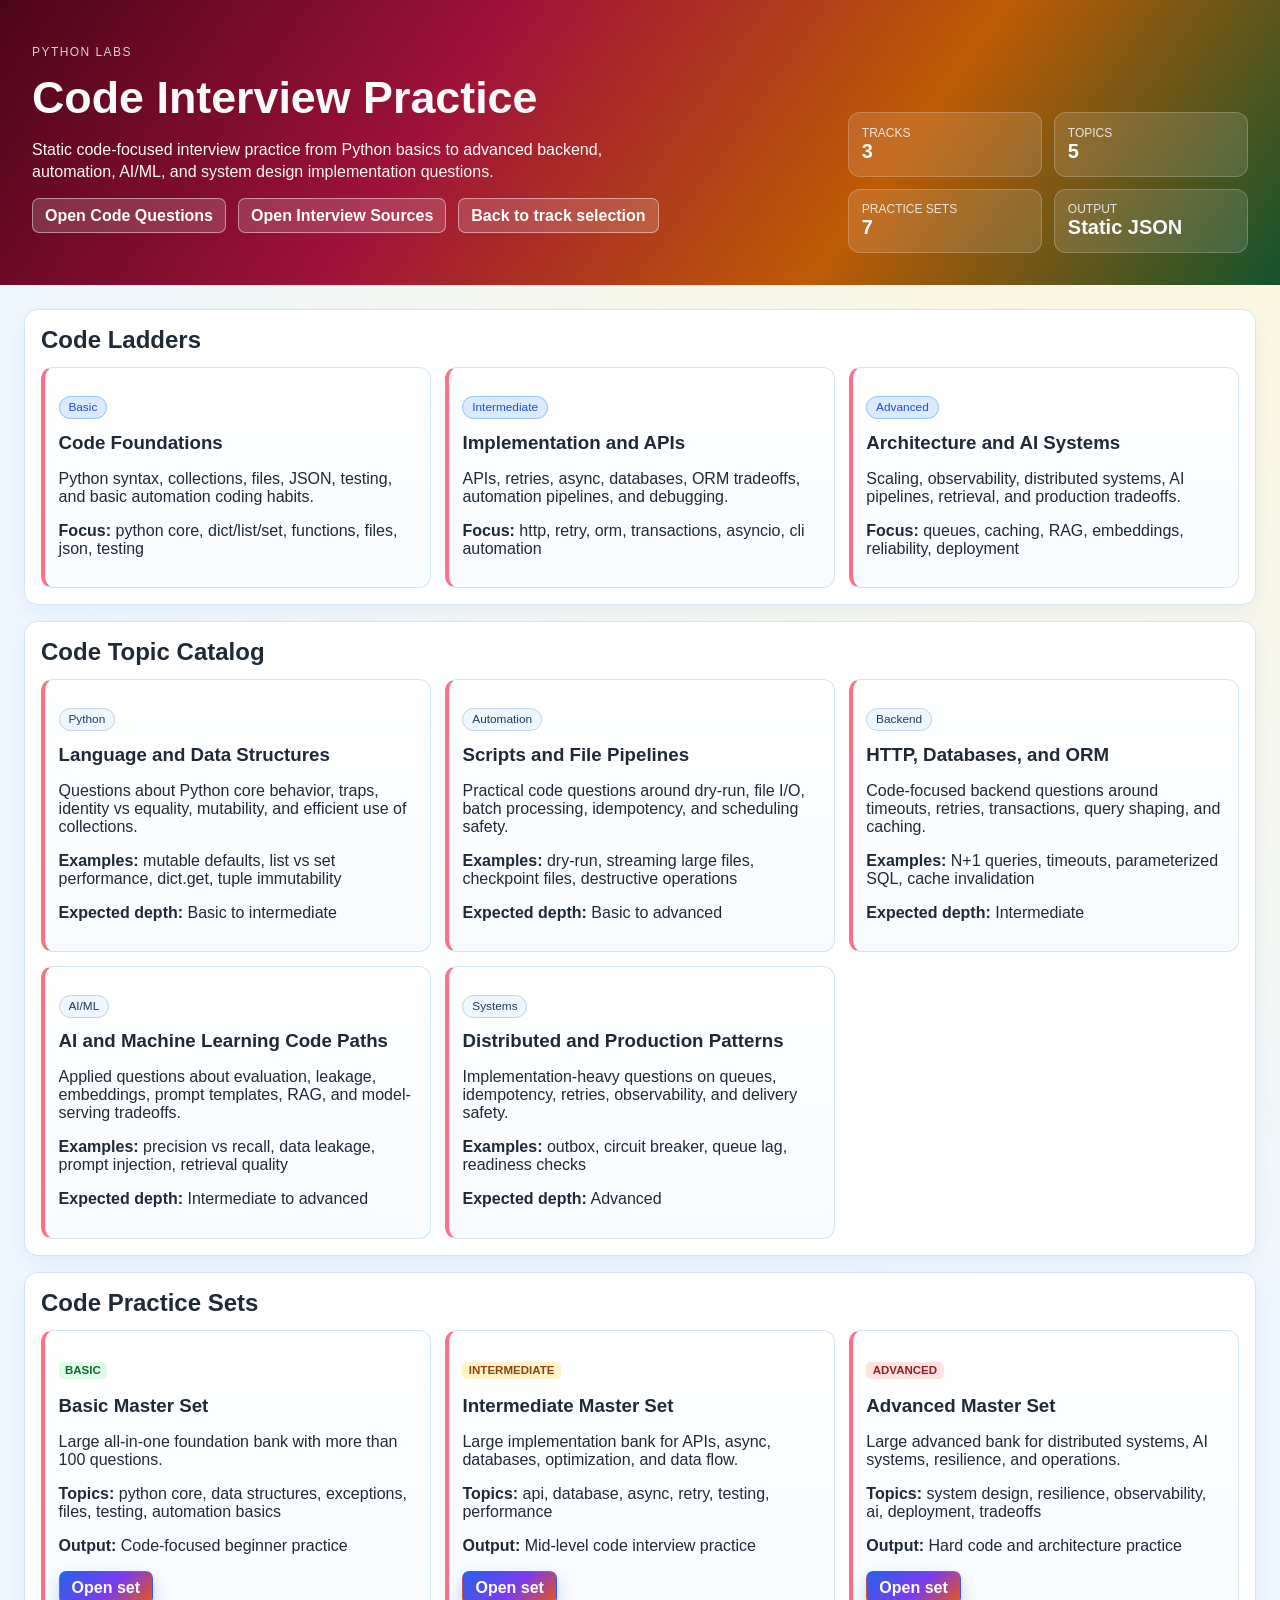
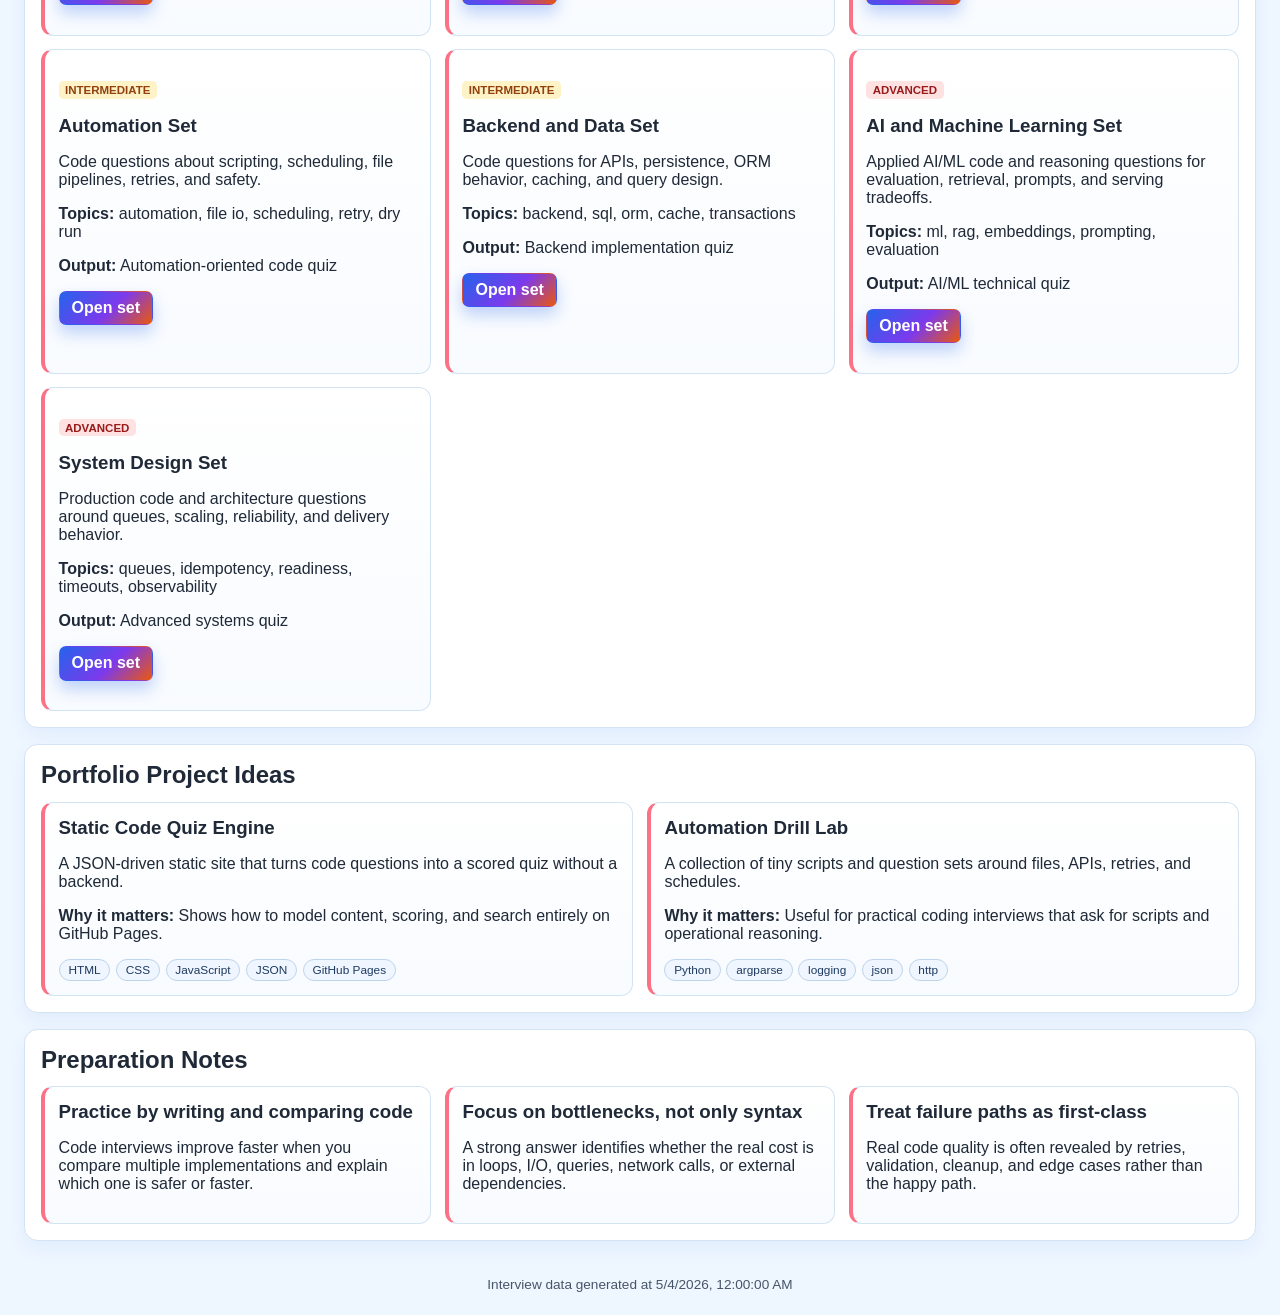
<file: site/interview.html>
<!DOCTYPE html>
<html lang="en">
  <head>
    <meta charset="UTF-8" />
    <meta name="viewport" content="width=device-width, initial-scale=1.0" />
    <title>Code Interview Practice</title>
    <link rel="stylesheet" href="assets/styles.css" />
  </head>
  <body
    class="interview-body"
    data-page="interview-catalog"
    data-source="data/interview-practice-catalog.json"
  >
    <header class="hero interview-hero">
      <div class="hero-content">
        <p class="eyebrow">Python Labs</p>
        <h1 id="title">Code Interview Practice</h1>
        <p id="subtitle"></p>
        <div class="hero-actions">
          <a class="btn" href="code-questions.html?set=basic">Open Code Questions</a>
          <a class="btn" href="interview-sources.html">Open Interview Sources</a>
          <a class="btn" href="index.html">Back to track selection</a>
        </div>
      </div>
      <div class="stats" id="stats"></div>
    </header>

    <main>
      <section class="panel">
        <h2>Code Ladders</h2>
        <div id="ladders" class="cards"></div>
      </section>

      <section class="panel">
        <h2>Code Topic Catalog</h2>
        <div id="topicCatalog" class="cards"></div>
      </section>

      <section class="panel">
        <h2>Code Practice Sets</h2>
        <div id="practiceSets" class="cards"></div>
      </section>

      <section class="panel">
        <h2>Portfolio Project Ideas</h2>
        <div id="projectIdeas" class="cards"></div>
      </section>

      <section class="panel">
        <h2>Preparation Notes</h2>
        <div id="prepNotes" class="cards"></div>
      </section>
    </main>

    <footer><span id="generatedAt"></span></footer>
    <script src="assets/interview.js"></script>
  </body>
</html>
</file>
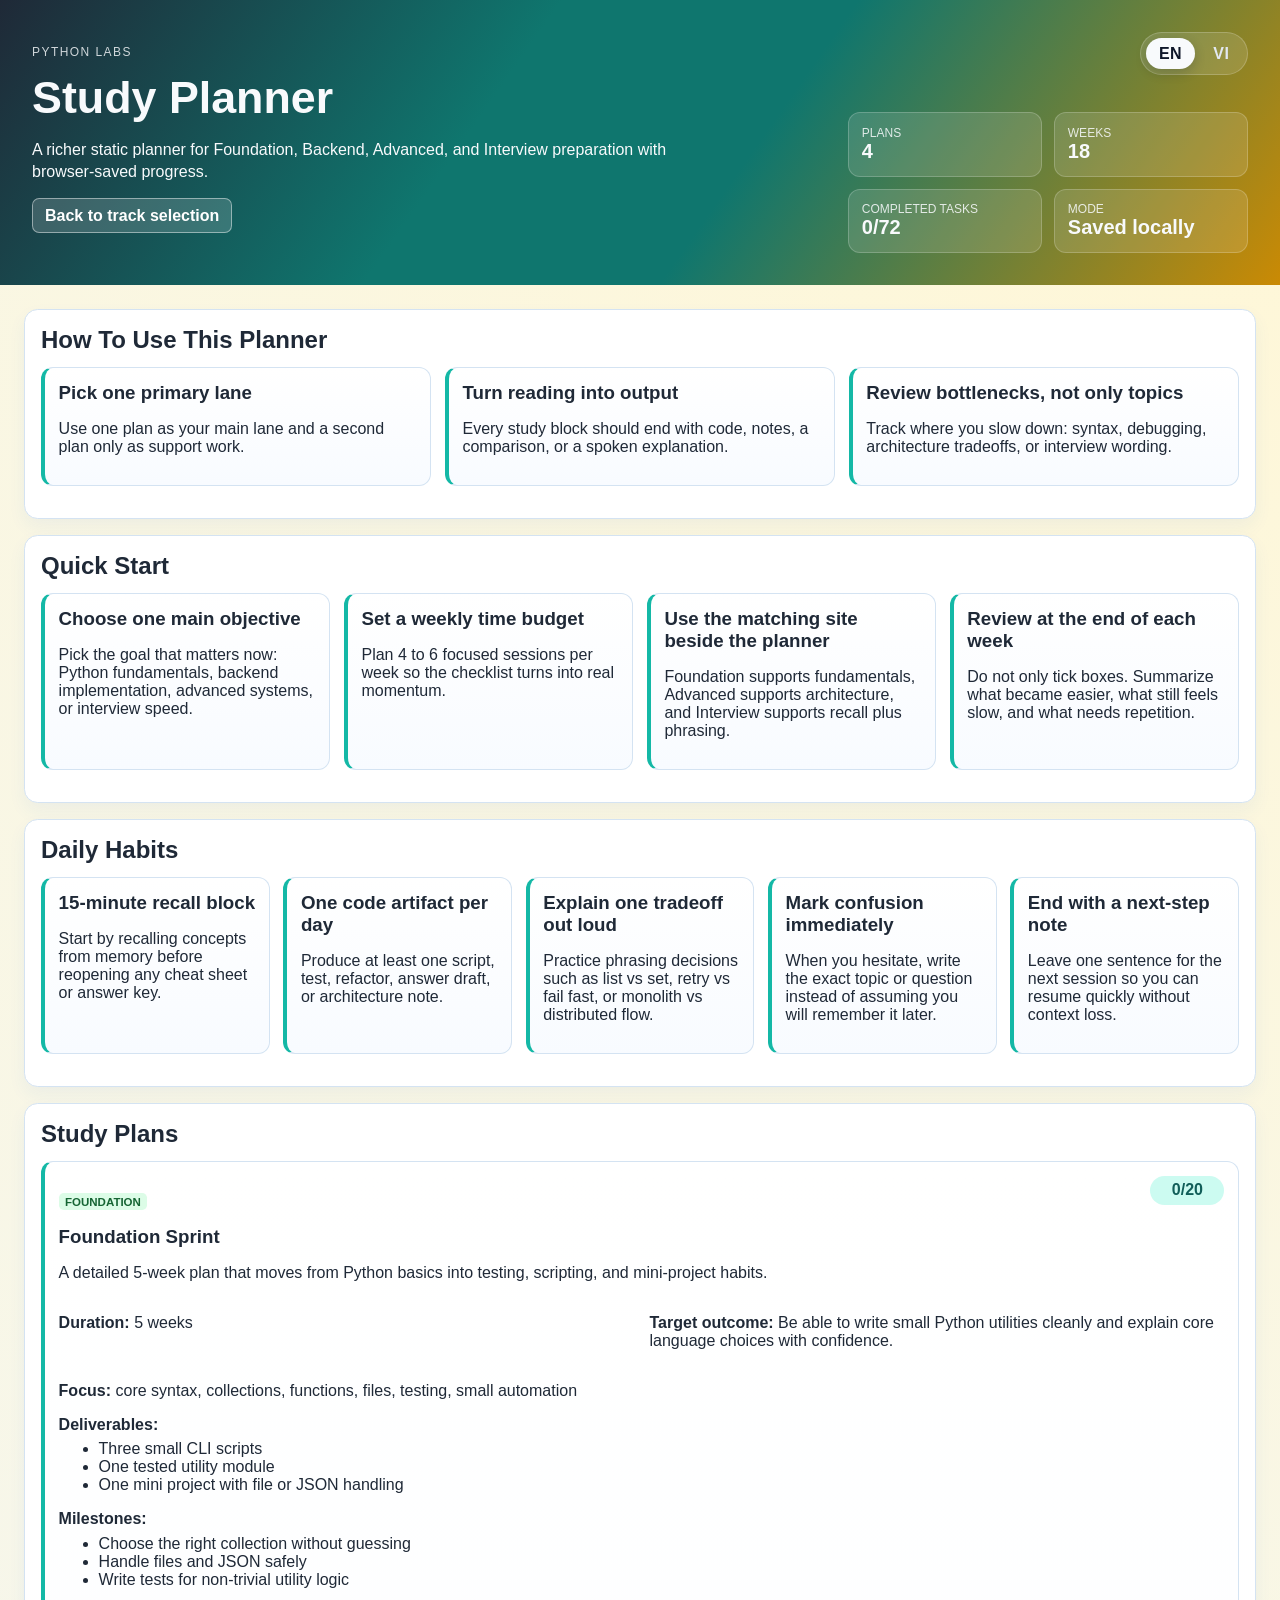
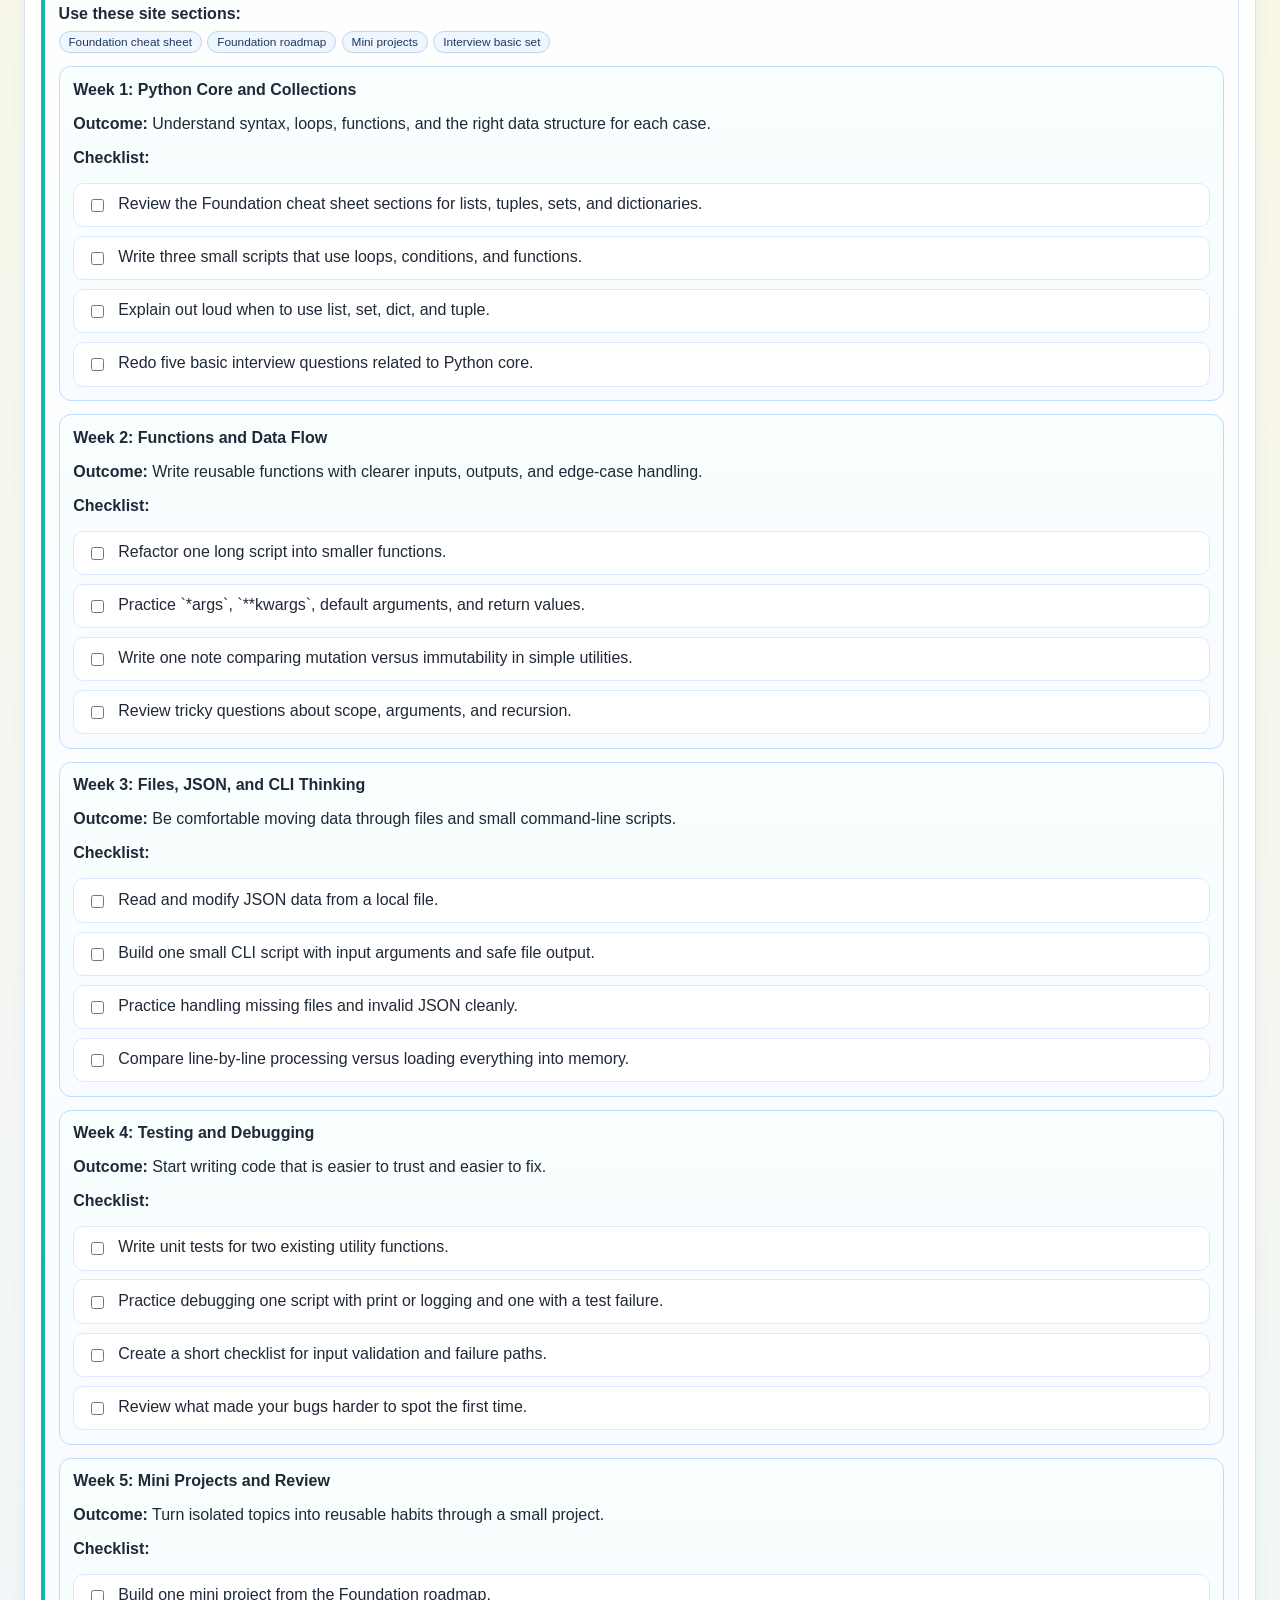
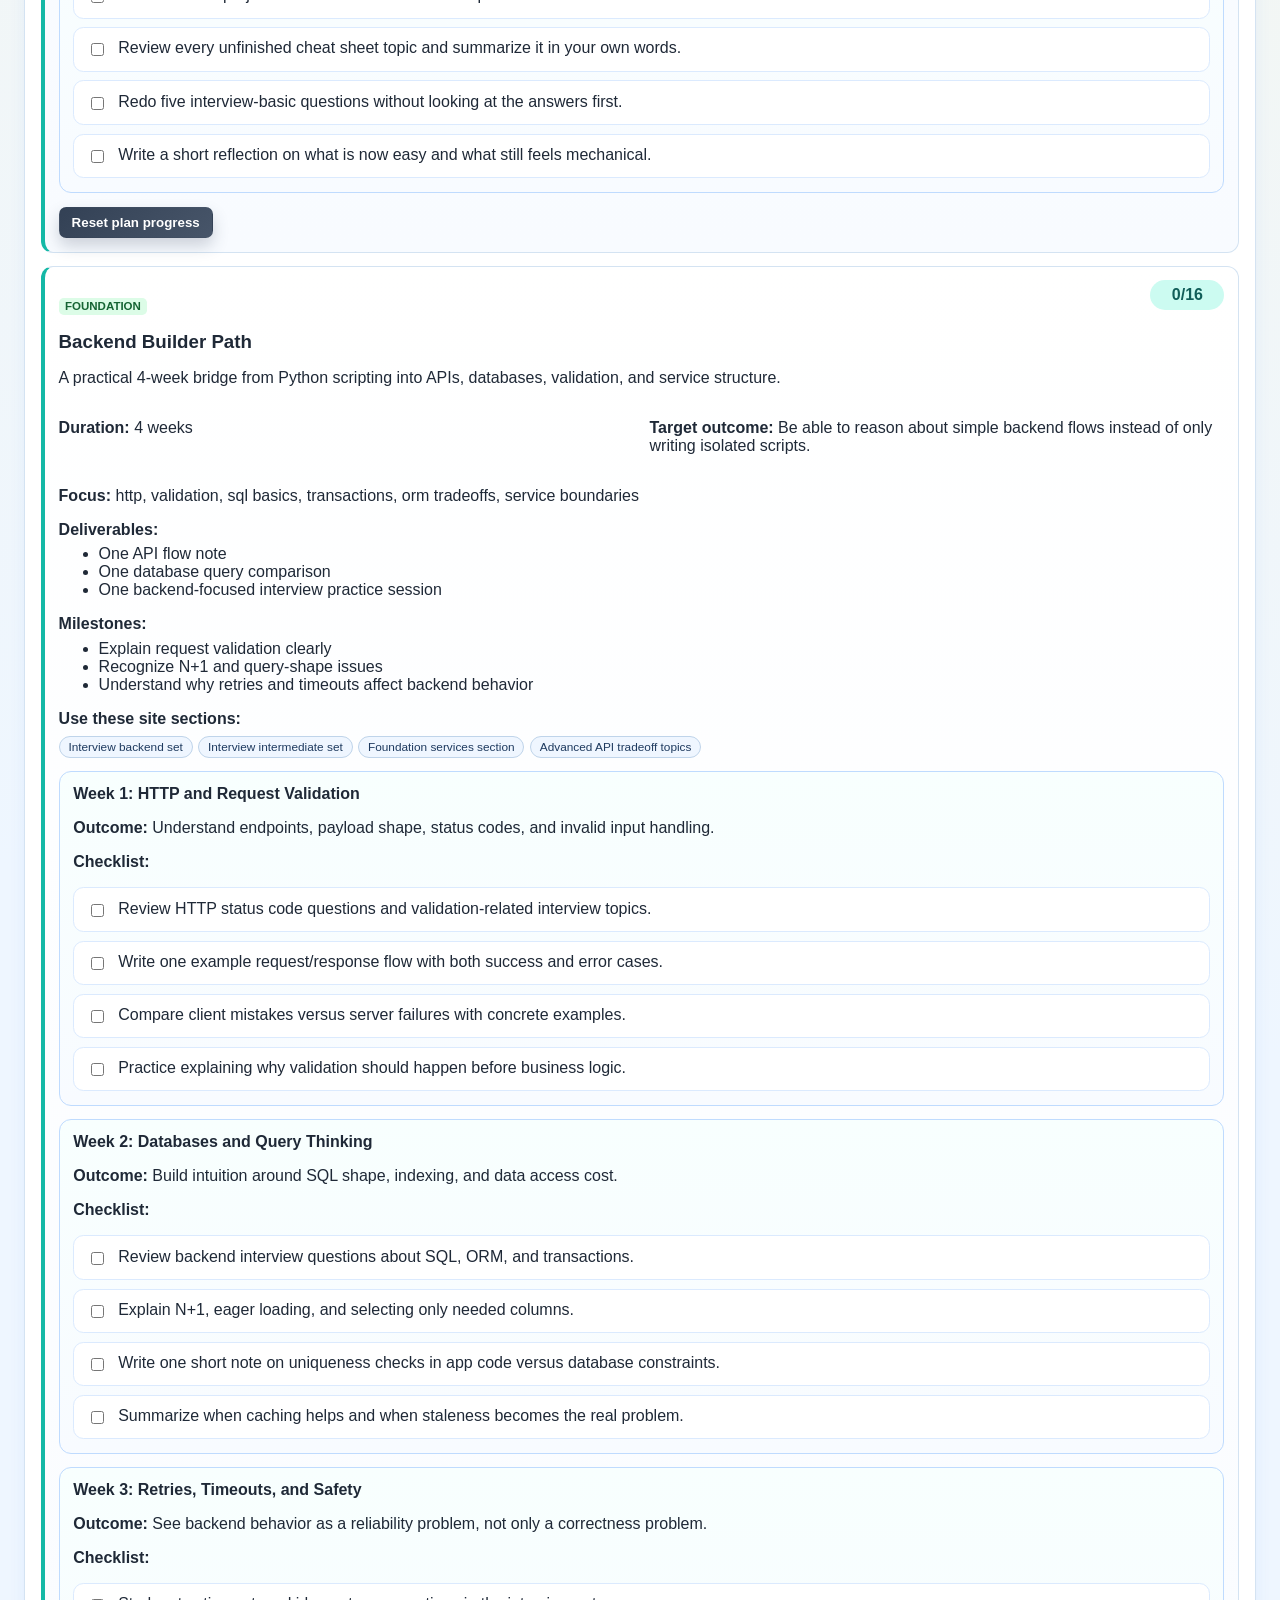
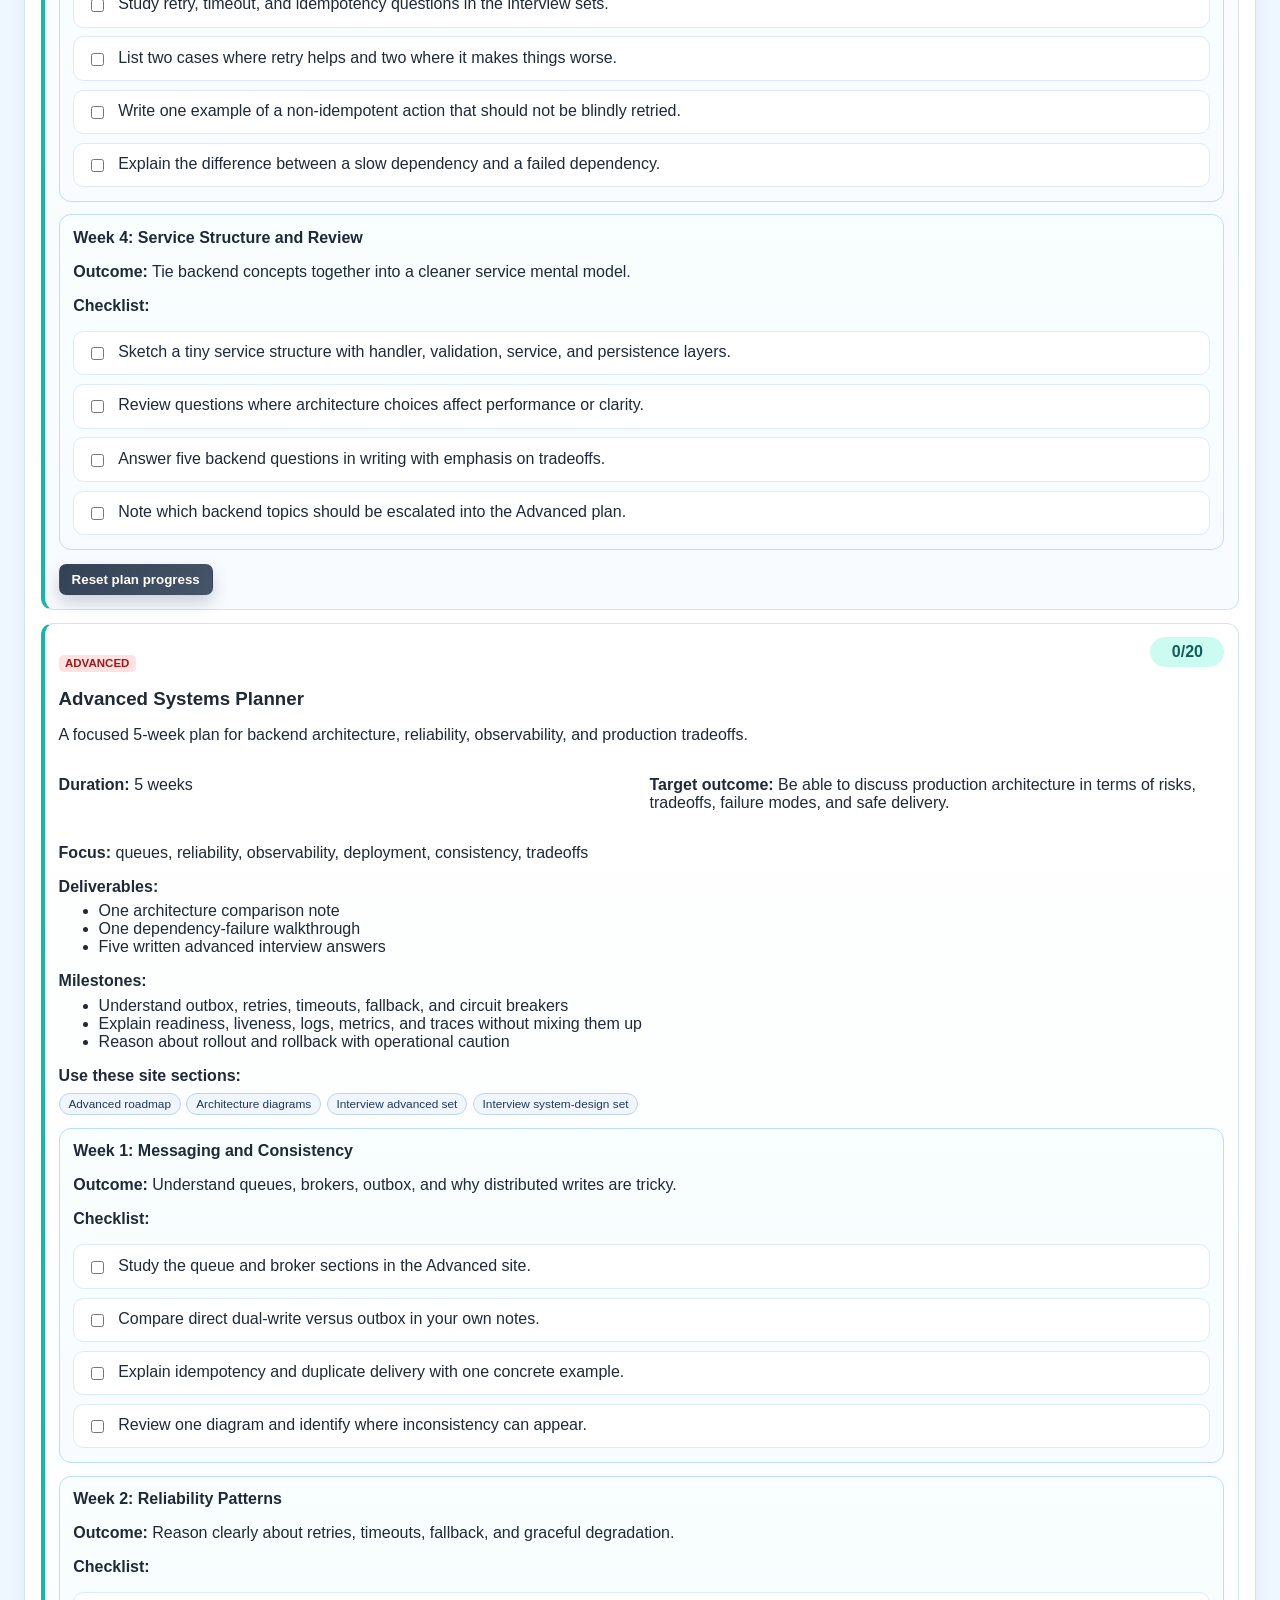
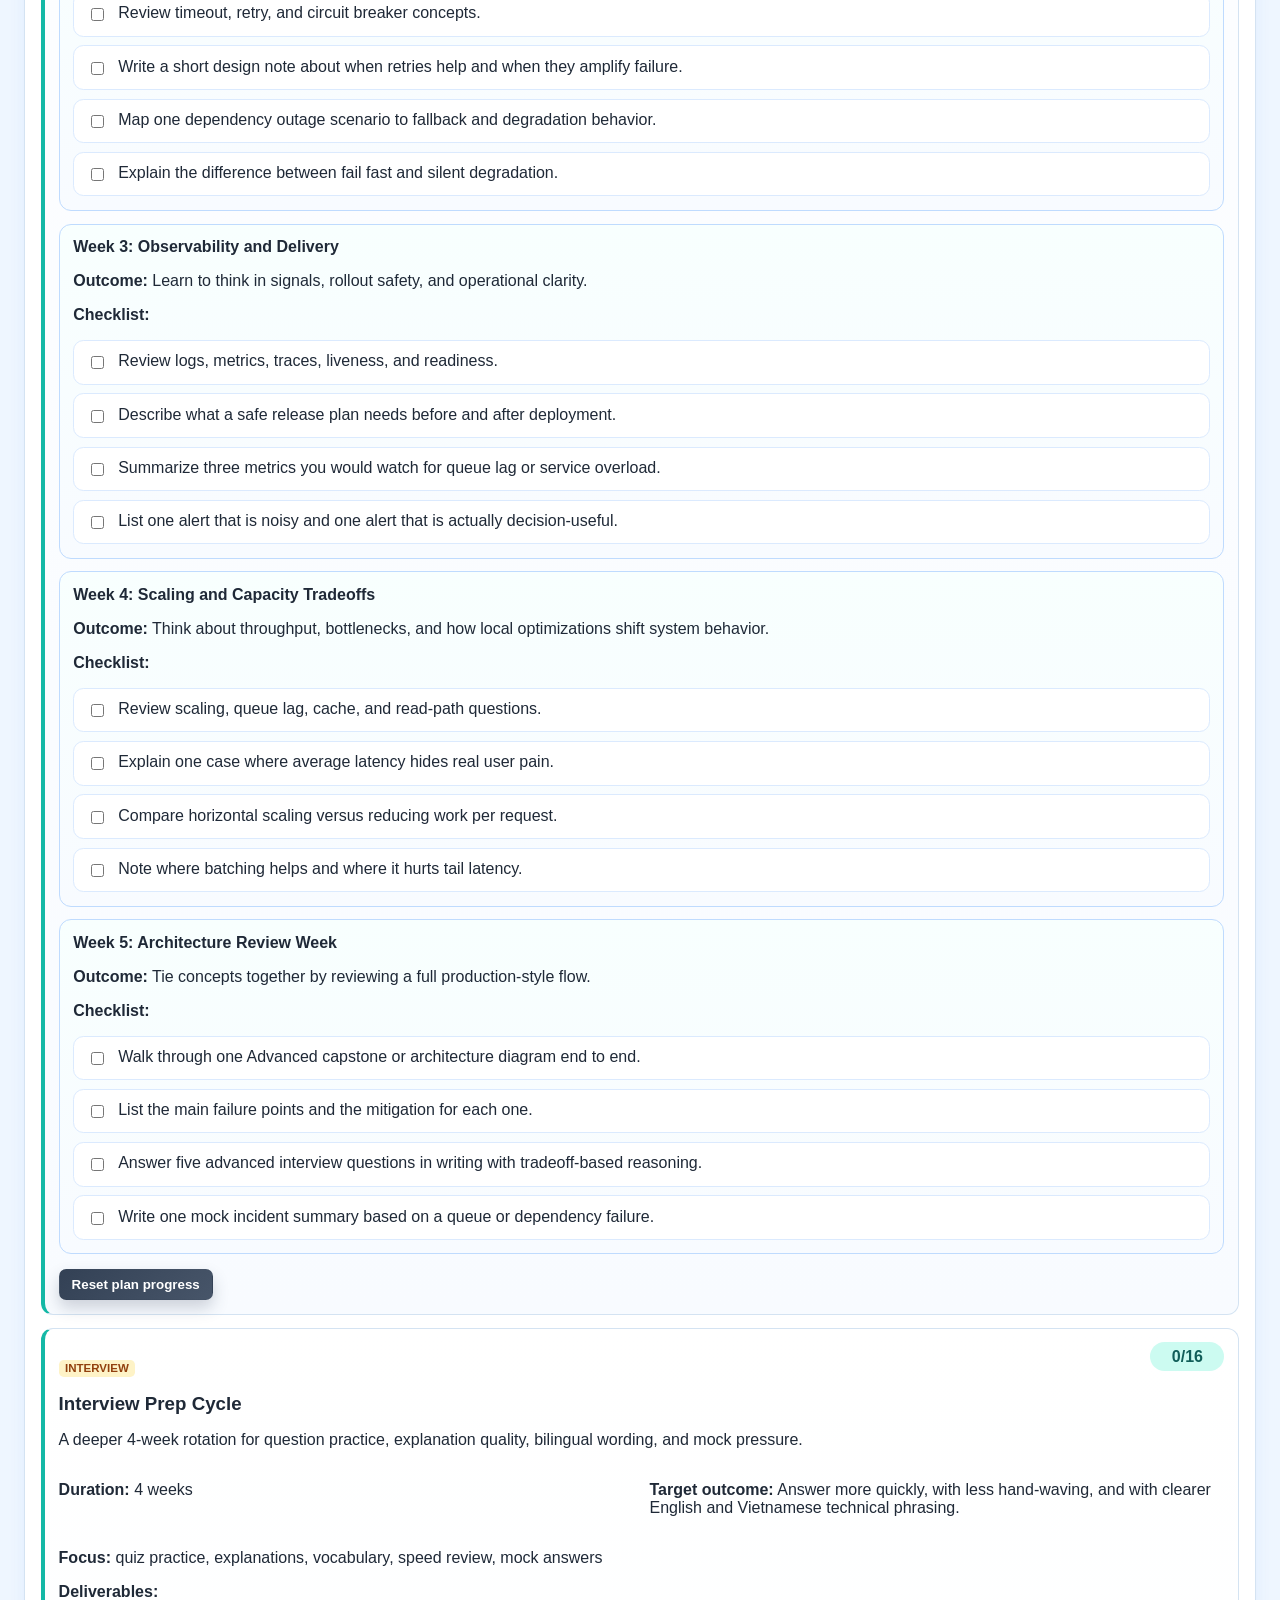
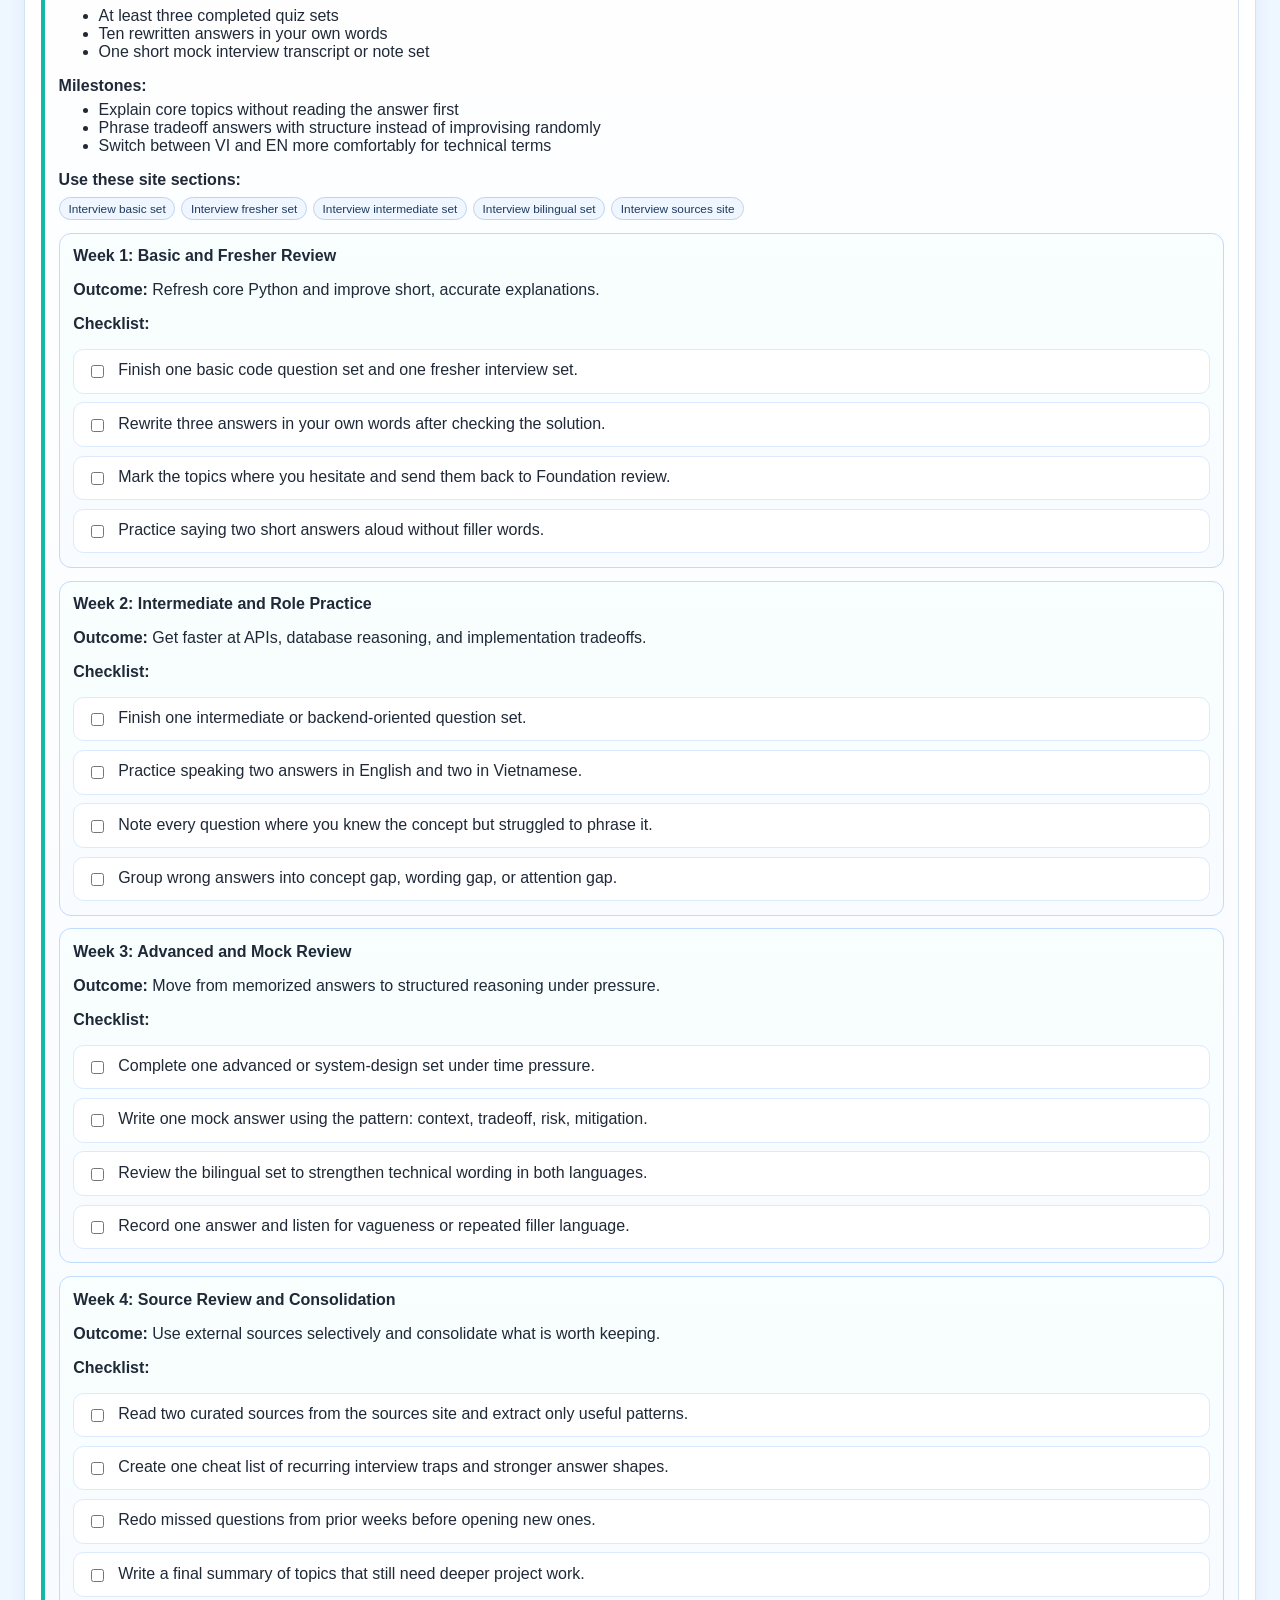
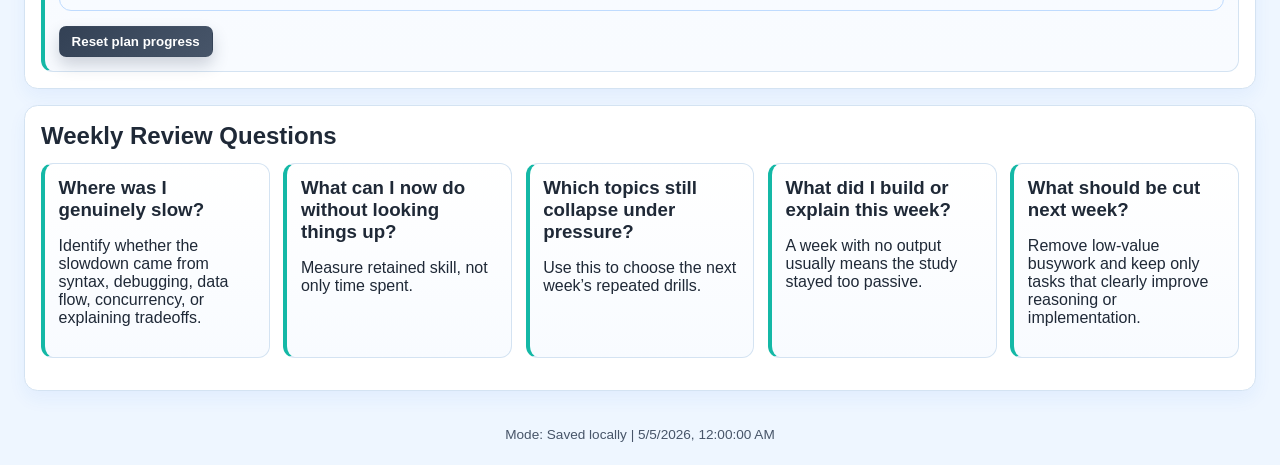
<file: site/planner.html>
<!DOCTYPE html>
<html lang="en">
  <head>
    <meta charset="UTF-8" />
    <meta name="viewport" content="width=device-width, initial-scale=1.0" />
    <title>Python Labs Study Planner</title>
    <link rel="stylesheet" href="assets/styles.css" />
  </head>
  <body data-page="planner" data-source="data/planner.json">
    <header class="hero planner-hero">
      <div class="hero-content">
        <div class="lang-switch top-right" aria-label="Language switcher">
          <button type="button" class="lang-btn active" data-lang="en">EN</button>
          <button type="button" class="lang-btn" data-lang="vi">VI</button>
        </div>
        <p class="eyebrow" id="eyebrow">Python Labs</p>
        <h1 id="title">Study Planner</h1>
        <p id="subtitle"></p>
        <div class="hero-actions">
          <a class="btn" id="backButton" href="index.html">Back to track selection</a>
        </div>
      </div>
      <div class="stats" id="stats"></div>
    </header>

    <main>
      <section class="panel">
        <h2 id="sectionHighlights">How To Use This Planner</h2>
        <div id="highlights" class="cards compact-cards"></div>
      </section>

      <section class="panel">
        <h2 id="sectionQuickStart">Quick Start</h2>
        <div id="quickStart" class="cards compact-cards"></div>
      </section>

      <section class="panel">
        <h2 id="sectionHabits">Daily Habits</h2>
        <div id="habits" class="cards compact-cards"></div>
      </section>

      <section class="panel">
        <h2 id="sectionPlans">Study Plans</h2>
        <div id="plans" class="timeline"></div>
      </section>

      <section class="panel">
        <h2 id="sectionReview">Weekly Review Questions</h2>
        <div id="reviewQuestions" class="cards compact-cards"></div>
      </section>
    </main>

    <footer><span id="generatedAt"></span></footer>
    <script src="assets/site.js"></script>
    <script src="assets/planner.js"></script>
  </body>
</html>
</file>
<file: site/assets/styles.css>
:root {
  --bg: #f3f8ff;
  --surface: #ffffff;
  --ink: #1f2937;
  --muted: #475569;
  --brand: #0d9488;
  --brand-2: #2563eb;
  --accent: #ea580c;
  --line: #d4e3f2;
}

* {
  box-sizing: border-box;
}

body {
  margin: 0;
  font-family: "IBM Plex Sans", "Segoe UI", sans-serif;
  color: var(--ink);
  background: radial-gradient(circle at top right, #fff7d6 0%, #eef6ff 42%), var(--bg);
}

.hero {
  position: relative;
  display: grid;
  grid-template-columns: 2fr 1fr;
  gap: 1rem;
  padding: 2rem;
  background: linear-gradient(120deg, #14532d 0%, #0f766e 45%, #0c4a6e 100%);
  color: #f8fafc;
}

.hero-content {
  min-width: 0;
}

.landing-hero {
  grid-template-columns: 1fr;
}

.advanced-hero {
  background: linear-gradient(125deg, #312e81 0%, #1e3a8a 50%, #0c4a6e 100%);
}

.interview-hero {
  background: linear-gradient(125deg, #4c0519 0%, #9f1239 35%, #be5b04 68%, #14532d 100%);
}

.planner-hero {
  background: linear-gradient(125deg, #1f2937 0%, #0f766e 38%, #0f766e 58%, #ca8a04 100%);
}

.hero h1 {
  margin: 0.2rem 0 0.6rem;
  font-family: "Space Grotesk", "Trebuchet MS", sans-serif;
  font-size: clamp(1.9rem, 4vw, 2.8rem);
}

.hero p {
  max-width: 72ch;
  line-height: 1.35;
}

.hero-actions {
  display: flex;
  flex-wrap: wrap;
  gap: 0.75rem;
  align-items: center;
  margin-top: 1rem;
}

.eyebrow {
  text-transform: uppercase;
  letter-spacing: 0.12em;
  font-size: 0.75rem;
  opacity: 0.82;
}

.hero-note {
  margin: 0.2rem 0 0;
  color: rgba(248, 250, 252, 0.92);
  line-height: 1.4;
}

.lang-switch {
  display: inline-flex;
  align-items: center;
  gap: 0.35rem;
  padding: 0.3rem;
  border-radius: 999px;
  background: rgba(255, 255, 255, 0.12);
  border: 1px solid rgba(255, 255, 255, 0.2);
}

.lang-switch.top-right {
  position: absolute;
  top: 2rem;
  right: 2rem;
  z-index: 5;
}

.lang-btn {
  border: 0;
  border-radius: 999px;
  padding: 0.42rem 0.8rem;
  font: inherit;
  font-weight: 700;
  letter-spacing: 0.03em;
  color: #e2e8f0;
  background: transparent;
  cursor: pointer;
}

.lang-btn.active {
  color: #0f172a;
  background: #f8fafc;
  box-shadow: 0 4px 12px rgba(15, 23, 42, 0.2);
}

.lang-btn:not(.active):hover {
  background: rgba(255, 255, 255, 0.12);
}

.stats {
  display: grid;
  grid-template-columns: repeat(2, minmax(130px, 1fr));
  gap: 0.75rem;
  align-content: start;
  padding-top: 5rem;
}

.stat-card {
  background: rgba(255, 255, 255, 0.12);
  border: 1px solid rgba(255, 255, 255, 0.2);
  border-radius: 0.75rem;
  padding: 0.8rem;
}

.stat-label {
  font-size: 0.75rem;
  text-transform: uppercase;
  opacity: 0.86;
}

.stat-value {
  font-size: 1.25rem;
  font-weight: 700;
}

main {
  padding: 1.5rem;
  display: grid;
  gap: 1rem;
}

.panel {
  background: var(--surface);
  border: 1px solid var(--line);
  border-radius: 0.85rem;
  padding: 1rem;
  box-shadow: 0 8px 18px rgba(37, 99, 235, 0.06);
}

.panel h2 {
  margin: 0 0 0.8rem;
  font-family: "Space Grotesk", "Trebuchet MS", sans-serif;
}

.cards {
  display: grid;
  grid-template-columns: repeat(auto-fit, minmax(300px, 1fr));
  gap: 0.85rem;
}

.compact-cards {
  grid-template-columns: repeat(auto-fit, minmax(220px, 1fr));
  margin-bottom: 1rem;
}

#cheatsheet.cards {
  grid-template-columns: repeat(2, minmax(0, 1fr));
}

.two-cols {
  grid-template-columns: repeat(auto-fit, minmax(260px, 1fr));
}

.landing-grid {
  grid-template-columns: repeat(4, minmax(0, 1fr));
}

.landing-card {
  position: relative;
  min-height: 220px;
  padding-bottom: 5rem;
}

.landing-card p {
  margin-top: 0;
}

.landing-card-action {
  position: absolute;
  right: 0.85rem;
  bottom: 0.85rem;
  margin: 0;
  padding: 0;
}

.landing-card > :last-child {
  margin-bottom: 0;
}

.service-card,
.timeline-item,
.cheat-item,
.question-card {
  border: 1px solid var(--line);
  border-radius: 0.75rem;
  background: linear-gradient(180deg, #ffffff 0%, #f8fbff 100%);
  padding: 0.85rem;
}

.roadmap-actions {
  margin-top: 0.65rem;
  display: flex;
  flex-wrap: wrap;
  gap: 0.7rem;
  align-items: center;
}

.roadmap-actions label {
  font-size: 0.9rem;
  color: #334155;
}

.run-example-btn {
  border: 1px solid transparent;
  color: #ffffff;
  background: linear-gradient(135deg, #0ea5e9 0%, #2563eb 60%, #7c3aed 100%);
  padding: 0.35rem 0.65rem;
  border-radius: 0.45rem;
  font-weight: 600;
  cursor: pointer;
}

.run-example-btn:hover {
  filter: saturate(1.08);
}

.cheat-item {
  border-left: 4px solid #60a5fa;
}

.service-card h3,
.timeline-item h3,
.cheat-item h3 {
  margin: 0 0 0.45rem;
}

.timeline {
  display: grid;
  gap: 0.8rem;
}

pre {
  margin: 0.5rem 0;
  overflow-x: auto;
  background: linear-gradient(110deg, #0b1020 0%, #0b1947 100%);
  color: #e2e8f0;
  border-radius: 0.5rem;
  padding: 0.65rem;
  font-size: 0.82rem;
}

pre code {
  white-space: pre-wrap;
  word-break: break-word;
}

.tags {
  display: flex;
  flex-wrap: wrap;
  gap: 0.35rem;
  margin-top: 0.5rem;
}

.tag {
  border-radius: 999px;
  padding: 0.2rem 0.55rem;
  font-size: 0.74rem;
  border: 1px solid #bfd4ea;
  color: #1e3a5f;
  background: #eff6ff;
}

.tag.category {
  background: #dbeafe;
  border-color: #93c5fd;
  color: #1d4ed8;
}

.level {
  display: inline-block;
  border-radius: 0.3rem;
  padding: 0.16rem 0.4rem;
  font-size: 0.72rem;
  text-transform: uppercase;
  font-weight: 700;
}

.level.basic {
  background: #dcfce7;
  color: #166534;
}

.level.intermediate {
  background: #fef3c7;
  color: #92400e;
}

.level.advanced {
  background: #fee2e2;
  color: #991b1b;
}

.btn {
  display: inline-block;
  text-decoration: none;
  border: 1px solid transparent;
  color: #ffffff;
  background: linear-gradient(135deg, #2563eb 0%, #7c3aed 55%, #ea580c 100%);
  padding: 0.45rem 0.75rem;
  border-radius: 0.45rem;
  font-weight: 600;
  box-shadow: 0 8px 16px rgba(37, 99, 235, 0.28);
  transition: transform 0.15s ease, box-shadow 0.15s ease, filter 0.15s ease;
}

.btn:hover {
  transform: translateY(-1px);
  box-shadow: 0 10px 18px rgba(124, 58, 237, 0.32);
  filter: saturate(1.08);
}

.secondary-btn {
  background: linear-gradient(135deg, #334155 0%, #475569 100%);
  box-shadow: 0 8px 16px rgba(51, 65, 85, 0.22);
}

.page-note {
  color: var(--muted);
}

.interview-card {
  border-left: 4px solid #fb7185;
}

.planner-card,
.planner-plan {
  border-left: 4px solid #14b8a6;
}

.planner-plan-header {
  display: flex;
  justify-content: space-between;
  gap: 1rem;
  align-items: flex-start;
}

.planner-progress-chip {
  min-width: 74px;
  text-align: center;
  border-radius: 999px;
  padding: 0.35rem 0.7rem;
  background: #ccfbf1;
  color: #115e59;
  font-weight: 700;
}

.planner-weeks {
  display: grid;
  gap: 0.8rem;
  margin-top: 0.8rem;
}

.planner-grid {
  display: grid;
  grid-template-columns: repeat(auto-fit, minmax(220px, 1fr));
  gap: 0.6rem 1rem;
}

.planner-subsection {
  margin-top: 0.8rem;
}

.planner-subsection p {
  margin-bottom: 0.4rem;
}

.planner-subsection ul {
  margin: 0.35rem 0 0;
}

.planner-week {
  border: 1px solid #bfdbfe;
  border-radius: 0.75rem;
  background: linear-gradient(180deg, #f8fffe 0%, #f8fbff 100%);
  padding: 0.85rem;
}

.planner-week h4 {
  margin: 0;
}

.planner-task-list {
  display: grid;
  gap: 0.55rem;
}

.planner-task {
  display: flex;
  gap: 0.7rem;
  align-items: flex-start;
  border: 1px solid #dbeafe;
  border-radius: 0.65rem;
  background: #ffffff;
  padding: 0.7rem 0.8rem;
}

.planner-task input {
  margin-top: 0.25rem;
}

.planner-task:has(input:checked) {
  border-color: #99f6e4;
  background: #f0fdfa;
}

.planner-actions {
  margin: 0.9rem 0 0;
}

.compact-card {
  padding-bottom: 1rem;
}

.active-set {
  box-shadow: 0 12px 28px rgba(190, 24, 93, 0.16);
  border-color: #fb7185;
}

.filter-bar {
  display: flex;
  flex-wrap: wrap;
  gap: 0.55rem;
  margin: 1rem 0;
}

.search-bar {
  display: grid;
  gap: 0.5rem;
  margin: 0.9rem 0 0.3rem;
}

.search-input {
  width: 100%;
  border: 1px solid #cbd5e1;
  border-radius: 0.7rem;
  padding: 0.8rem 0.95rem;
  font: inherit;
  background: #ffffff;
}

.search-meta {
  color: #64748b;
  font-size: 0.9rem;
}

.source-list {
  display: grid;
  gap: 0.85rem;
}

.source-row {
  border: 1px solid var(--line);
  border-radius: 0.8rem;
  background: linear-gradient(180deg, #ffffff 0%, #f8fbff 100%);
  padding: 0.95rem 1rem;
}

.source-row h3 {
  margin: 0 0 0.45rem;
}

.filter-btn {
  border: 1px solid #fda4af;
  background: #fff1f2;
  color: #881337;
  border-radius: 999px;
  padding: 0.45rem 0.8rem;
  cursor: pointer;
  font-weight: 600;
}

.filter-btn.active {
  background: linear-gradient(135deg, #e11d48 0%, #fb7185 100%);
  color: #ffffff;
  border-color: transparent;
}

.question-list {
  display: grid;
  gap: 0.9rem;
}

.quiz-summary {
  display: grid;
  grid-template-columns: repeat(auto-fit, minmax(150px, 1fr));
  gap: 0.75rem;
  margin: 1rem 0;
}

.summary-card {
  border: 1px solid #dbe4f0;
  border-radius: 0.75rem;
  background: linear-gradient(180deg, #fff7ed 0%, #ffffff 100%);
  padding: 0.8rem;
}

.summary-label {
  font-size: 0.78rem;
  text-transform: uppercase;
  color: #64748b;
}

.summary-value {
  margin-top: 0.2rem;
  font-size: 1.15rem;
  font-weight: 700;
}

.quiz-toolbar {
  display: flex;
  flex-wrap: wrap;
  gap: 0.75rem;
  margin-bottom: 1rem;
}

.question-card {
  border-left: 4px solid #f97316;
}

.question-language {
  margin: 0.4rem 0 0.75rem;
  display: grid;
  gap: 0.45rem;
}

.language-row {
  border: 1px solid #e2e8f0;
  border-radius: 0.6rem;
  background: #f8fafc;
  padding: 0.65rem 0.75rem;
}

.language-label {
  display: inline-block;
  margin-right: 0.45rem;
  font-size: 0.75rem;
  text-transform: uppercase;
  color: #475569;
  font-weight: 700;
}

.question-meta {
  display: flex;
  flex-wrap: wrap;
  gap: 0.45rem;
  align-items: center;
  margin-bottom: 0.7rem;
}

.question-index {
  font-size: 0.8rem;
  color: #475569;
  font-weight: 700;
}

.question-options {
  display: grid;
  gap: 0.45rem;
  margin: 0.8rem 0;
}

.option-item {
  border: 1px solid #fed7aa;
  background: #fff7ed;
  border-radius: 0.6rem;
  padding: 0.7rem 0.85rem;
}

.option-item label {
  display: flex;
  gap: 0.65rem;
  align-items: flex-start;
  cursor: pointer;
}

.option-item input {
  margin-top: 0.15rem;
}

.option-item.correct-option {
  border-color: #86efac;
  background: #f0fdf4;
}

.option-item.wrong-option {
  border-color: #fda4af;
  background: #fff1f2;
}

.reveal-btn {
  margin-top: 0.2rem;
}

.question-actions {
  display: flex;
  flex-wrap: wrap;
  gap: 0.75rem;
  align-items: center;
}

.result-badge {
  border-radius: 999px;
  padding: 0.28rem 0.7rem;
  font-size: 0.78rem;
  font-weight: 700;
}

.result-badge.pending {
  background: #e2e8f0;
  color: #334155;
}

.result-badge.correct {
  background: #dcfce7;
  color: #166534;
}

.result-badge.wrong {
  background: #fee2e2;
  color: #991b1b;
}

.answer-panel {
  margin-top: 0.85rem;
  border-top: 1px solid #e2e8f0;
  padding-top: 0.85rem;
}

.compare-box {
  border: 1px solid #cbd5e1;
  background: #f8fafc;
  border-radius: 0.6rem;
  padding: 0.75rem;
}

.compare-box ul {
  margin-bottom: 0;
}

.hero .btn {
  background: rgba(255, 255, 255, 0.16);
  border-color: rgba(255, 255, 255, 0.45);
  box-shadow: none;
}

.hero .btn:hover {
  box-shadow: none;
}

footer {
  color: var(--muted);
  text-align: center;
  padding: 0.8rem 1rem 1.4rem;
  font-size: 0.85rem;
}

.console-panel {
  margin: 0 1.5rem 1rem;
}

.diagram-card img {
  display: block;
  width: 100%;
  border: 1px solid #cbd5e1;
  border-radius: 0.5rem;
  background: #ffffff;
}

@media (max-width: 920px) {
  .hero {
    grid-template-columns: 1fr;
  }

  .hero-content {
    padding-top: 3.7rem;
  }

  .lang-switch.top-right {
    top: 1rem;
    right: 1rem;
  }

  .stats {
    padding-top: 0;
  }
}

@media (max-width: 1180px) {
  #cheatsheet.cards {
    grid-template-columns: 1fr;
  }

  .landing-grid {
    grid-template-columns: repeat(2, minmax(0, 1fr));
  }
}

@media (max-width: 640px) {
  .hero-actions {
    align-items: stretch;
  }

  .lang-switch {
    width: fit-content;
  }

  .hero-content {
    padding-top: 3.9rem;
  }

  .lang-switch.top-right {
    top: 1rem;
    right: 1rem;
  }

  .planner-plan-header {
    flex-direction: column;
  }

  .landing-grid {
    grid-template-columns: 1fr;
  }
}
</file>
